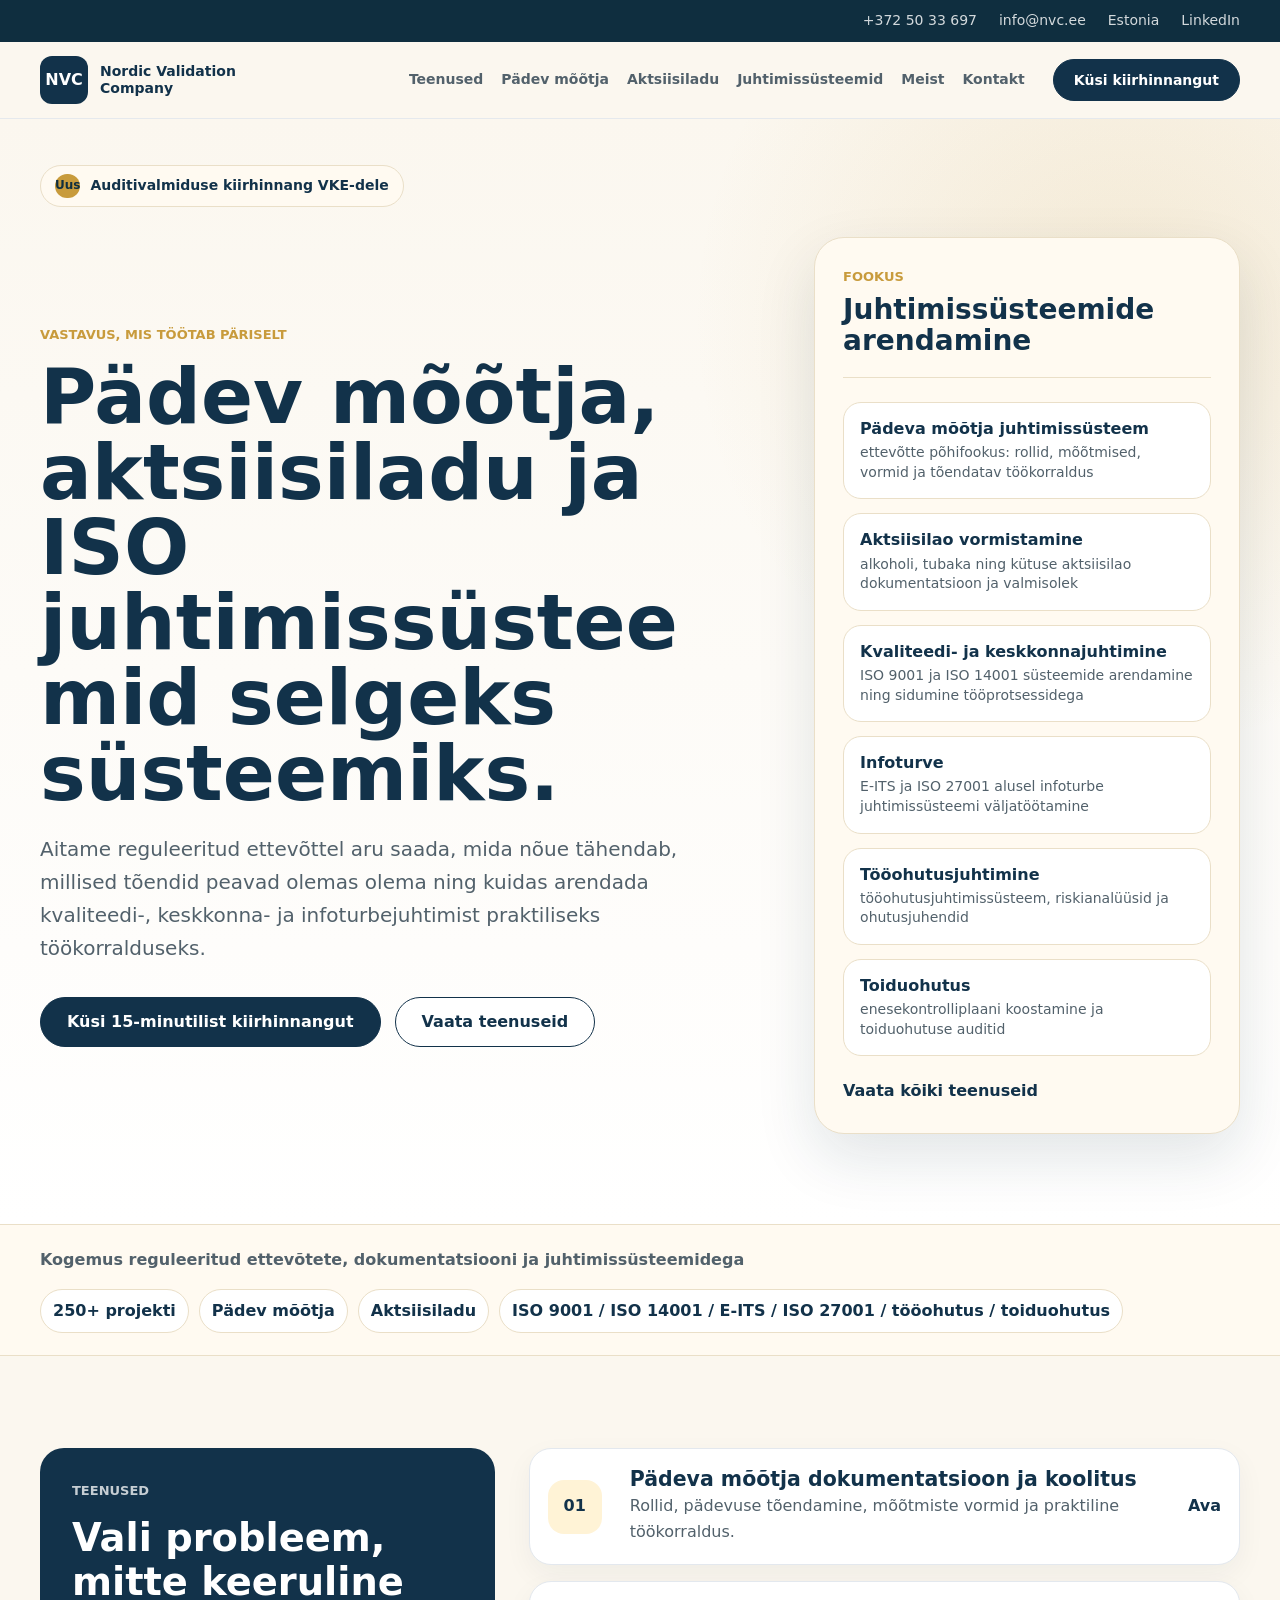
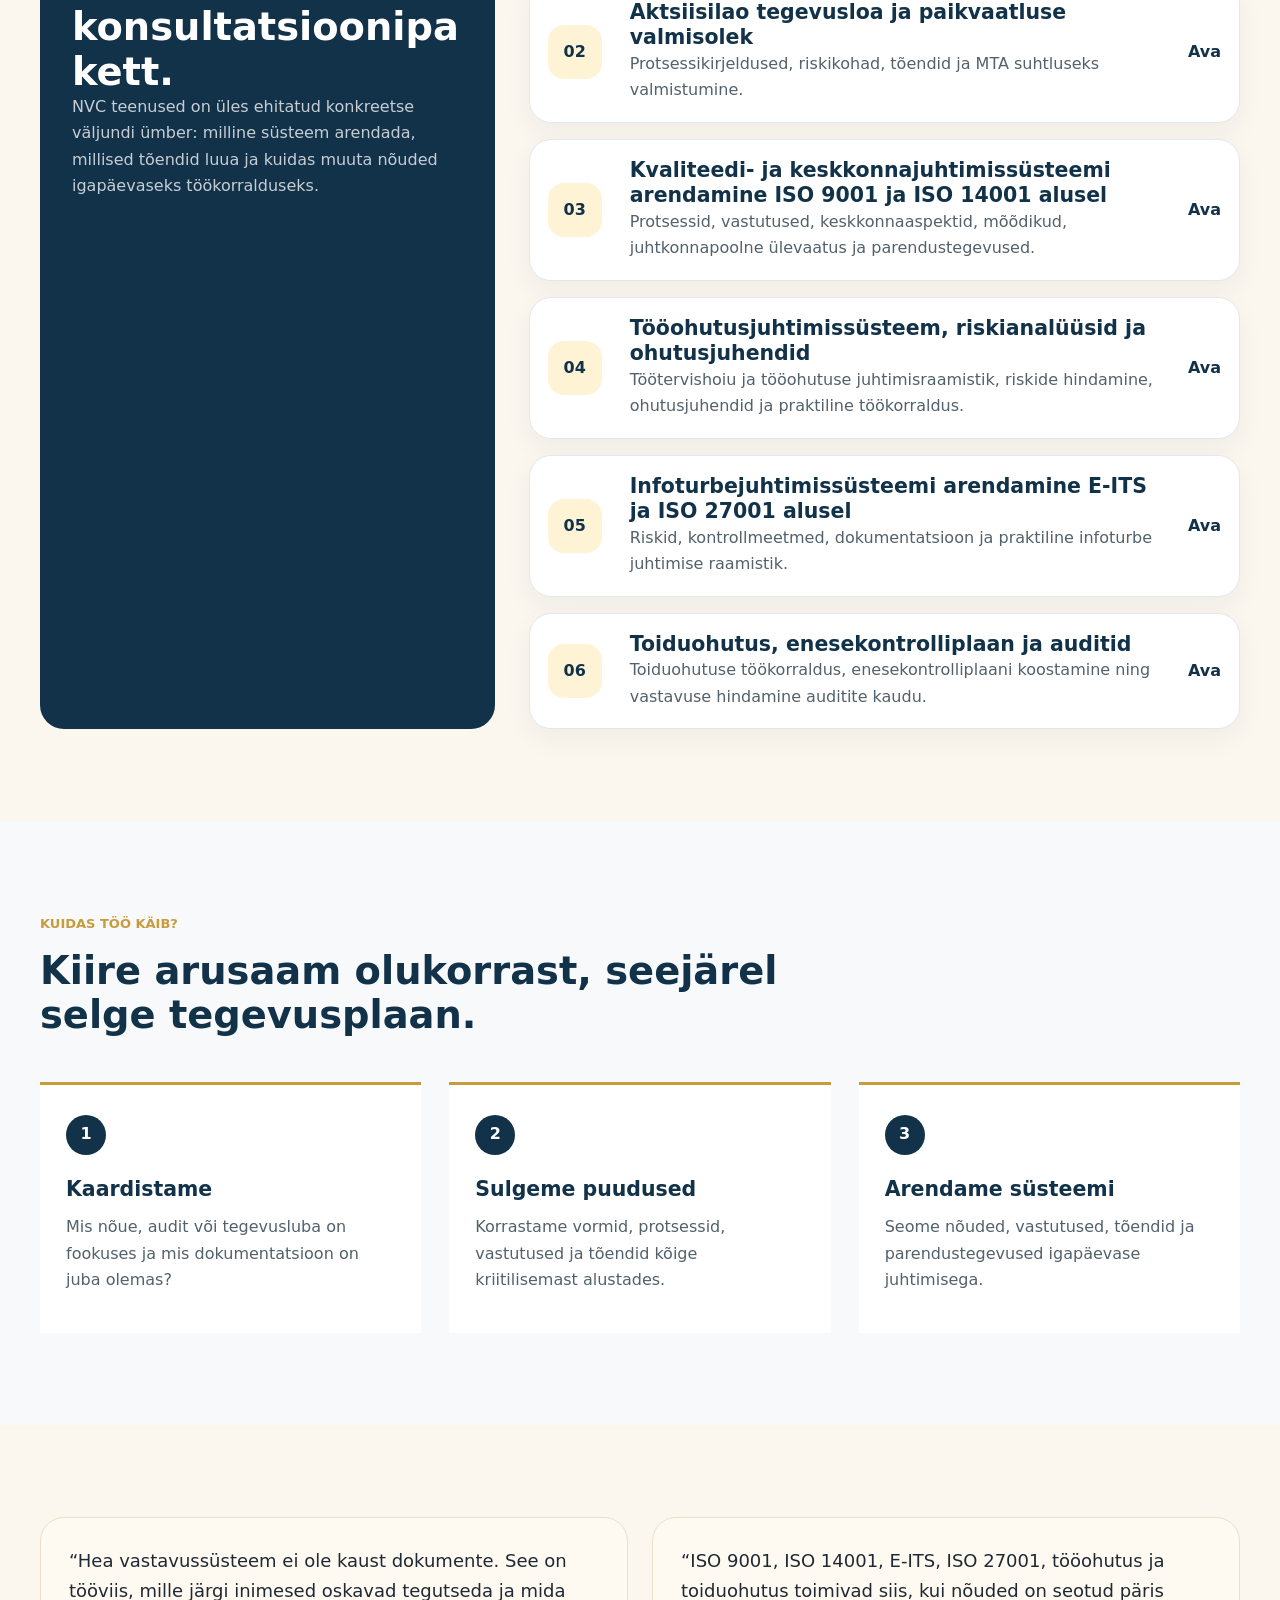
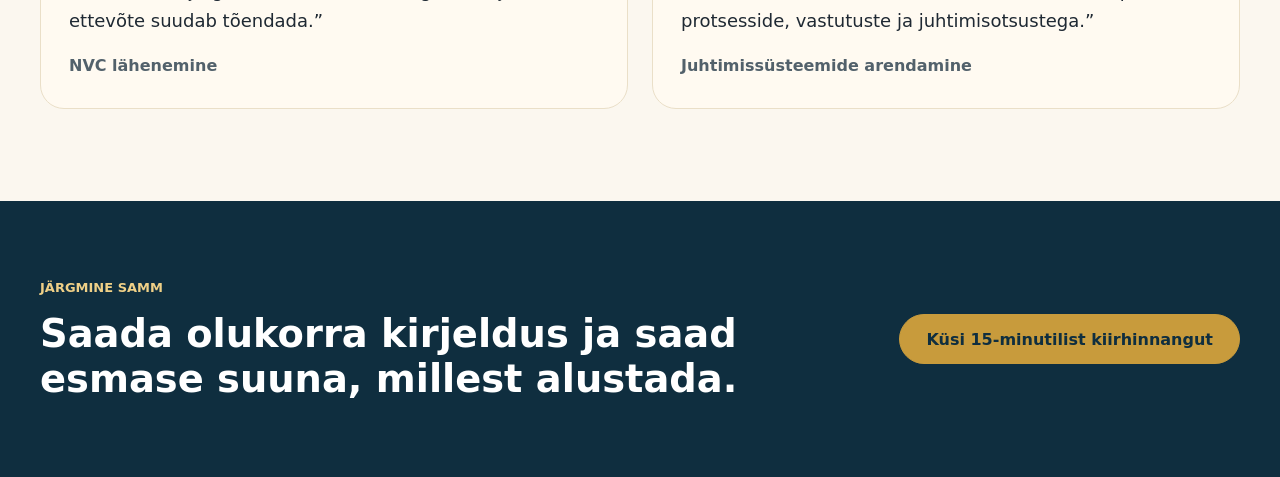
<file: index.html>
<!doctype html>
<html lang="et">
  <head>
    <meta charset="utf-8">
    <meta name="viewport" content="width=device-width, initial-scale=1">
    <title>NVC – Auditivalmiduse partner</title>
    <meta name="description" content="NVC aitab VKE-del arendada pädeva mõõtja, aktsiisilao, ISO 9001, ISO 14001, E-ITS, ISO 27001, tööohutuse ja toiduohutuse süsteeme.">
    <link rel="stylesheet" href="nvc-homepage.css">
  </head>
  <body class="ts-page">
<a class="skip-link" href="#main">Liigu sisuni</a>
    <div class="topbar">
      <div class="container topbar__inner">
        <a href="tel:+3725033697">+372 50 33 697</a>
        <a href="mailto:info@nvc.ee">info@nvc.ee</a>
        <span>Estonia</span>
        <a href="https://ee.linkedin.com/company/nordicvalidationcompany">LinkedIn</a>
      </div>
    </div>

    <header class="site-header ts-header">
      <div class="container header__inner">
        <a class="brand" href="index.html" aria-label="NVC avaleht">
          <span class="brand__mark">NVC</span>
          <span class="brand__text">Nordic Validation Company</span>
        </a>
        <button class="nav-button" type="button" aria-expanded="false" aria-controls="main-nav" aria-label="Ava menüü" hidden><span aria-hidden="true"></span><span aria-hidden="true"></span><span aria-hidden="true"></span></button>
        <nav id="main-nav" class="main-nav" aria-label="Põhimenüü">
          <a href="teenused.html">Teenused</a>
          <a href="padev-mootja.html">Pädev mõõtja</a>
          <a href="aktsiisiladu.html">Aktsiisiladu</a>
          <a href="iso-juhtimissusteemid.html">Juhtimissüsteemid</a>
          <a href="meist.html">Meist</a>
          <a href="kontakt.html">Kontakt</a>
        <a class="button nav-cta" href="kontakt.html#contact-form">Küsi kiirhinnangut</a></nav>
        <a class="button button--small" href="kontakt.html">Küsi kiirhinnangut</a>
      </div>
    </header>

    <main id="main">
      <section class="ts-hero">
        <div class="container">
          <div class="announcement-pill"><span>Uus</span> Auditivalmiduse kiirhinnang VKE-dele</div>
          <div class="ts-hero__grid">
            <div>
              <p class="eyebrow">Vastavus, mis töötab päriselt</p>
              <h1>Pädev mõõtja, aktsiisiladu ja ISO juhtimissüsteemid selgeks süsteemiks.</h1>
              <p class="ts-hero__lead">
                Aitame reguleeritud ettevõttel aru saada, mida nõue tähendab, millised tõendid peavad olemas olema
                ning kuidas arendada kvaliteedi-, keskkonna- ja infoturbejuhtimist praktiliseks töökorralduseks.
              </p>
              <div class="hero__actions">
                <a class="button" href="kontakt.html">Küsi 15-minutilist kiirhinnangut</a>
                <a class="button button--secondary" href="teenused.html">Vaata teenuseid</a>
              </div>
            </div>

            <aside class="hero-summary" aria-label="NVC teenuste kokkuvõte">
              <div class="hero-summary__top">
                <span>Fookus</span>
                <strong>Juhtimissüsteemide arendamine</strong>
              </div>
              <div class="hero-summary__list">
                <div>
                  <b>Pädeva mõõtja juhtimissüsteem</b>
                  <span>ettevõtte põhifookus: rollid, mõõtmised, vormid ja tõendatav töökorraldus</span>
                </div>
                <div>
                  <b>Aktsiisilao vormistamine</b>
                  <span>alkoholi, tubaka ning kütuse aktsiisilao dokumentatsioon ja valmisolek</span>
                </div>
                <div>
                  <b>Kvaliteedi- ja keskkonnajuhtimine</b>
                  <span>ISO 9001 ja ISO 14001 süsteemide arendamine ning sidumine tööprotsessidega</span>
                </div>
                <div>
                  <b>Infoturve</b>
                  <span>E-ITS ja ISO 27001 alusel infoturbe juhtimissüsteemi väljatöötamine</span>
                </div>
                <div>
                  <b>Tööohutusjuhtimine</b>
                  <span>tööohutusjuhtimissüsteem, riskianalüüsid ja ohutusjuhendid</span>
                </div>
                <div>
                  <b>Toiduohutus</b>
                  <span>enesekontrolliplaani koostamine ja toiduohutuse auditid</span>
                </div>
              </div>
              <a href="teenused.html">Vaata kõiki teenuseid</a>
            </aside>
          </div>
        </div>
      </section>

      <section class="ts-band">
        <div class="container ts-band__inner">
          <span>Kogemus reguleeritud ettevõtete, dokumentatsiooni ja juhtimissüsteemidega</span>
          <div class="ts-band__chips">
            <span>250+ projekti</span>
            <span>Pädev mõõtja</span>
            <span>Aktsiisiladu</span>
            <span>ISO 9001 / ISO 14001 / E-ITS / ISO 27001 / tööohutus / toiduohutus</span>
          </div>
        </div>
      </section>

      <section class="section">
        <div class="container ts-product">
          <div class="ts-product__intro">
            <p class="eyebrow eyebrow--light">Teenused</p>
            <h2>Vali probleem, mitte keeruline konsultatsioonipakett.</h2>
            <p>NVC teenused on üles ehitatud konkreetse väljundi ümber: milline süsteem arendada, millised tõendid luua ja kuidas muuta nõuded igapäevaseks töökorralduseks.</p>
          </div>

          <div class="ts-stack">
            <article class="ts-stack-card">
              <strong>01</strong>
              <div>
                <h3>Pädeva mõõtja dokumentatsioon ja koolitus</h3>
                <p>Rollid, pädevuse tõendamine, mõõtmiste vormid ja praktiline töökorraldus.</p>
              </div>
              <a href="padev-mootja.html">Ava</a>
            </article>
            <article class="ts-stack-card">
              <strong>02</strong>
              <div>
                <h3>Aktsiisilao tegevusloa ja paikvaatluse valmisolek</h3>
                <p>Protsessikirjeldused, riskikohad, tõendid ja MTA suhtluseks valmistumine.</p>
              </div>
              <a href="aktsiisiladu.html">Ava</a>
            </article>
            <article class="ts-stack-card">
              <strong>03</strong>
              <div>
                <h3>Kvaliteedi- ja keskkonnajuhtimissüsteemi arendamine ISO 9001 ja ISO 14001 alusel</h3>
                <p>Protsessid, vastutused, keskkonnaaspektid, mõõdikud, juhtkonnapoolne ülevaatus ja parendustegevused.</p>
              </div>
              <a href="iso-juhtimissusteemid.html">Ava</a>
            </article>
            <article class="ts-stack-card">
              <strong>04</strong>
              <div>
                <h3>Tööohutusjuhtimissüsteem, riskianalüüsid ja ohutusjuhendid</h3>
                <p>Töötervishoiu ja tööohutuse juhtimisraamistik, riskide hindamine, ohutusjuhendid ja praktiline töökorraldus.</p>
              </div>
              <a href="iso-juhtimissusteemid.html">Ava</a>
            </article>
            <article class="ts-stack-card">
              <strong>05</strong>
              <div>
                <h3>Infoturbejuhtimissüsteemi arendamine E-ITS ja ISO 27001 alusel</h3>
                <p>Riskid, kontrollmeetmed, dokumentatsioon ja praktiline infoturbe juhtimise raamistik.</p>
              </div>
              <a href="iso-juhtimissusteemid.html">Ava</a>
            </article>
            <article class="ts-stack-card">
              <strong>06</strong>
              <div>
                <h3>Toiduohutus, enesekontrolliplaan ja auditid</h3>
                <p>Toiduohutuse töökorraldus, enesekontrolliplaani koostamine ning vastavuse hindamine auditite kaudu.</p>
              </div>
              <a href="iso-juhtimissusteemid.html">Ava</a>
            </article>
          </div>
        </div>
      </section>

      <section class="section section--soft">
        <div class="container">
          <div class="section-heading">
            <p class="eyebrow">Kuidas töö käib?</p>
            <h2>Kiire arusaam olukorrast, seejärel selge tegevusplaan.</h2>
          </div>
          <div class="process-grid">
            <article class="process-step"><span>1</span><h3>Kaardistame</h3><p>Mis nõue, audit või tegevusluba on fookuses ja mis dokumentatsioon on juba olemas?</p></article>
            <article class="process-step"><span>2</span><h3>Sulgeme puudused</h3><p>Korrastame vormid, protsessid, vastutused ja tõendid kõige kriitilisemast alustades.</p></article>
            <article class="process-step"><span>3</span><h3>Arendame süsteemi</h3><p>Seome nõuded, vastutused, tõendid ja parendustegevused igapäevase juhtimisega.</p></article>
          </div>
        </div>
      </section>

      <section class="section">
        <div class="container ts-quote-grid">
          <article class="ts-quote">
            <p>“Hea vastavussüsteem ei ole kaust dokumente. See on tööviis, mille järgi inimesed oskavad tegutseda ja mida ettevõte suudab tõendada.”</p>
            <span>NVC lähenemine</span>
          </article>
          <article class="ts-quote">
            <p>“ISO 9001, ISO 14001, E-ITS, ISO 27001, tööohutus ja toiduohutus toimivad siis, kui nõuded on seotud päris protsesside, vastutuste ja juhtimisotsustega.”</p>
            <span>Juhtimissüsteemide arendamine</span>
          </article>
        </div>
      </section>

      <section class="cta">
        <div class="container cta__inner">
          <div>
            <p class="eyebrow eyebrow--light">Järgmine samm</p>
            <h2>Saada olukorra kirjeldus ja saad esmase suuna, millest alustada.</h2>
          </div>
          <a class="button button--accent" href="kontakt.html">Küsi 15-minutilist kiirhinnangut</a>
        </div>
      </section>
    </main>
  <script src="navigation.js" defer></script>
</body>
</html>
</file>
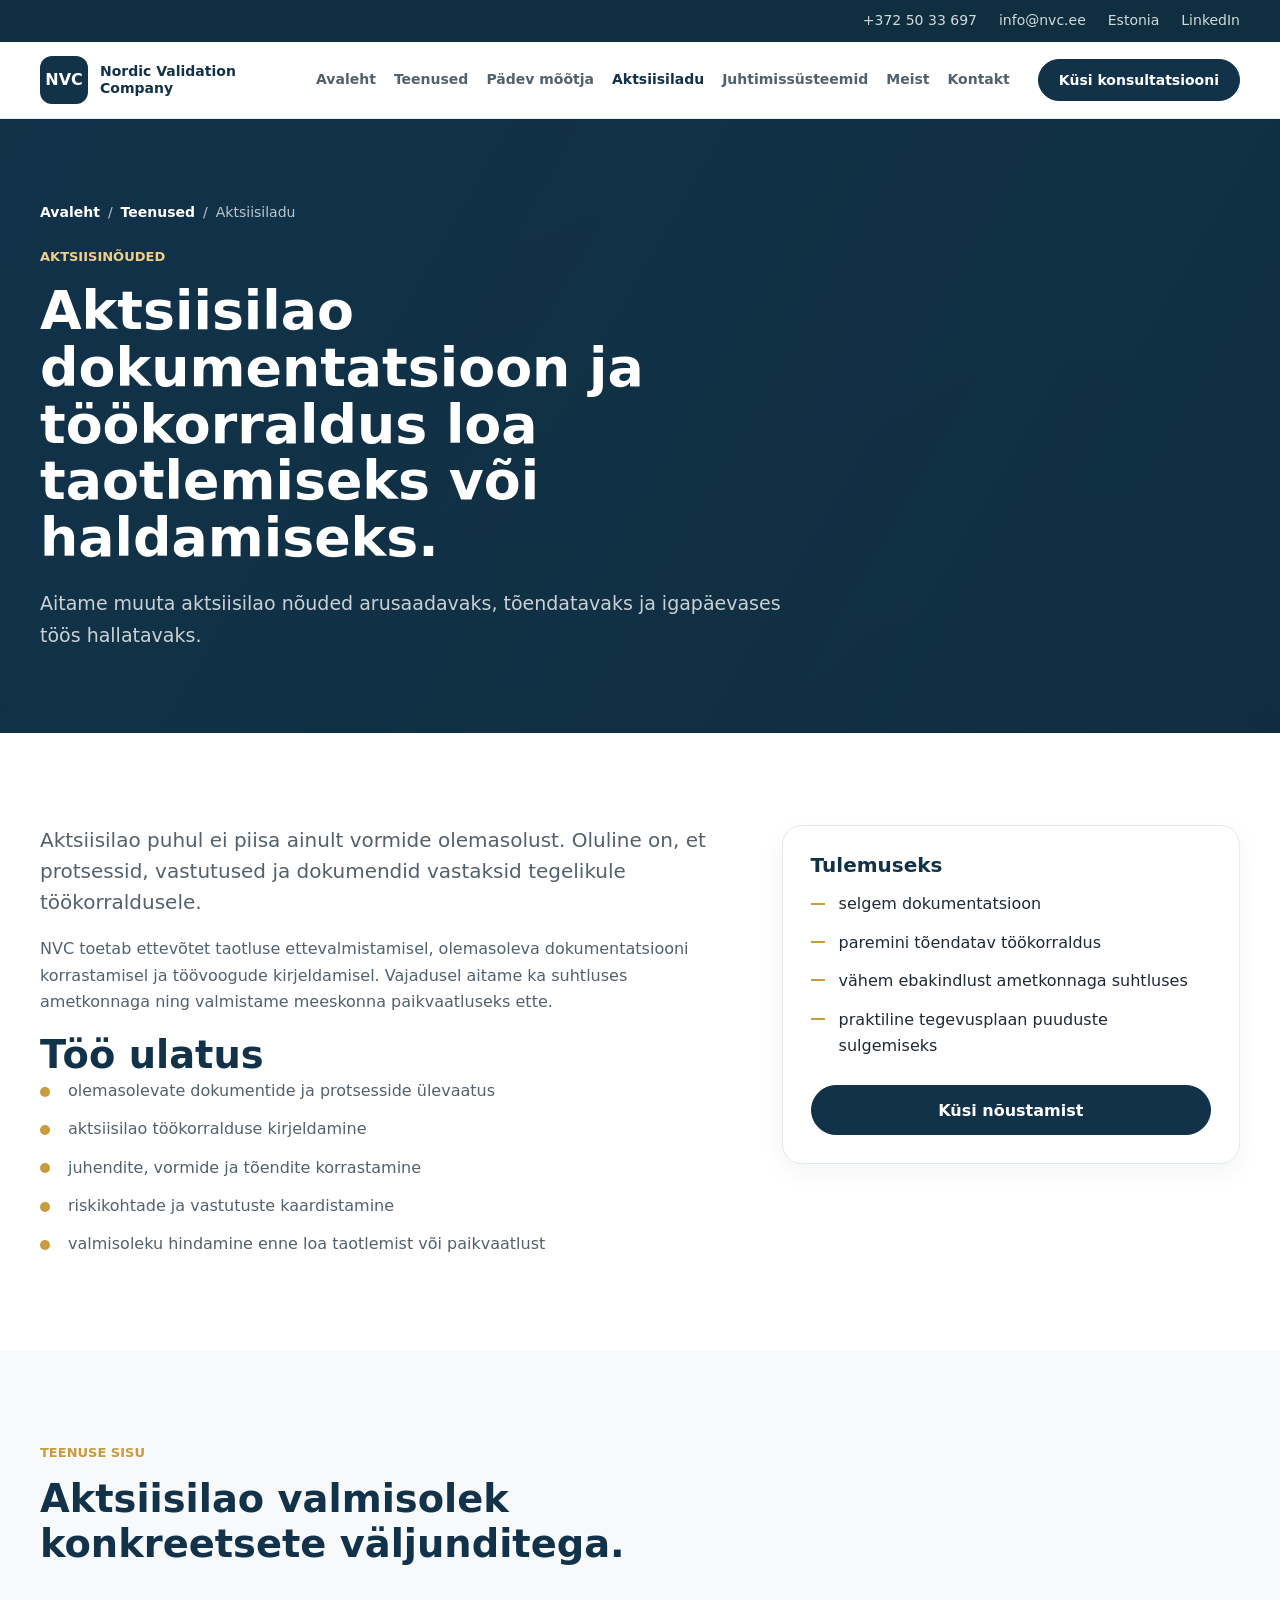
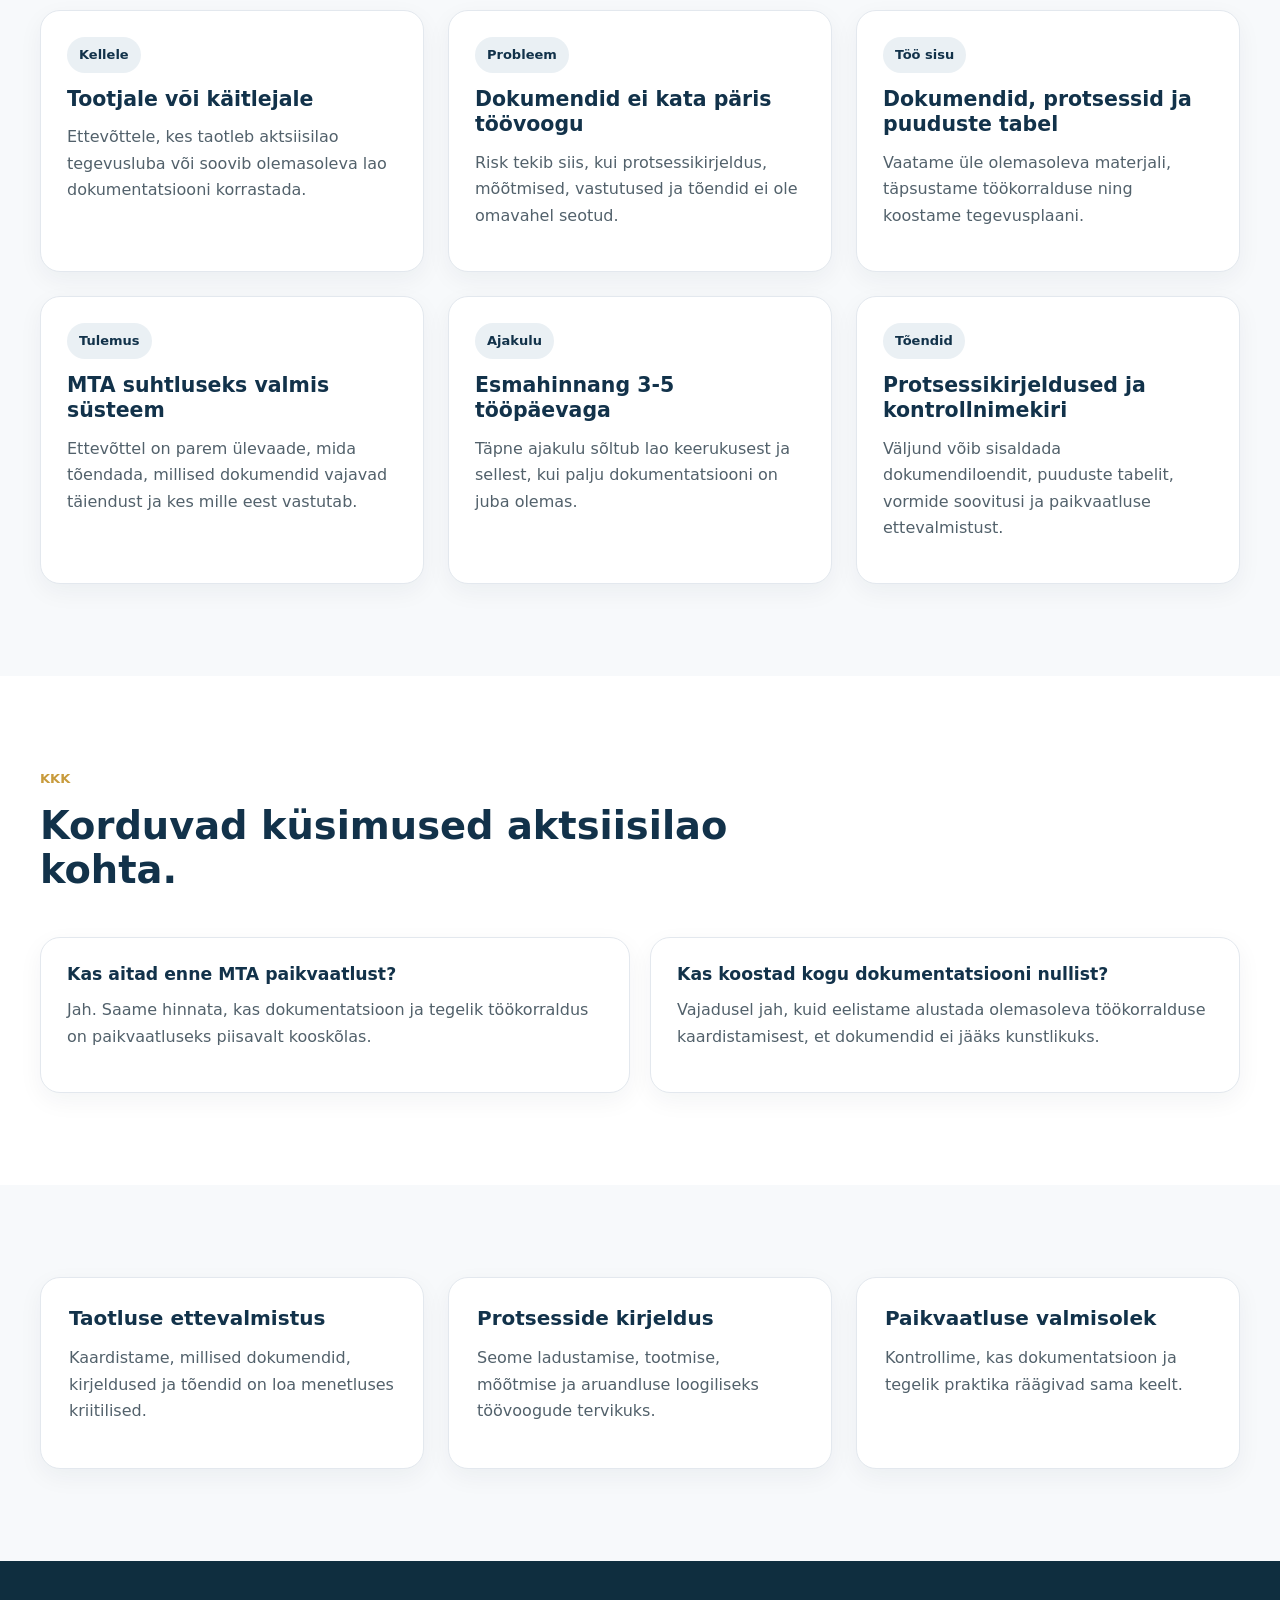
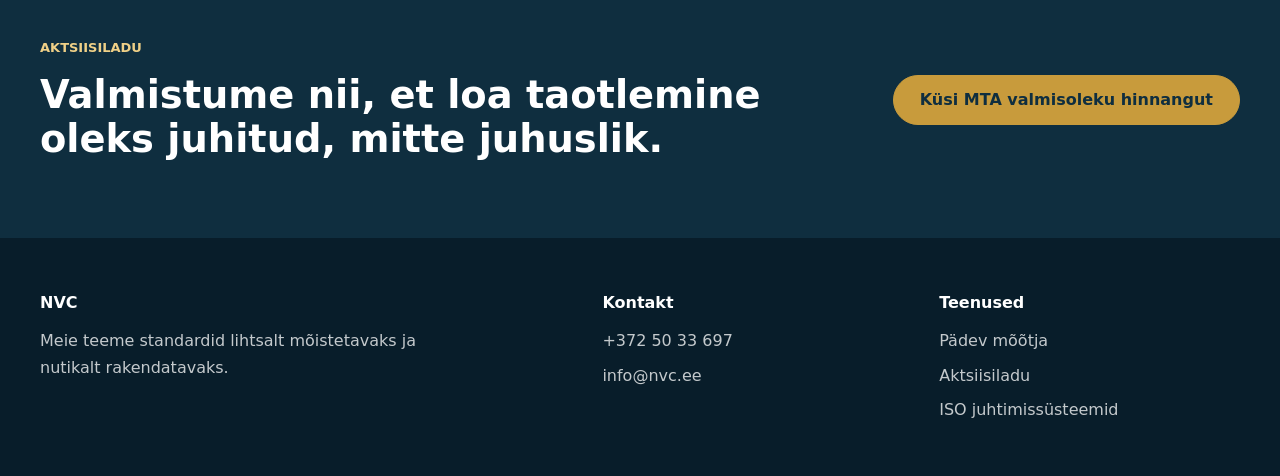
<file: aktsiisiladu.html>
<!doctype html>
<html lang="et">
  <head><meta charset="utf-8"><meta name="viewport" content="width=device-width, initial-scale=1"><title>Aktsiisiladu - NVC</title><meta name="description" content="Aktsiisilao loa ja dokumentatsiooni nõustamine reguleeritud ettevõtetele."><link rel="stylesheet" href="nvc-homepage.css"></head>
  <body>
    <a class="skip-link" href="#main">Liigu sisuni</a>
    <div class="topbar"><div class="container topbar__inner"><a href="tel:+3725033697">+372 50 33 697</a><a href="mailto:info@nvc.ee">info@nvc.ee</a><span>Estonia</span><a href="https://ee.linkedin.com/company/nordicvalidationcompany">LinkedIn</a></div></div>
    <header class="site-header"><div class="container header__inner"><a class="brand" href="index.html" aria-label="NVC avaleht"><span class="brand__mark">NVC</span><span class="brand__text">Nordic Validation Company</span></a><button class="nav-button" type="button" aria-expanded="false" aria-controls="main-nav" aria-label="Ava menüü" hidden><span aria-hidden="true"></span><span aria-hidden="true"></span><span aria-hidden="true"></span></button><nav id="main-nav" class="main-nav" aria-label="Põhimenüü"><a href="index.html">Avaleht</a><a href="teenused.html">Teenused</a><a href="padev-mootja.html">Pädev mõõtja</a><a class="active-nav" href="aktsiisiladu.html">Aktsiisiladu</a><a href="iso-juhtimissusteemid.html">Juhtimissüsteemid</a><a href="meist.html">Meist</a><a href="kontakt.html">Kontakt</a><a class="button nav-cta" href="kontakt.html#contact-form">Küsi kiirhinnangut</a></nav><a class="button button--small" href="kontakt.html">Küsi konsultatsiooni</a></div></header>
    <main id="main">
      <section class="page-hero"><div class="container"><div class="breadcrumb"><a href="index.html">Avaleht</a><span>/</span><a href="teenused.html">Teenused</a><span>/</span><span>Aktsiisiladu</span></div><p class="eyebrow eyebrow--light">Aktsiisinõuded</p><h1>Aktsiisilao dokumentatsioon ja töökorraldus loa taotlemiseks või haldamiseks.</h1><p class="page-hero__lead">Aitame muuta aktsiisilao nõuded arusaadavaks, tõendatavaks ja igapäevases töös hallatavaks.</p></div></section>
      <section class="section"><div class="container content-grid"><div class="rich-text"><p class="lead-text">Aktsiisilao puhul ei piisa ainult vormide olemasolust. Oluline on, et protsessid, vastutused ja dokumendid vastaksid tegelikule töökorraldusele.</p><p>NVC toetab ettevõtet taotluse ettevalmistamisel, olemasoleva dokumentatsiooni korrastamisel ja töövoogude kirjeldamisel. Vajadusel aitame ka suhtluses ametkonnaga ning valmistame meeskonna paikvaatluseks ette.</p><h2>Töö ulatus</h2><ul class="check-list"><li>olemasolevate dokumentide ja protsesside ülevaatus</li><li>aktsiisilao töökorralduse kirjeldamine</li><li>juhendite, vormide ja tõendite korrastamine</li><li>riskikohtade ja vastutuste kaardistamine</li><li>valmisoleku hindamine enne loa taotlemist või paikvaatlust</li></ul></div><aside class="side-panel"><h2>Tulemuseks</h2><ul class="plain-list"><li>selgem dokumentatsioon</li><li>paremini tõendatav töökorraldus</li><li>vähem ebakindlust ametkonnaga suhtluses</li><li>praktiline tegevusplaan puuduste sulgemiseks</li></ul><a class="button" href="kontakt.html">Küsi nõustamist</a></aside></div></section>
      <section class="section section--soft"><div class="container"><div class="section-heading"><p class="eyebrow">Teenuse sisu</p><h2>Aktsiisilao valmisolek konkreetsete väljunditega.</h2></div><div class="service-detail-grid"><article class="service-detail"><span>Kellele</span><h3>Tootjale või käitlejale</h3><p>Ettevõttele, kes taotleb aktsiisilao tegevusluba või soovib olemasoleva lao dokumentatsiooni korrastada.</p></article><article class="service-detail"><span>Probleem</span><h3>Dokumendid ei kata päris töövoogu</h3><p>Risk tekib siis, kui protsessikirjeldus, mõõtmised, vastutused ja tõendid ei ole omavahel seotud.</p></article><article class="service-detail"><span>Töö sisu</span><h3>Dokumendid, protsessid ja puuduste tabel</h3><p>Vaatame üle olemasoleva materjali, täpsustame töökorralduse ning koostame tegevusplaani.</p></article><article class="service-detail"><span>Tulemus</span><h3>MTA suhtluseks valmis süsteem</h3><p>Ettevõttel on parem ülevaade, mida tõendada, millised dokumendid vajavad täiendust ja kes mille eest vastutab.</p></article><article class="service-detail"><span>Ajakulu</span><h3>Esmahinnang 3-5 tööpäevaga</h3><p>Täpne ajakulu sõltub lao keerukusest ja sellest, kui palju dokumentatsiooni on juba olemas.</p></article><article class="service-detail"><span>Tõendid</span><h3>Protsessikirjeldused ja kontrollnimekiri</h3><p>Väljund võib sisaldada dokumendiloendit, puuduste tabelit, vormide soovitusi ja paikvaatluse ettevalmistust.</p></article></div></div></section>
      <section class="section"><div class="container"><div class="section-heading"><p class="eyebrow">KKK</p><h2>Korduvad küsimused aktsiisilao kohta.</h2></div><div class="faq-grid"><article class="faq-item"><h3>Kas aitad enne MTA paikvaatlust?</h3><p>Jah. Saame hinnata, kas dokumentatsioon ja tegelik töökorraldus on paikvaatluseks piisavalt kooskõlas.</p></article><article class="faq-item"><h3>Kas koostad kogu dokumentatsiooni nullist?</h3><p>Vajadusel jah, kuid eelistame alustada olemasoleva töökorralduse kaardistamisest, et dokumendid ei jääks kunstlikuks.</p></article></div></div></section>
      <section class="section section--soft"><div class="container detail-grid"><article class="info-card"><h3>Taotluse ettevalmistus</h3><p>Kaardistame, millised dokumendid, kirjeldused ja tõendid on loa menetluses kriitilised.</p></article><article class="info-card"><h3>Protsesside kirjeldus</h3><p>Seome ladustamise, tootmise, mõõtmise ja aruandluse loogiliseks töövoogude tervikuks.</p></article><article class="info-card"><h3>Paikvaatluse valmisolek</h3><p>Kontrollime, kas dokumentatsioon ja tegelik praktika räägivad sama keelt.</p></article></div></section>
      <section class="cta"><div class="container cta__inner"><div><p class="eyebrow eyebrow--light">Aktsiisiladu</p><h2>Valmistume nii, et loa taotlemine oleks juhitud, mitte juhuslik.</h2></div><a class="button button--accent" href="kontakt.html">Küsi MTA valmisoleku hinnangut</a></div></section>
    </main>
    <footer class="footer"><div class="container footer__grid"><div><strong>NVC</strong><p>Meie teeme standardid lihtsalt mõistetavaks ja nutikalt rakendatavaks.</p></div><div><span>Kontakt</span><a href="tel:+3725033697">+372 50 33 697</a><a href="mailto:info@nvc.ee">info@nvc.ee</a></div><div><span>Teenused</span><a href="padev-mootja.html">Pädev mõõtja</a><a href="aktsiisiladu.html">Aktsiisiladu</a><a href="iso-juhtimissusteemid.html">ISO juhtimissüsteemid</a></div></div></footer>
  <script src="navigation.js" defer></script>
</body>
</html>
</file>
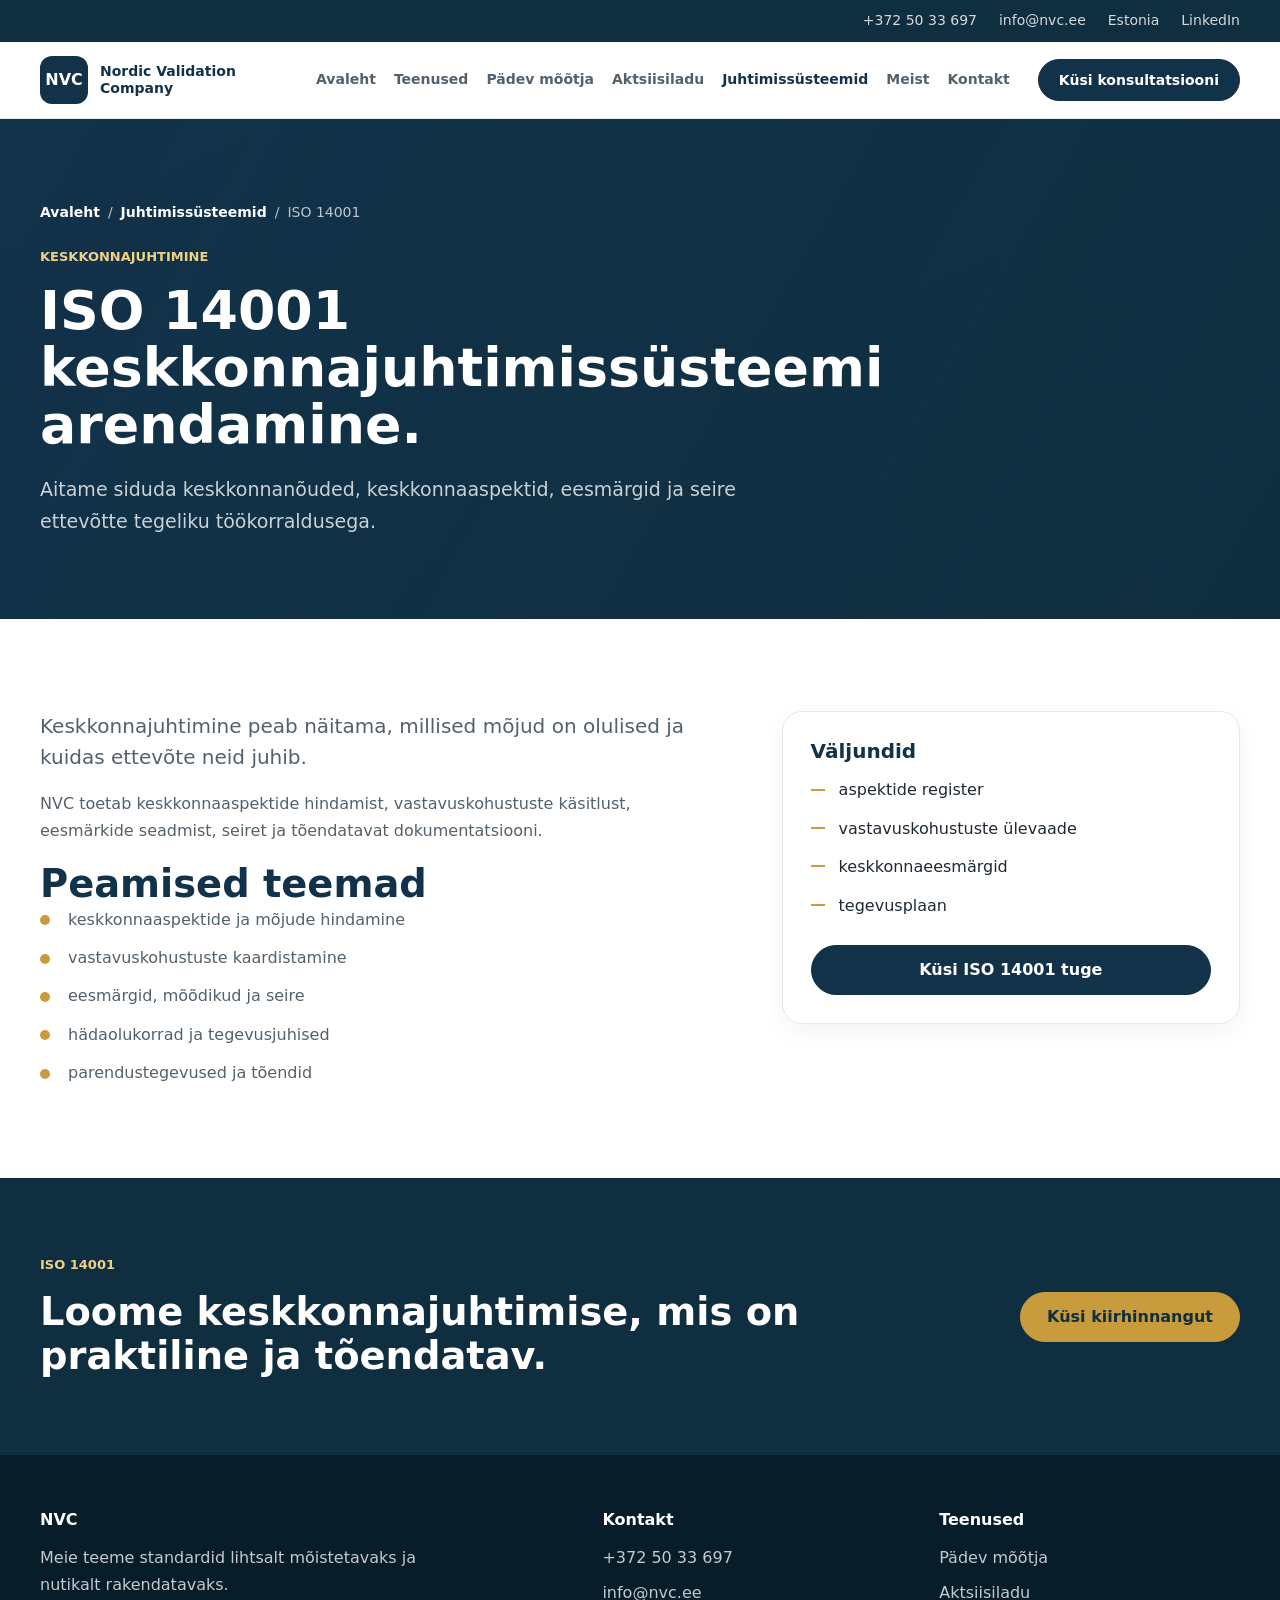
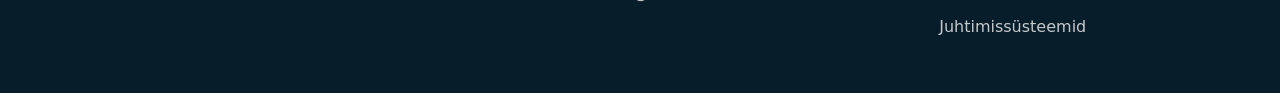
<file: iso-14001.html>
<!doctype html>
<html lang="et">
  <head><meta charset="utf-8"><meta name="viewport" content="width=device-width, initial-scale=1"><title>ISO 14001 keskkonnajuhtimine - NVC</title><meta name="description" content="ISO 14001 keskkonnajuhtimissüsteemi arendamine, keskkonnaaspektid, vastavuskohustused ja eesmärgid."><link rel="stylesheet" href="nvc-homepage.css"></head>
  <body>
    <a class="skip-link" href="#main">Liigu sisuni</a>
    <div class="topbar"><div class="container topbar__inner"><a href="tel:+3725033697">+372 50 33 697</a><a href="mailto:info@nvc.ee">info@nvc.ee</a><span>Estonia</span><a href="https://ee.linkedin.com/company/nordicvalidationcompany">LinkedIn</a></div></div>
    <header class="site-header"><div class="container header__inner"><a class="brand" href="index.html" aria-label="NVC avaleht"><span class="brand__mark">NVC</span><span class="brand__text">Nordic Validation Company</span></a><button class="nav-button" type="button" aria-expanded="false" aria-controls="main-nav" aria-label="Ava menüü" hidden><span aria-hidden="true"></span><span aria-hidden="true"></span><span aria-hidden="true"></span></button><nav id="main-nav" class="main-nav" aria-label="Põhimenüü"><a href="index.html">Avaleht</a><a href="teenused.html">Teenused</a><a href="padev-mootja.html">Pädev mõõtja</a><a href="aktsiisiladu.html">Aktsiisiladu</a><a class="active-nav" href="iso-juhtimissusteemid.html">Juhtimissüsteemid</a><a href="meist.html">Meist</a><a href="kontakt.html">Kontakt</a><a class="button nav-cta" href="kontakt.html#contact-form">Küsi kiirhinnangut</a></nav><a class="button button--small" href="kontakt.html">Küsi konsultatsiooni</a></div></header>
    <main id="main">
      <section class="page-hero"><div class="container"><div class="breadcrumb"><a href="index.html">Avaleht</a><span>/</span><a href="iso-juhtimissusteemid.html">Juhtimissüsteemid</a><span>/</span><span>ISO 14001</span></div><p class="eyebrow eyebrow--light">Keskkonnajuhtimine</p><h1>ISO 14001 keskkonnajuhtimissüsteemi arendamine.</h1><p class="page-hero__lead">Aitame siduda keskkonnanõuded, keskkonnaaspektid, eesmärgid ja seire ettevõtte tegeliku töökorraldusega.</p></div></section>
      <section class="section"><div class="container content-grid"><div class="rich-text"><p class="lead-text">Keskkonnajuhtimine peab näitama, millised mõjud on olulised ja kuidas ettevõte neid juhib.</p><p>NVC toetab keskkonnaaspektide hindamist, vastavuskohustuste käsitlust, eesmärkide seadmist, seiret ja tõendatavat dokumentatsiooni.</p><h2>Peamised teemad</h2><ul class="check-list"><li>keskkonnaaspektide ja mõjude hindamine</li><li>vastavuskohustuste kaardistamine</li><li>eesmärgid, mõõdikud ja seire</li><li>hädaolukorrad ja tegevusjuhised</li><li>parendustegevused ja tõendid</li></ul></div><aside class="side-panel"><h2>Väljundid</h2><ul class="plain-list"><li>aspektide register</li><li>vastavuskohustuste ülevaade</li><li>keskkonnaeesmärgid</li><li>tegevusplaan</li></ul><a class="button" href="kontakt.html">Küsi ISO 14001 tuge</a></aside></div></section>
      <section class="cta"><div class="container cta__inner"><div><p class="eyebrow eyebrow--light">ISO 14001</p><h2>Loome keskkonnajuhtimise, mis on praktiline ja tõendatav.</h2></div><a class="button button--accent" href="kontakt.html">Küsi kiirhinnangut</a></div></section>
    </main>
    <footer class="footer"><div class="container footer__grid"><div><strong>NVC</strong><p>Meie teeme standardid lihtsalt mõistetavaks ja nutikalt rakendatavaks.</p></div><div><span>Kontakt</span><a href="tel:+3725033697">+372 50 33 697</a><a href="mailto:info@nvc.ee">info@nvc.ee</a></div><div><span>Teenused</span><a href="padev-mootja.html">Pädev mõõtja</a><a href="aktsiisiladu.html">Aktsiisiladu</a><a href="iso-juhtimissusteemid.html">Juhtimissüsteemid</a></div></div></footer>
  <script src="navigation.js" defer></script>
</body>
</html>
</file>
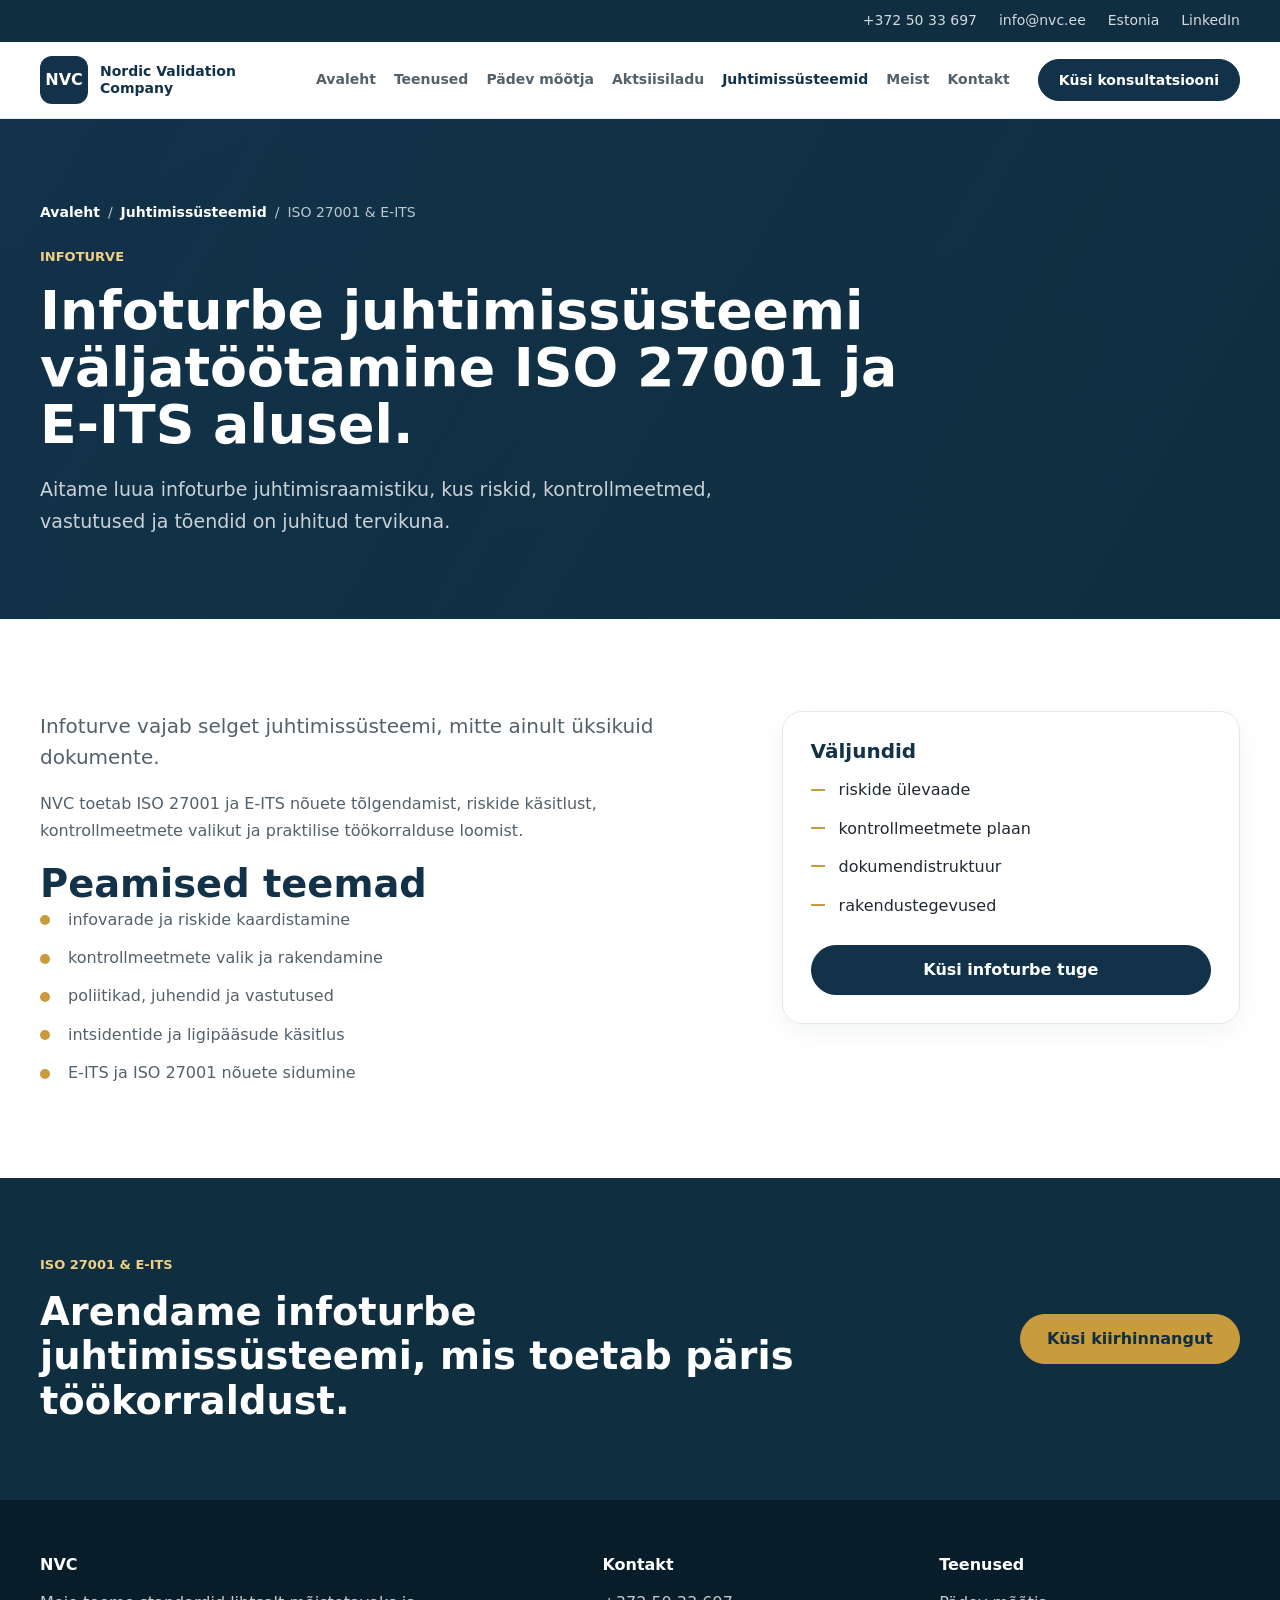
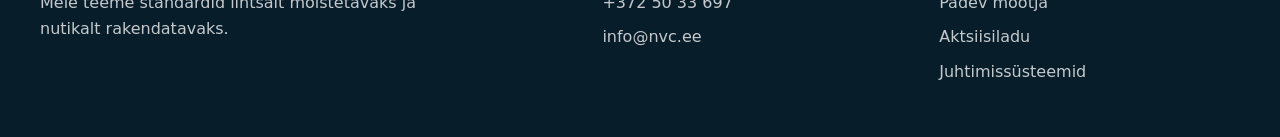
<file: iso-27001-e-its.html>
<!doctype html>
<html lang="et">
  <head><meta charset="utf-8"><meta name="viewport" content="width=device-width, initial-scale=1"><title>ISO 27001 ja E-ITS infoturve - NVC</title><meta name="description" content="Infoturbe juhtimissüsteemi väljatöötamine ISO 27001 ja E-ITS alusel."><link rel="stylesheet" href="nvc-homepage.css"></head>
  <body>
    <a class="skip-link" href="#main">Liigu sisuni</a>
    <div class="topbar"><div class="container topbar__inner"><a href="tel:+3725033697">+372 50 33 697</a><a href="mailto:info@nvc.ee">info@nvc.ee</a><span>Estonia</span><a href="https://ee.linkedin.com/company/nordicvalidationcompany">LinkedIn</a></div></div>
    <header class="site-header"><div class="container header__inner"><a class="brand" href="index.html" aria-label="NVC avaleht"><span class="brand__mark">NVC</span><span class="brand__text">Nordic Validation Company</span></a><button class="nav-button" type="button" aria-expanded="false" aria-controls="main-nav" aria-label="Ava menüü" hidden><span aria-hidden="true"></span><span aria-hidden="true"></span><span aria-hidden="true"></span></button><nav id="main-nav" class="main-nav" aria-label="Põhimenüü"><a href="index.html">Avaleht</a><a href="teenused.html">Teenused</a><a href="padev-mootja.html">Pädev mõõtja</a><a href="aktsiisiladu.html">Aktsiisiladu</a><a class="active-nav" href="iso-juhtimissusteemid.html">Juhtimissüsteemid</a><a href="meist.html">Meist</a><a href="kontakt.html">Kontakt</a><a class="button nav-cta" href="kontakt.html#contact-form">Küsi kiirhinnangut</a></nav><a class="button button--small" href="kontakt.html">Küsi konsultatsiooni</a></div></header>
    <main id="main">
      <section class="page-hero"><div class="container"><div class="breadcrumb"><a href="index.html">Avaleht</a><span>/</span><a href="iso-juhtimissusteemid.html">Juhtimissüsteemid</a><span>/</span><span>ISO 27001 & E-ITS</span></div><p class="eyebrow eyebrow--light">Infoturve</p><h1>Infoturbe juhtimissüsteemi väljatöötamine ISO 27001 ja E-ITS alusel.</h1><p class="page-hero__lead">Aitame luua infoturbe juhtimisraamistiku, kus riskid, kontrollmeetmed, vastutused ja tõendid on juhitud tervikuna.</p></div></section>
      <section class="section"><div class="container content-grid"><div class="rich-text"><p class="lead-text">Infoturve vajab selget juhtimissüsteemi, mitte ainult üksikuid dokumente.</p><p>NVC toetab ISO 27001 ja E-ITS nõuete tõlgendamist, riskide käsitlust, kontrollmeetmete valikut ja praktilise töökorralduse loomist.</p><h2>Peamised teemad</h2><ul class="check-list"><li>infovarade ja riskide kaardistamine</li><li>kontrollmeetmete valik ja rakendamine</li><li>poliitikad, juhendid ja vastutused</li><li>intsidentide ja ligipääsude käsitlus</li><li>E-ITS ja ISO 27001 nõuete sidumine</li></ul></div><aside class="side-panel"><h2>Väljundid</h2><ul class="plain-list"><li>riskide ülevaade</li><li>kontrollmeetmete plaan</li><li>dokumendistruktuur</li><li>rakendustegevused</li></ul><a class="button" href="kontakt.html">Küsi infoturbe tuge</a></aside></div></section>
      <section class="cta"><div class="container cta__inner"><div><p class="eyebrow eyebrow--light">ISO 27001 & E-ITS</p><h2>Arendame infoturbe juhtimissüsteemi, mis toetab päris töökorraldust.</h2></div><a class="button button--accent" href="kontakt.html">Küsi kiirhinnangut</a></div></section>
    </main>
    <footer class="footer"><div class="container footer__grid"><div><strong>NVC</strong><p>Meie teeme standardid lihtsalt mõistetavaks ja nutikalt rakendatavaks.</p></div><div><span>Kontakt</span><a href="tel:+3725033697">+372 50 33 697</a><a href="mailto:info@nvc.ee">info@nvc.ee</a></div><div><span>Teenused</span><a href="padev-mootja.html">Pädev mõõtja</a><a href="aktsiisiladu.html">Aktsiisiladu</a><a href="iso-juhtimissusteemid.html">Juhtimissüsteemid</a></div></div></footer>
  <script src="navigation.js" defer></script>
</body>
</html>
</file>
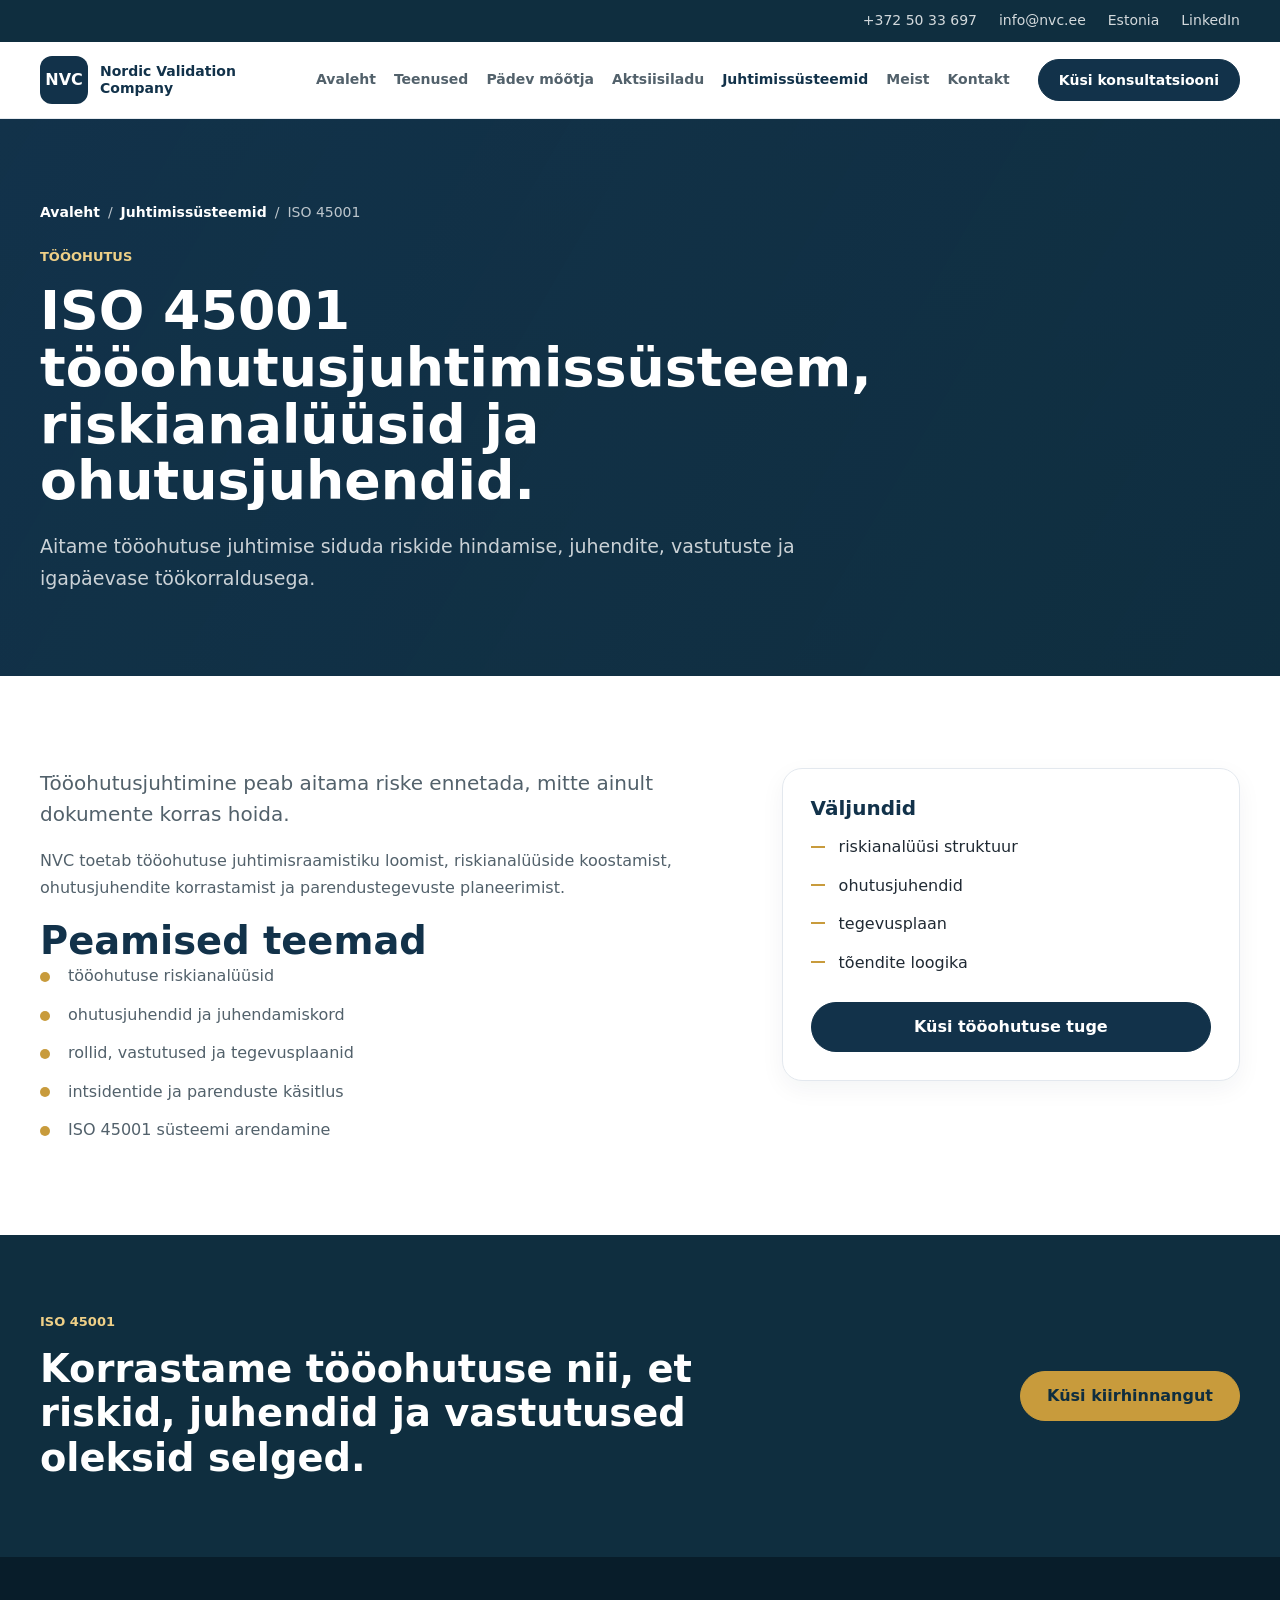
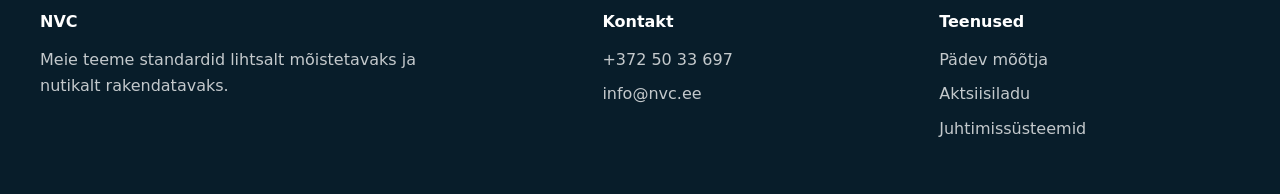
<file: iso-45001.html>
<!doctype html>
<html lang="et">
  <head><meta charset="utf-8"><meta name="viewport" content="width=device-width, initial-scale=1"><title>ISO 45001 tööohutusjuhtimine - NVC</title><meta name="description" content="ISO 45001 tööohutusjuhtimissüsteem, riskianalüüsid ja ohutusjuhendid."><link rel="stylesheet" href="nvc-homepage.css"></head>
  <body>
    <a class="skip-link" href="#main">Liigu sisuni</a>
    <div class="topbar"><div class="container topbar__inner"><a href="tel:+3725033697">+372 50 33 697</a><a href="mailto:info@nvc.ee">info@nvc.ee</a><span>Estonia</span><a href="https://ee.linkedin.com/company/nordicvalidationcompany">LinkedIn</a></div></div>
    <header class="site-header"><div class="container header__inner"><a class="brand" href="index.html" aria-label="NVC avaleht"><span class="brand__mark">NVC</span><span class="brand__text">Nordic Validation Company</span></a><button class="nav-button" type="button" aria-expanded="false" aria-controls="main-nav" aria-label="Ava menüü" hidden><span aria-hidden="true"></span><span aria-hidden="true"></span><span aria-hidden="true"></span></button><nav id="main-nav" class="main-nav" aria-label="Põhimenüü"><a href="index.html">Avaleht</a><a href="teenused.html">Teenused</a><a href="padev-mootja.html">Pädev mõõtja</a><a href="aktsiisiladu.html">Aktsiisiladu</a><a class="active-nav" href="iso-juhtimissusteemid.html">Juhtimissüsteemid</a><a href="meist.html">Meist</a><a href="kontakt.html">Kontakt</a><a class="button nav-cta" href="kontakt.html#contact-form">Küsi kiirhinnangut</a></nav><a class="button button--small" href="kontakt.html">Küsi konsultatsiooni</a></div></header>
    <main id="main">
      <section class="page-hero"><div class="container"><div class="breadcrumb"><a href="index.html">Avaleht</a><span>/</span><a href="iso-juhtimissusteemid.html">Juhtimissüsteemid</a><span>/</span><span>ISO 45001</span></div><p class="eyebrow eyebrow--light">Tööohutus</p><h1>ISO 45001 tööohutusjuhtimissüsteem, riskianalüüsid ja ohutusjuhendid.</h1><p class="page-hero__lead">Aitame tööohutuse juhtimise siduda riskide hindamise, juhendite, vastutuste ja igapäevase töökorraldusega.</p></div></section>
      <section class="section"><div class="container content-grid"><div class="rich-text"><p class="lead-text">Tööohutusjuhtimine peab aitama riske ennetada, mitte ainult dokumente korras hoida.</p><p>NVC toetab tööohutuse juhtimisraamistiku loomist, riskianalüüside koostamist, ohutusjuhendite korrastamist ja parendustegevuste planeerimist.</p><h2>Peamised teemad</h2><ul class="check-list"><li>tööohutuse riskianalüüsid</li><li>ohutusjuhendid ja juhendamiskord</li><li>rollid, vastutused ja tegevusplaanid</li><li>intsidentide ja parenduste käsitlus</li><li>ISO 45001 süsteemi arendamine</li></ul></div><aside class="side-panel"><h2>Väljundid</h2><ul class="plain-list"><li>riskianalüüsi struktuur</li><li>ohutusjuhendid</li><li>tegevusplaan</li><li>tõendite loogika</li></ul><a class="button" href="kontakt.html">Küsi tööohutuse tuge</a></aside></div></section>
      <section class="cta"><div class="container cta__inner"><div><p class="eyebrow eyebrow--light">ISO 45001</p><h2>Korrastame tööohutuse nii, et riskid, juhendid ja vastutused oleksid selged.</h2></div><a class="button button--accent" href="kontakt.html">Küsi kiirhinnangut</a></div></section>
    </main>
    <footer class="footer"><div class="container footer__grid"><div><strong>NVC</strong><p>Meie teeme standardid lihtsalt mõistetavaks ja nutikalt rakendatavaks.</p></div><div><span>Kontakt</span><a href="tel:+3725033697">+372 50 33 697</a><a href="mailto:info@nvc.ee">info@nvc.ee</a></div><div><span>Teenused</span><a href="padev-mootja.html">Pädev mõõtja</a><a href="aktsiisiladu.html">Aktsiisiladu</a><a href="iso-juhtimissusteemid.html">Juhtimissüsteemid</a></div></div></footer>
  <script src="navigation.js" defer></script>
</body>
</html>
</file>
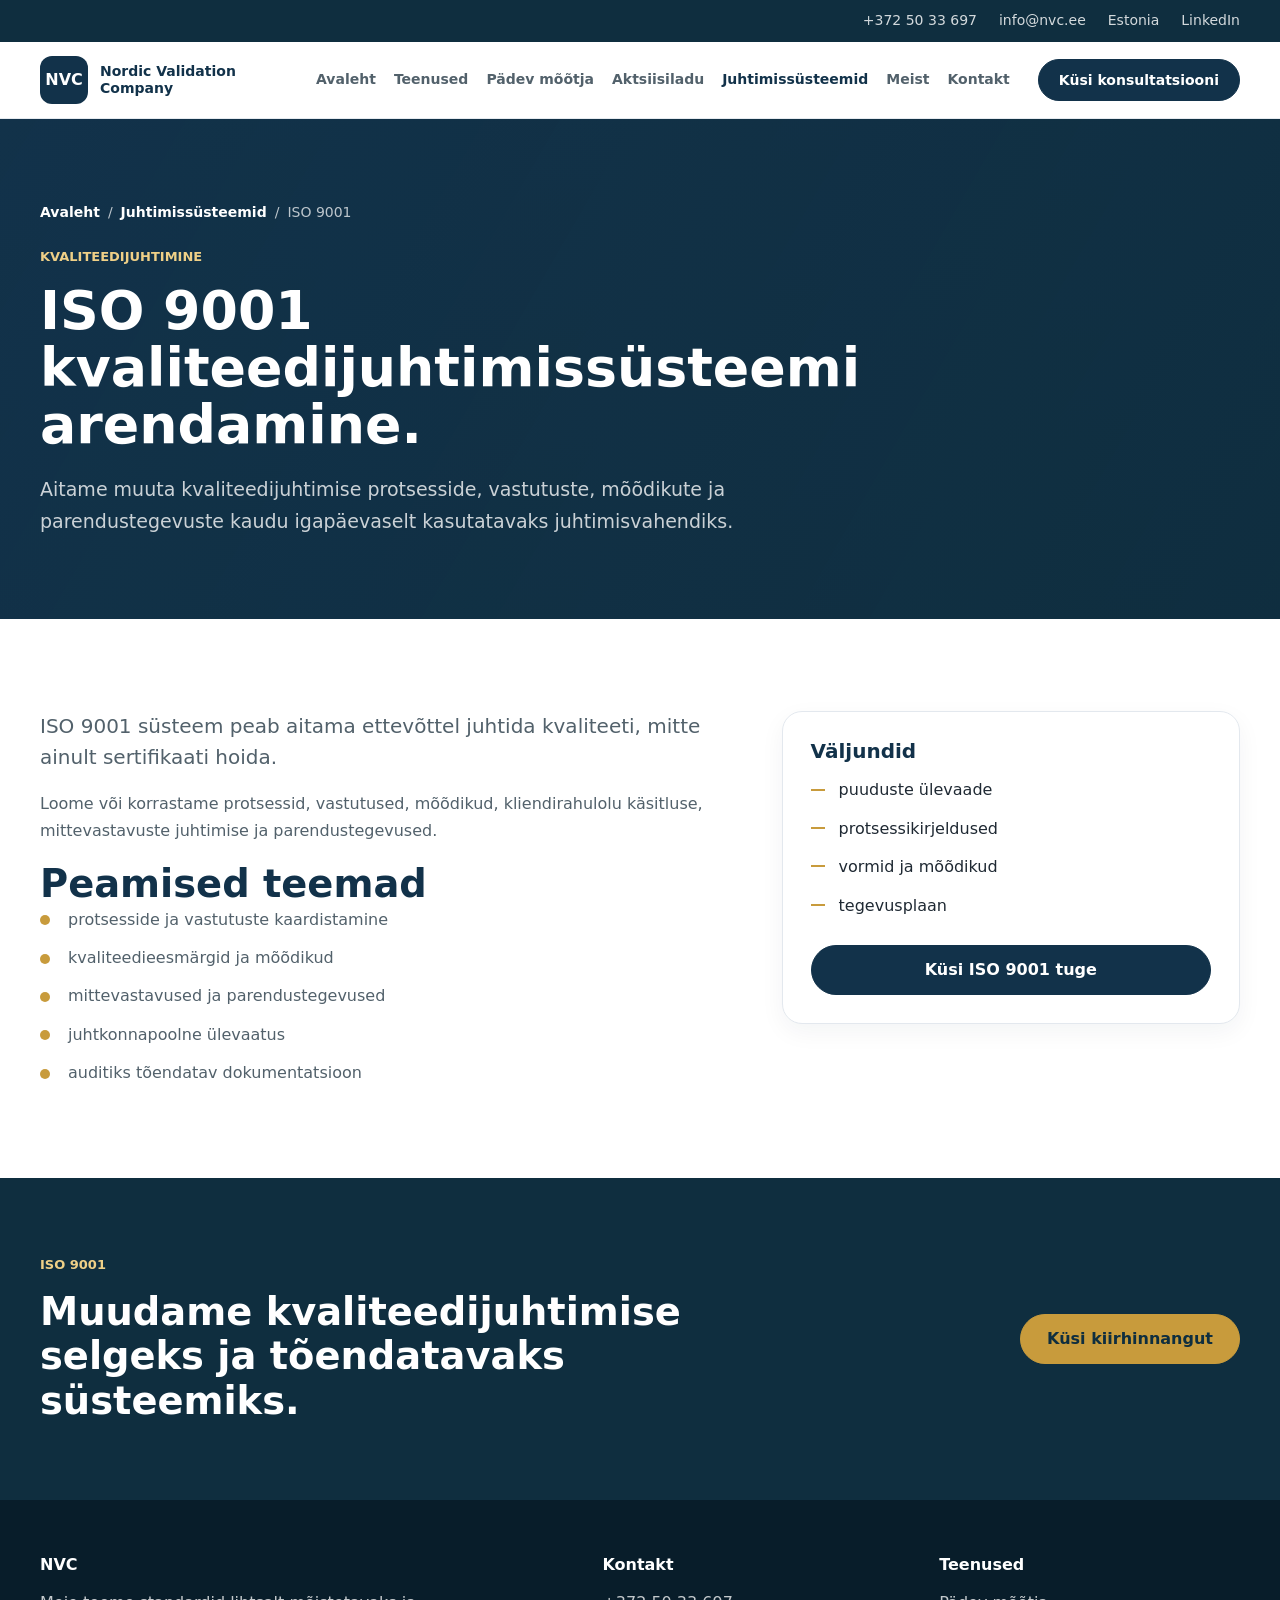
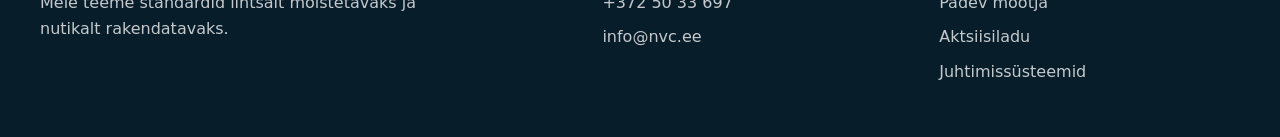
<file: iso-9001.html>
<!doctype html>
<html lang="et">
  <head><meta charset="utf-8"><meta name="viewport" content="width=device-width, initial-scale=1"><title>ISO 9001 kvaliteedijuhtimine - NVC</title><meta name="description" content="ISO 9001 kvaliteedijuhtimissüsteemi arendamine, protsessid, mõõdikud ja parendustegevused."><link rel="stylesheet" href="nvc-homepage.css"></head>
  <body>
    <a class="skip-link" href="#main">Liigu sisuni</a>
    <div class="topbar"><div class="container topbar__inner"><a href="tel:+3725033697">+372 50 33 697</a><a href="mailto:info@nvc.ee">info@nvc.ee</a><span>Estonia</span><a href="https://ee.linkedin.com/company/nordicvalidationcompany">LinkedIn</a></div></div>
    <header class="site-header"><div class="container header__inner"><a class="brand" href="index.html" aria-label="NVC avaleht"><span class="brand__mark">NVC</span><span class="brand__text">Nordic Validation Company</span></a><button class="nav-button" type="button" aria-expanded="false" aria-controls="main-nav" aria-label="Ava menüü" hidden><span aria-hidden="true"></span><span aria-hidden="true"></span><span aria-hidden="true"></span></button><nav id="main-nav" class="main-nav" aria-label="Põhimenüü"><a href="index.html">Avaleht</a><a href="teenused.html">Teenused</a><a href="padev-mootja.html">Pädev mõõtja</a><a href="aktsiisiladu.html">Aktsiisiladu</a><a class="active-nav" href="iso-juhtimissusteemid.html">Juhtimissüsteemid</a><a href="meist.html">Meist</a><a href="kontakt.html">Kontakt</a><a class="button nav-cta" href="kontakt.html#contact-form">Küsi kiirhinnangut</a></nav><a class="button button--small" href="kontakt.html">Küsi konsultatsiooni</a></div></header>
    <main id="main">
      <section class="page-hero"><div class="container"><div class="breadcrumb"><a href="index.html">Avaleht</a><span>/</span><a href="iso-juhtimissusteemid.html">Juhtimissüsteemid</a><span>/</span><span>ISO 9001</span></div><p class="eyebrow eyebrow--light">Kvaliteedijuhtimine</p><h1>ISO 9001 kvaliteedijuhtimissüsteemi arendamine.</h1><p class="page-hero__lead">Aitame muuta kvaliteedijuhtimise protsesside, vastutuste, mõõdikute ja parendustegevuste kaudu igapäevaselt kasutatavaks juhtimisvahendiks.</p></div></section>
      <section class="section"><div class="container content-grid"><div class="rich-text"><p class="lead-text">ISO 9001 süsteem peab aitama ettevõttel juhtida kvaliteeti, mitte ainult sertifikaati hoida.</p><p>Loome või korrastame protsessid, vastutused, mõõdikud, kliendirahulolu käsitluse, mittevastavuste juhtimise ja parendustegevused.</p><h2>Peamised teemad</h2><ul class="check-list"><li>protsesside ja vastutuste kaardistamine</li><li>kvaliteedieesmärgid ja mõõdikud</li><li>mittevastavused ja parendustegevused</li><li>juhtkonnapoolne ülevaatus</li><li>auditiks tõendatav dokumentatsioon</li></ul></div><aside class="side-panel"><h2>Väljundid</h2><ul class="plain-list"><li>puuduste ülevaade</li><li>protsessikirjeldused</li><li>vormid ja mõõdikud</li><li>tegevusplaan</li></ul><a class="button" href="kontakt.html">Küsi ISO 9001 tuge</a></aside></div></section>
      <section class="cta"><div class="container cta__inner"><div><p class="eyebrow eyebrow--light">ISO 9001</p><h2>Muudame kvaliteedijuhtimise selgeks ja tõendatavaks süsteemiks.</h2></div><a class="button button--accent" href="kontakt.html">Küsi kiirhinnangut</a></div></section>
    </main>
    <footer class="footer"><div class="container footer__grid"><div><strong>NVC</strong><p>Meie teeme standardid lihtsalt mõistetavaks ja nutikalt rakendatavaks.</p></div><div><span>Kontakt</span><a href="tel:+3725033697">+372 50 33 697</a><a href="mailto:info@nvc.ee">info@nvc.ee</a></div><div><span>Teenused</span><a href="padev-mootja.html">Pädev mõõtja</a><a href="aktsiisiladu.html">Aktsiisiladu</a><a href="iso-juhtimissusteemid.html">Juhtimissüsteemid</a></div></div></footer>
  <script src="navigation.js" defer></script>
</body>
</html>
</file>
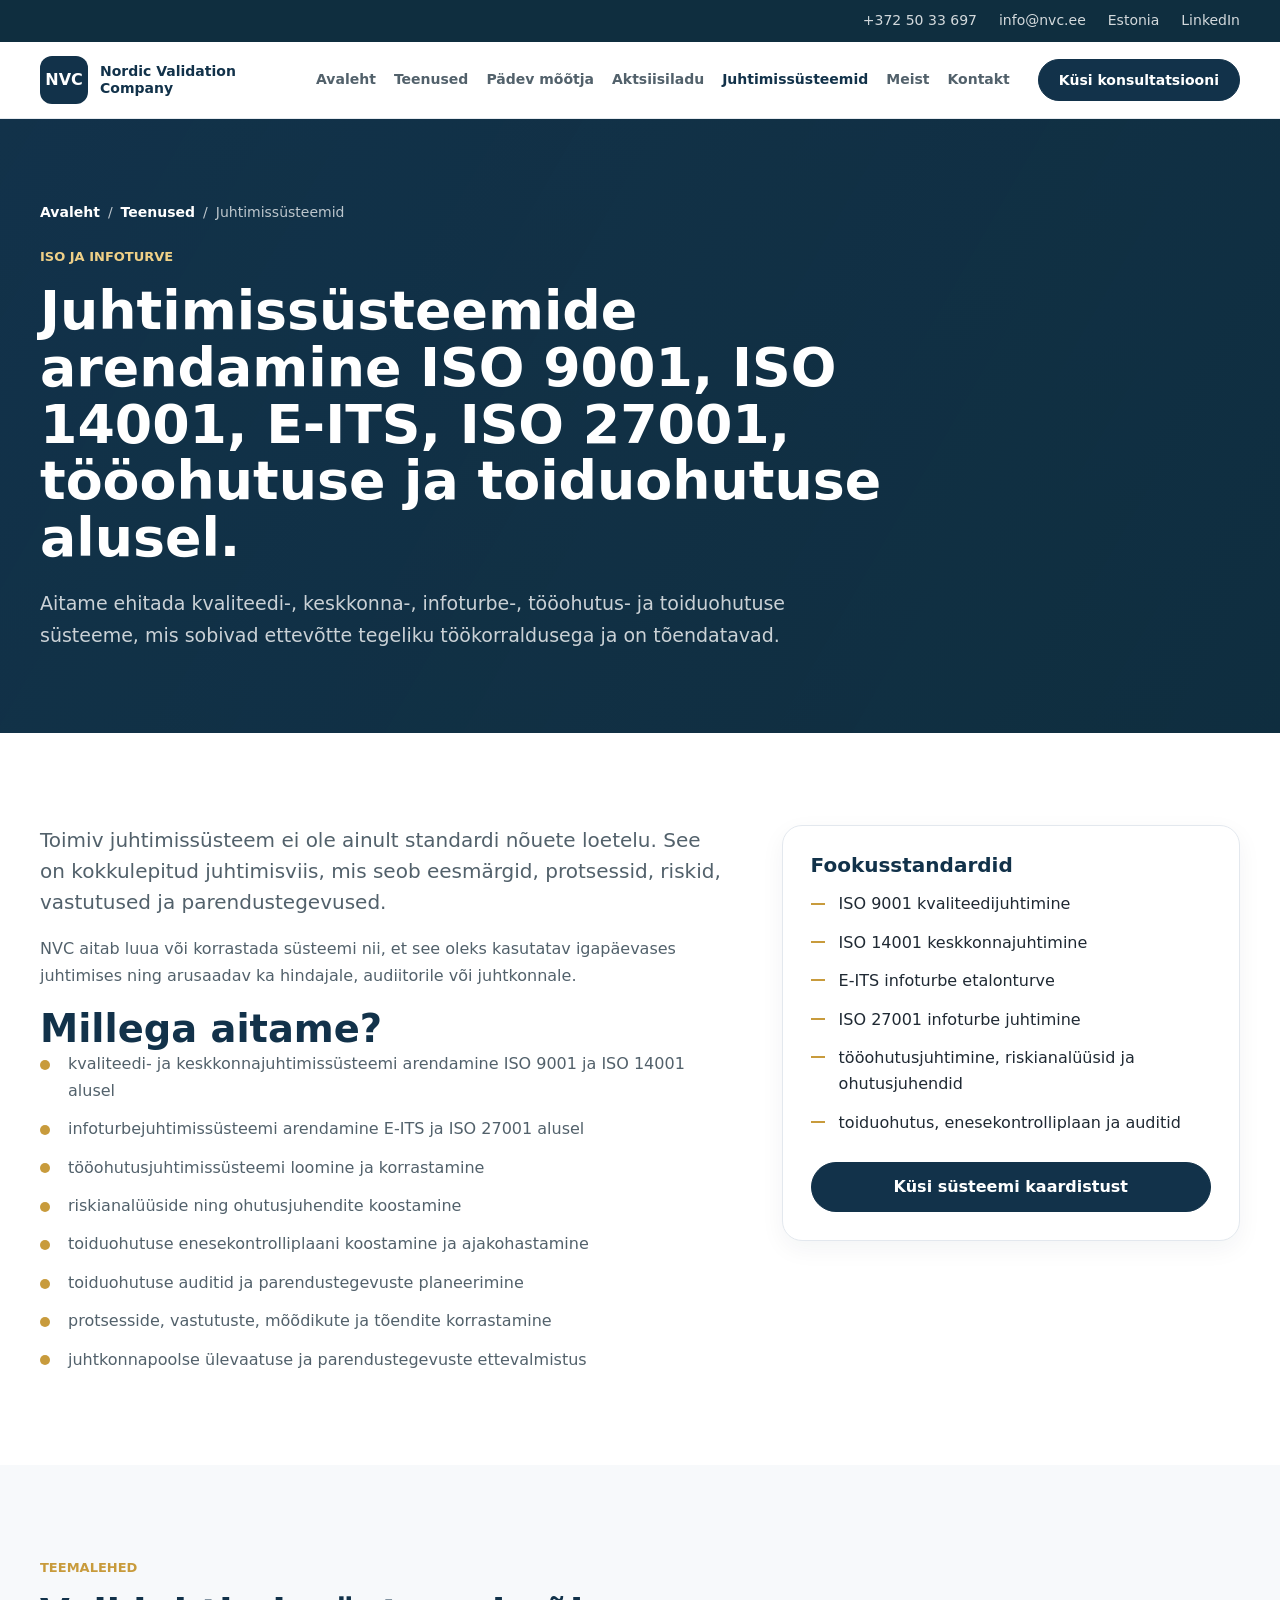
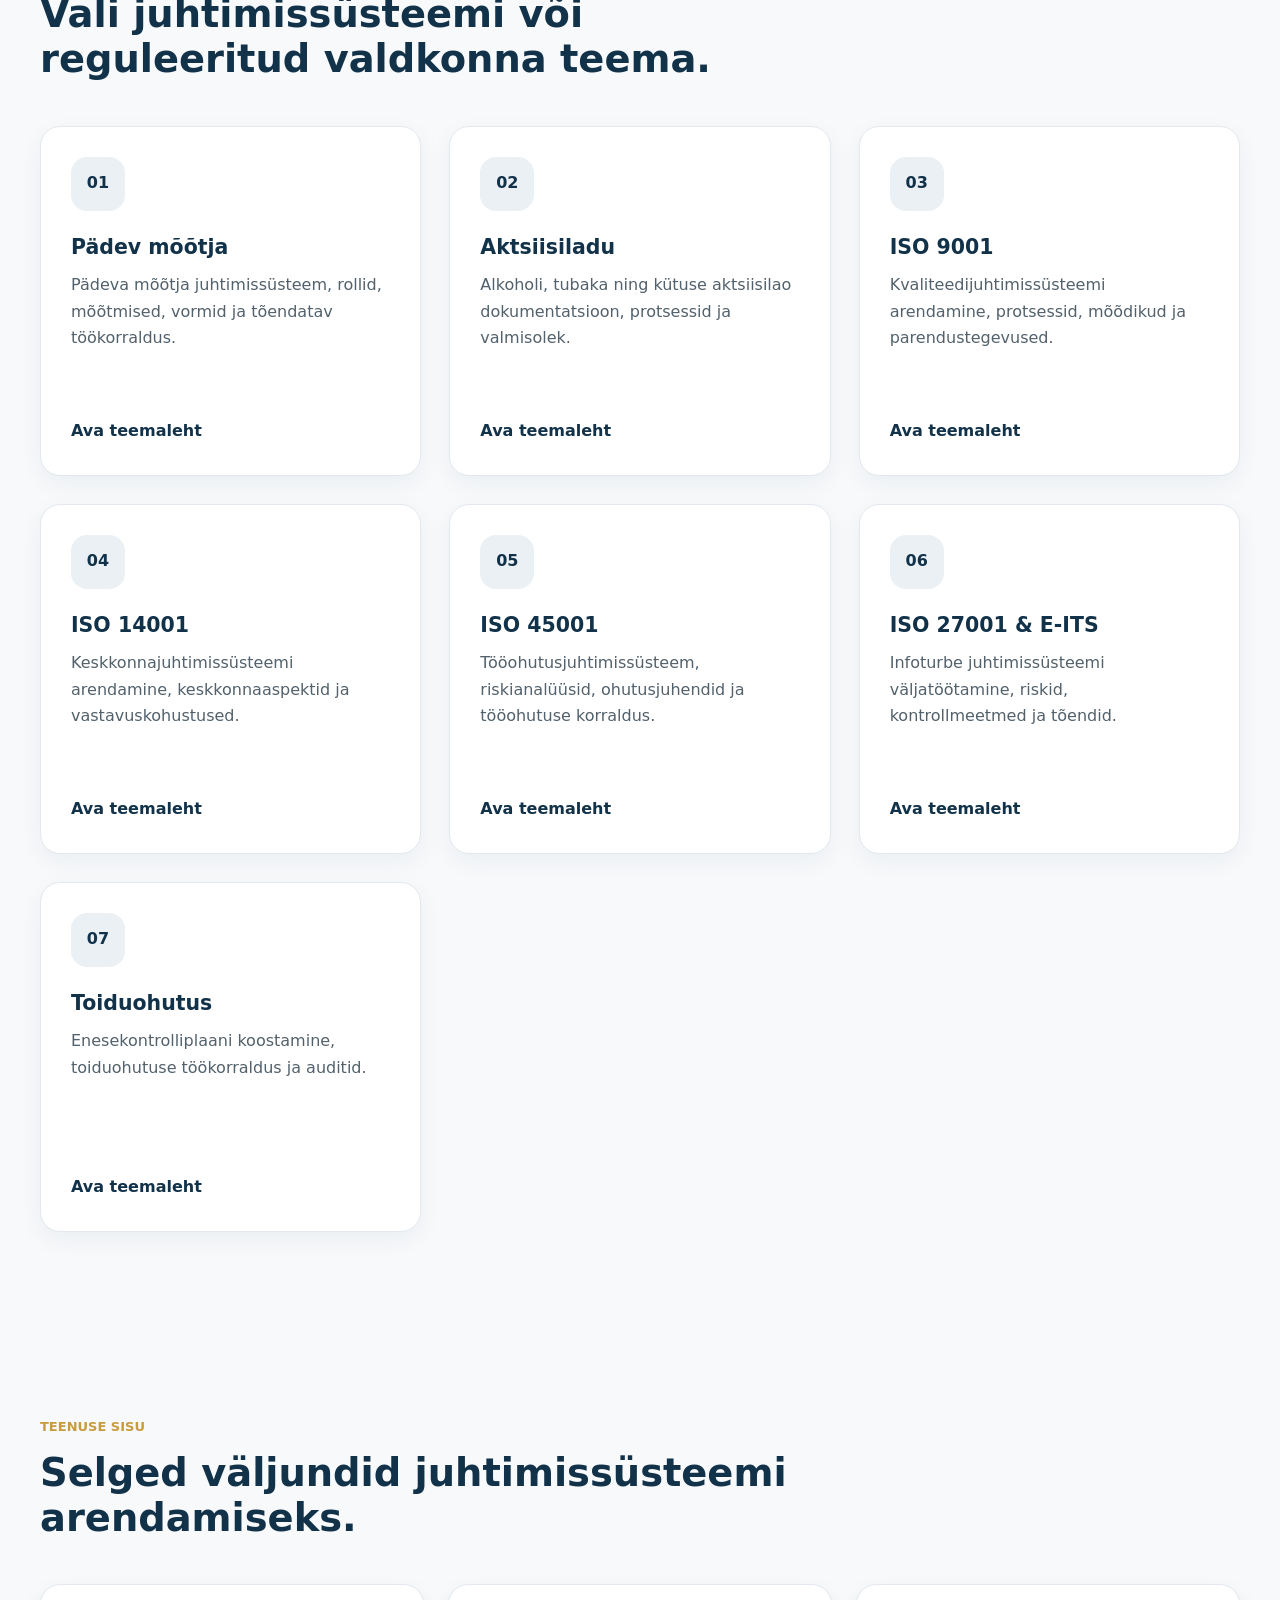
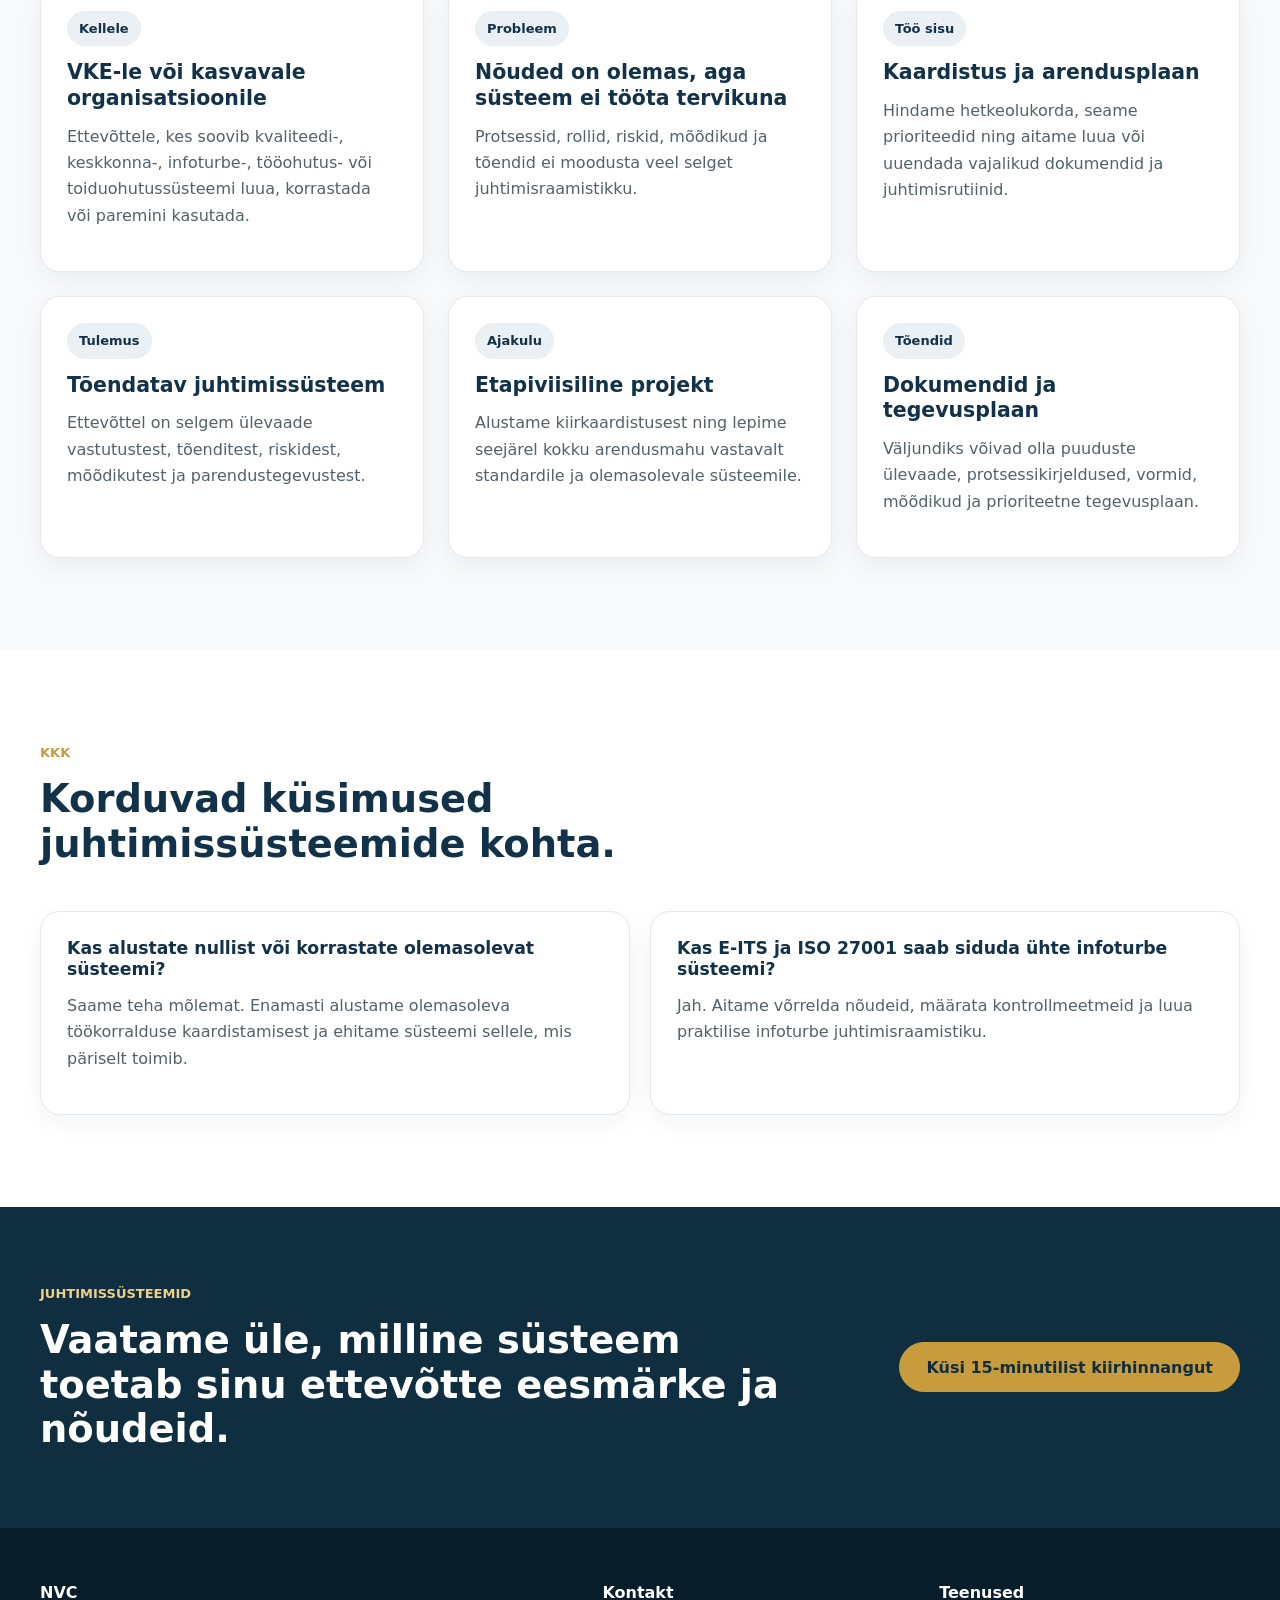
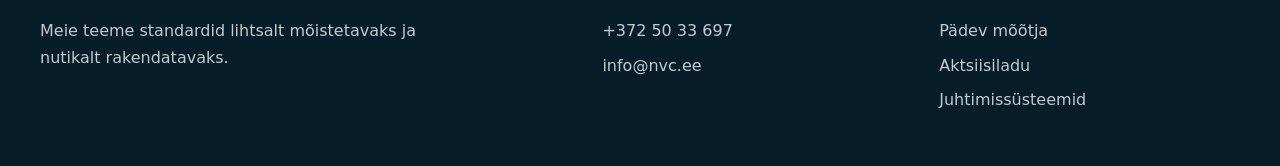
<file: iso-juhtimissusteemid.html>
<!doctype html>
<html lang="et">
  <head>
    <meta charset="utf-8">
    <meta name="viewport" content="width=device-width, initial-scale=1">
    <title>Juhtimissüsteemid - NVC</title>
    <meta name="description" content="ISO 9001, ISO 14001, E-ITS, ISO 27001, tööohutuse ja toiduohutuse süsteemide arendamine, riskianalüüsid, ohutusjuhendid, enesekontrolliplaanid ning auditid.">
    <link rel="stylesheet" href="nvc-homepage.css">
  </head>
  <body>
    <a class="skip-link" href="#main">Liigu sisuni</a>
    <div class="topbar">
      <div class="container topbar__inner">
        <a href="tel:+3725033697">+372 50 33 697</a>
        <a href="mailto:info@nvc.ee">info@nvc.ee</a>
        <span>Estonia</span>
        <a href="https://ee.linkedin.com/company/nordicvalidationcompany">LinkedIn</a>
      </div>
    </div>
    <header class="site-header">
      <div class="container header__inner">
        <a class="brand" href="index.html" aria-label="NVC avaleht"><span class="brand__mark">NVC</span><span class="brand__text">Nordic Validation Company</span></a>
        <button class="nav-button" type="button" aria-expanded="false" aria-controls="main-nav" aria-label="Ava menüü" hidden><span aria-hidden="true"></span><span aria-hidden="true"></span><span aria-hidden="true"></span></button>
        <nav id="main-nav" class="main-nav" aria-label="Põhimenüü">
          <a href="index.html">Avaleht</a>
          <a href="teenused.html">Teenused</a>
          <a href="padev-mootja.html">Pädev mõõtja</a>
          <a href="aktsiisiladu.html">Aktsiisiladu</a>
          <a class="active-nav" href="iso-juhtimissusteemid.html">Juhtimissüsteemid</a>
          <a href="meist.html">Meist</a>
          <a href="kontakt.html">Kontakt</a>
        <a class="button nav-cta" href="kontakt.html#contact-form">Küsi kiirhinnangut</a></nav>
        <a class="button button--small" href="kontakt.html">Küsi konsultatsiooni</a>
      </div>
    </header>

    <main id="main">
      <section class="page-hero">
        <div class="container">
          <div class="breadcrumb"><a href="index.html">Avaleht</a><span>/</span><a href="teenused.html">Teenused</a><span>/</span><span>Juhtimissüsteemid</span></div>
          <p class="eyebrow eyebrow--light">ISO ja infoturve</p>
          <h1>Juhtimissüsteemide arendamine ISO 9001, ISO 14001, E-ITS, ISO 27001, tööohutuse ja toiduohutuse alusel.</h1>
          <p class="page-hero__lead">Aitame ehitada kvaliteedi-, keskkonna-, infoturbe-, tööohutus- ja toiduohutuse süsteeme, mis sobivad ettevõtte tegeliku töökorraldusega ja on tõendatavad.</p>
        </div>
      </section>

      <section class="section">
        <div class="container content-grid">
          <div class="rich-text">
            <p class="lead-text">Toimiv juhtimissüsteem ei ole ainult standardi nõuete loetelu. See on kokkulepitud juhtimisviis, mis seob eesmärgid, protsessid, riskid, vastutused ja parendustegevused.</p>
            <p>NVC aitab luua või korrastada süsteemi nii, et see oleks kasutatav igapäevases juhtimises ning arusaadav ka hindajale, audiitorile või juhtkonnale.</p>
            <h2>Millega aitame?</h2>
            <ul class="check-list">
              <li>kvaliteedi- ja keskkonnajuhtimissüsteemi arendamine ISO 9001 ja ISO 14001 alusel</li>
              <li>infoturbejuhtimissüsteemi arendamine E-ITS ja ISO 27001 alusel</li>
              <li>tööohutusjuhtimissüsteemi loomine ja korrastamine</li>
              <li>riskianalüüside ning ohutusjuhendite koostamine</li>
              <li>toiduohutuse enesekontrolliplaani koostamine ja ajakohastamine</li>
              <li>toiduohutuse auditid ja parendustegevuste planeerimine</li>
              <li>protsesside, vastutuste, mõõdikute ja tõendite korrastamine</li>
              <li>juhtkonnapoolse ülevaatuse ja parendustegevuste ettevalmistus</li>
            </ul>
          </div>
          <aside class="side-panel">
            <h2>Fookusstandardid</h2>
            <ul class="plain-list">
              <li>ISO 9001 kvaliteedijuhtimine</li>
              <li>ISO 14001 keskkonnajuhtimine</li>
              <li>E-ITS infoturbe etalonturve</li>
              <li>ISO 27001 infoturbe juhtimine</li>
              <li>tööohutusjuhtimine, riskianalüüsid ja ohutusjuhendid</li>
              <li>toiduohutus, enesekontrolliplaan ja auditid</li>
            </ul>
            <a class="button" href="kontakt.html">Küsi süsteemi kaardistust</a>
          </aside>
        </div>
      </section>

      <section class="section section--soft">
        <div class="container">
          <div class="section-heading">
            <p class="eyebrow">Teemalehed</p>
            <h2>Vali juhtimissüsteemi või reguleeritud valdkonna teema.</h2>
          </div>
          <div class="service-grid">
            <article class="service-card"><div class="icon-box">01</div><h3>Pädev mõõtja</h3><p>Pädeva mõõtja juhtimissüsteem, rollid, mõõtmised, vormid ja tõendatav töökorraldus.</p><a href="padev-mootja.html">Ava teemaleht</a></article>
            <article class="service-card"><div class="icon-box">02</div><h3>Aktsiisiladu</h3><p>Alkoholi, tubaka ning kütuse aktsiisilao dokumentatsioon, protsessid ja valmisolek.</p><a href="aktsiisiladu.html">Ava teemaleht</a></article>
            <article class="service-card"><div class="icon-box">03</div><h3>ISO 9001</h3><p>Kvaliteedijuhtimissüsteemi arendamine, protsessid, mõõdikud ja parendustegevused.</p><a href="iso-9001.html">Ava teemaleht</a></article>
            <article class="service-card"><div class="icon-box">04</div><h3>ISO 14001</h3><p>Keskkonnajuhtimissüsteemi arendamine, keskkonnaaspektid ja vastavuskohustused.</p><a href="iso-14001.html">Ava teemaleht</a></article>
            <article class="service-card"><div class="icon-box">05</div><h3>ISO 45001</h3><p>Tööohutusjuhtimissüsteem, riskianalüüsid, ohutusjuhendid ja tööohutuse korraldus.</p><a href="iso-45001.html">Ava teemaleht</a></article>
            <article class="service-card"><div class="icon-box">06</div><h3>ISO 27001 & E-ITS</h3><p>Infoturbe juhtimissüsteemi väljatöötamine, riskid, kontrollmeetmed ja tõendid.</p><a href="iso-27001-e-its.html">Ava teemaleht</a></article>
            <article class="service-card"><div class="icon-box">07</div><h3>Toiduohutus</h3><p>Enesekontrolliplaani koostamine, toiduohutuse töökorraldus ja auditid.</p><a href="toiduohutus.html">Ava teemaleht</a></article>
          </div>
        </div>
      </section>

      <section class="section section--soft">
        <div class="container">
          <div class="section-heading">
            <p class="eyebrow">Teenuse sisu</p>
            <h2>Selged väljundid juhtimissüsteemi arendamiseks.</h2>
          </div>
          <div class="service-detail-grid">
            <article class="service-detail"><span>Kellele</span><h3>VKE-le või kasvavale organisatsioonile</h3><p>Ettevõttele, kes soovib kvaliteedi-, keskkonna-, infoturbe-, tööohutus- või toiduohutussüsteemi luua, korrastada või paremini kasutada.</p></article>
            <article class="service-detail"><span>Probleem</span><h3>Nõuded on olemas, aga süsteem ei tööta tervikuna</h3><p>Protsessid, rollid, riskid, mõõdikud ja tõendid ei moodusta veel selget juhtimisraamistikku.</p></article>
            <article class="service-detail"><span>Töö sisu</span><h3>Kaardistus ja arendusplaan</h3><p>Hindame hetkeolukorda, seame prioriteedid ning aitame luua või uuendada vajalikud dokumendid ja juhtimisrutiinid.</p></article>
            <article class="service-detail"><span>Tulemus</span><h3>Tõendatav juhtimissüsteem</h3><p>Ettevõttel on selgem ülevaade vastutustest, tõenditest, riskidest, mõõdikutest ja parendustegevustest.</p></article>
            <article class="service-detail"><span>Ajakulu</span><h3>Etapiviisiline projekt</h3><p>Alustame kiirkaardistusest ning lepime seejärel kokku arendusmahu vastavalt standardile ja olemasolevale süsteemile.</p></article>
            <article class="service-detail"><span>Tõendid</span><h3>Dokumendid ja tegevusplaan</h3><p>Väljundiks võivad olla puuduste ülevaade, protsessikirjeldused, vormid, mõõdikud ja prioriteetne tegevusplaan.</p></article>
          </div>
        </div>
      </section>

      <section class="section">
        <div class="container">
          <div class="section-heading">
            <p class="eyebrow">KKK</p>
            <h2>Korduvad küsimused juhtimissüsteemide kohta.</h2>
          </div>
          <div class="faq-grid">
            <article class="faq-item"><h3>Kas alustate nullist või korrastate olemasolevat süsteemi?</h3><p>Saame teha mõlemat. Enamasti alustame olemasoleva töökorralduse kaardistamisest ja ehitame süsteemi sellele, mis päriselt toimib.</p></article>
            <article class="faq-item"><h3>Kas E-ITS ja ISO 27001 saab siduda ühte infoturbe süsteemi?</h3><p>Jah. Aitame võrrelda nõudeid, määrata kontrollmeetmeid ja luua praktilise infoturbe juhtimisraamistiku.</p></article>
          </div>
        </div>
      </section>

      <section class="cta">
        <div class="container cta__inner">
          <div>
            <p class="eyebrow eyebrow--light">Juhtimissüsteemid</p>
            <h2>Vaatame üle, milline süsteem toetab sinu ettevõtte eesmärke ja nõudeid.</h2>
          </div>
          <a class="button button--accent" href="kontakt.html">Küsi 15-minutilist kiirhinnangut</a>
        </div>
      </section>
    </main>

    <footer class="footer">
      <div class="container footer__grid">
        <div><strong>NVC</strong><p>Meie teeme standardid lihtsalt mõistetavaks ja nutikalt rakendatavaks.</p></div>
        <div><span>Kontakt</span><a href="tel:+3725033697">+372 50 33 697</a><a href="mailto:info@nvc.ee">info@nvc.ee</a></div>
        <div><span>Teenused</span><a href="padev-mootja.html">Pädev mõõtja</a><a href="aktsiisiladu.html">Aktsiisiladu</a><a href="iso-juhtimissusteemid.html">Juhtimissüsteemid</a></div>
      </div>
    </footer>
  <script src="navigation.js" defer></script>
</body>
</html>
</file>
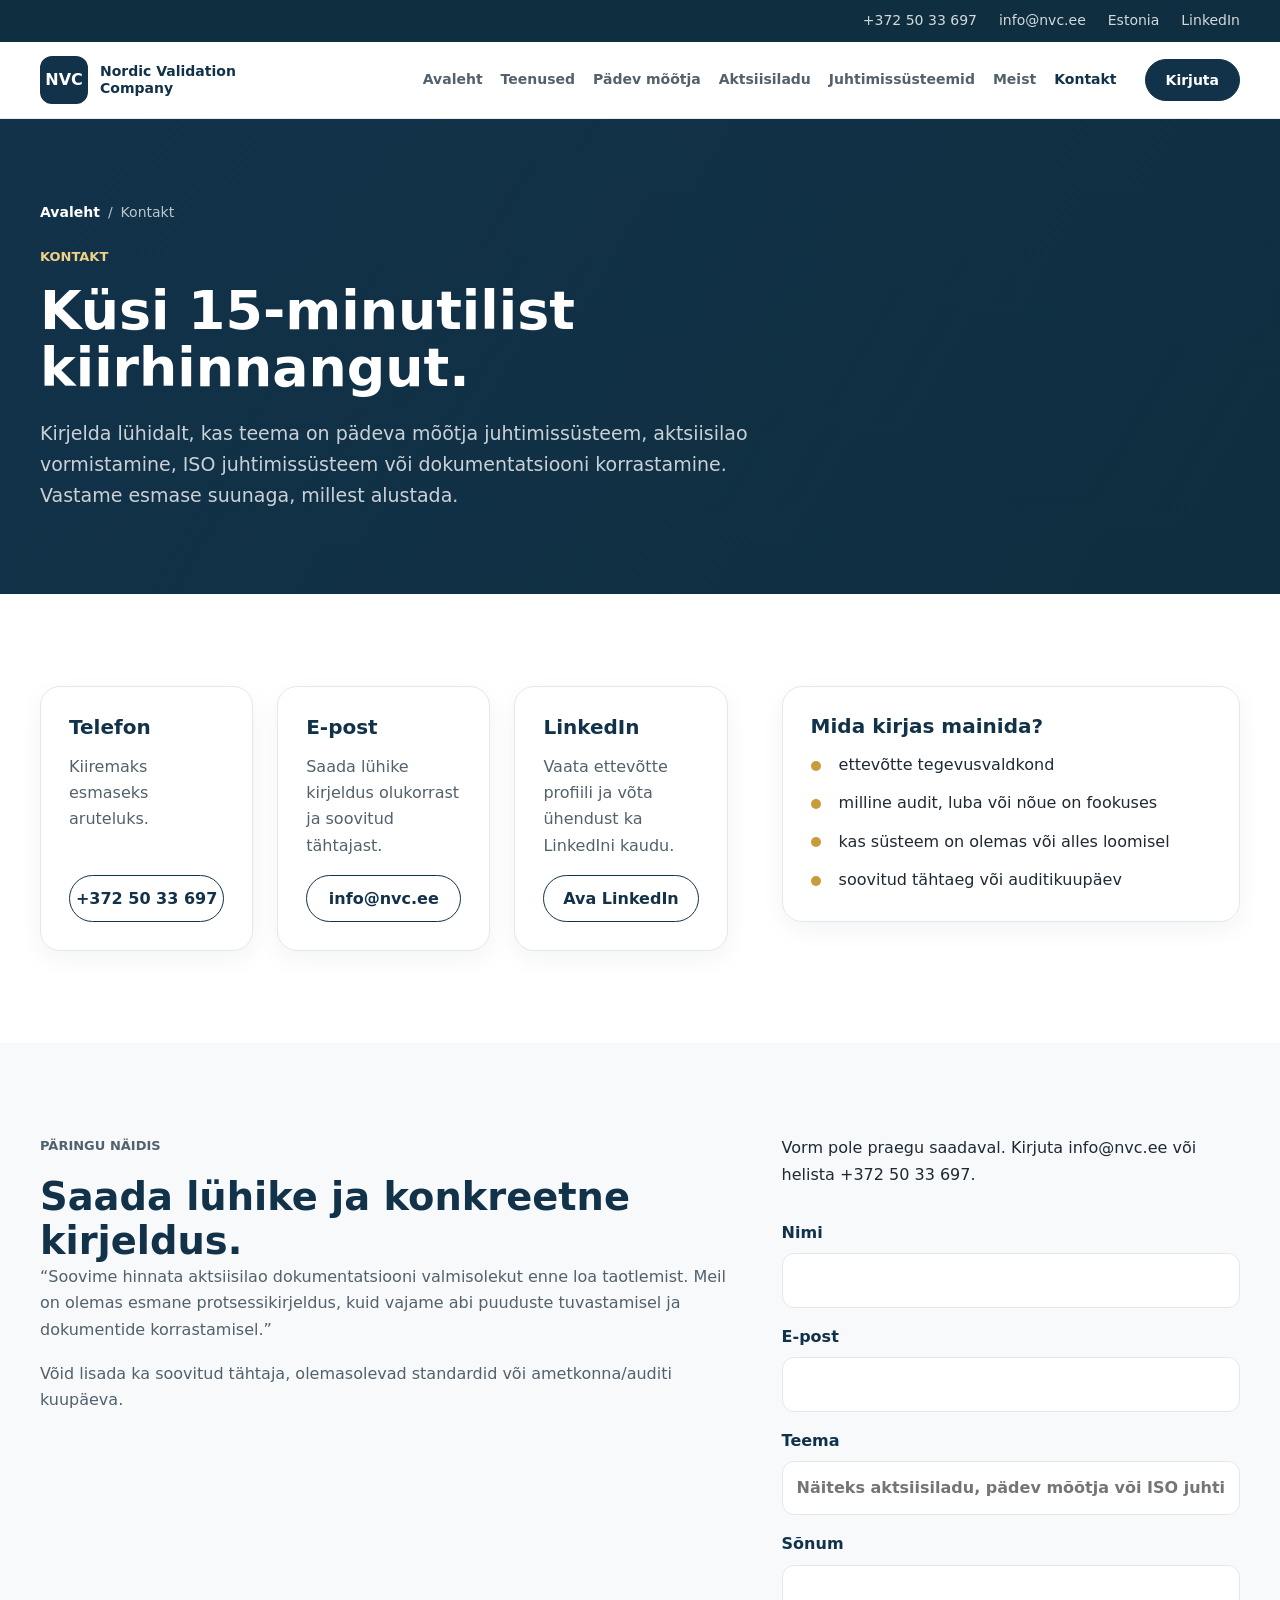
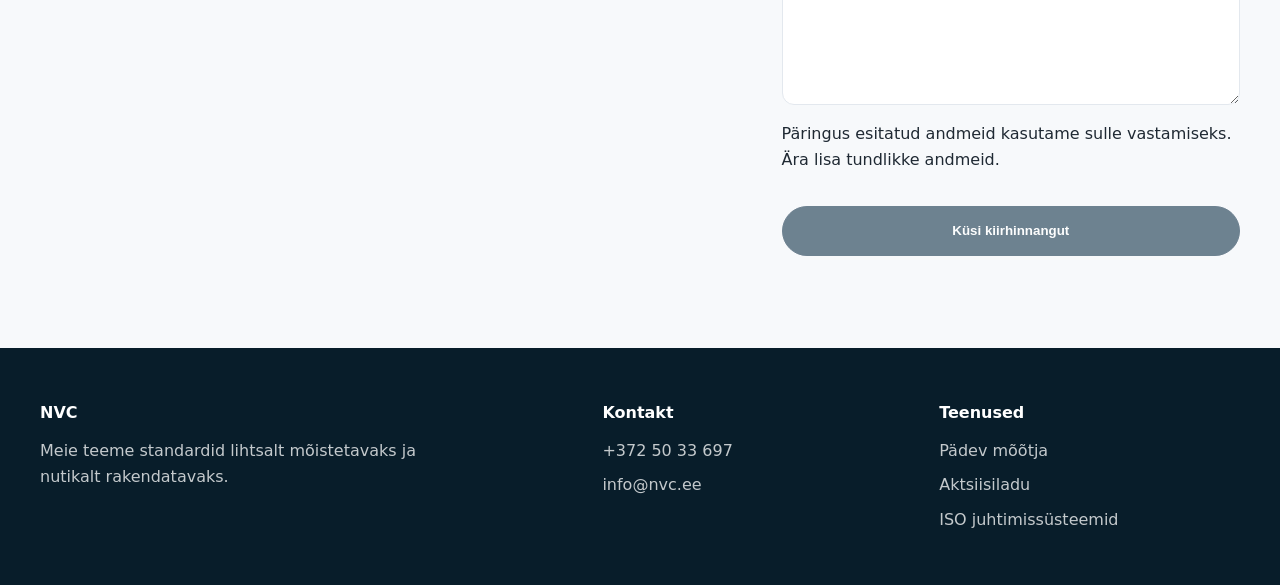
<file: kontakt.html>
<!doctype html>
<html lang="et">
  <head><meta charset="utf-8"><meta name="viewport" content="width=device-width, initial-scale=1"><title>Kontakt - NVC</title><meta name="description" content="Võta ühendust NVC-ga juhtimissüsteemide, aktsiisilao, pädeva mõõtja või ISO nõustamise teemal."><link rel="stylesheet" href="nvc-homepage.css"></head>
  <body>
    <a class="skip-link" href="#main">Liigu sisuni</a>
    <div class="topbar"><div class="container topbar__inner"><a href="tel:+3725033697">+372 50 33 697</a><a href="mailto:info@nvc.ee">info@nvc.ee</a><span>Estonia</span><a href="https://ee.linkedin.com/company/nordicvalidationcompany">LinkedIn</a></div></div>
    <header class="site-header"><div class="container header__inner"><a class="brand" href="index.html" aria-label="NVC avaleht"><span class="brand__mark">NVC</span><span class="brand__text">Nordic Validation Company</span></a><button class="nav-button" type="button" aria-expanded="false" aria-controls="main-nav" aria-label="Ava menüü" hidden><span aria-hidden="true"></span><span aria-hidden="true"></span><span aria-hidden="true"></span></button><nav id="main-nav" class="main-nav" aria-label="Põhimenüü"><a href="index.html">Avaleht</a><a href="teenused.html">Teenused</a><a href="padev-mootja.html">Pädev mõõtja</a><a href="aktsiisiladu.html">Aktsiisiladu</a><a href="iso-juhtimissusteemid.html">Juhtimissüsteemid</a><a href="meist.html">Meist</a><a class="active-nav" href="kontakt.html">Kontakt</a><a class="button nav-cta" href="kontakt.html#contact-form">Küsi kiirhinnangut</a></nav><a class="button button--small" href="mailto:info@nvc.ee">Kirjuta</a></div></header>
    <main id="main">
      <section class="page-hero"><div class="container"><div class="breadcrumb"><a href="index.html">Avaleht</a><span>/</span><span>Kontakt</span></div><p class="eyebrow eyebrow--light">Kontakt</p><h1>Küsi 15-minutilist kiirhinnangut.</h1><p class="page-hero__lead">Kirjelda lühidalt, kas teema on pädeva mõõtja juhtimissüsteem, aktsiisilao vormistamine, ISO juhtimissüsteem või dokumentatsiooni korrastamine. Vastame esmase suunaga, millest alustada.</p></div></section>
      <section class="section"><div class="container content-grid"><div><div class="contact-grid"><article class="contact-card"><h3>Telefon</h3><p>Kiiremaks esmaseks aruteluks.</p><a class="button button--secondary" href="tel:+3725033697">+372 50 33 697</a></article><article class="contact-card"><h3>E-post</h3><p>Saada lühike kirjeldus olukorrast ja soovitud tähtajast.</p><a class="button button--secondary" href="mailto:info@nvc.ee">info@nvc.ee</a></article><article class="contact-card"><h3>LinkedIn</h3><p>Vaata ettevõtte profiili ja võta ühendust ka LinkedIni kaudu.</p><a class="button button--secondary" href="https://ee.linkedin.com/company/nordicvalidationcompany">Ava LinkedIn</a></article></div></div><aside class="side-panel"><h2>Mida kirjas mainida?</h2><ul class="check-list"><li>ettevõtte tegevusvaldkond</li><li>milline audit, luba või nõue on fookuses</li><li>kas süsteem on olemas või alles loomisel</li><li>soovitud tähtaeg või auditikuupäev</li></ul></aside></div></section>
      <section class="section section--soft"><div class="container content-grid"><div class="rich-text"><p class="eyebrow">Päringu näidis</p><h2>Saada lühike ja konkreetne kirjeldus.</h2><p>“Soovime hinnata aktsiisilao dokumentatsiooni valmisolekut enne loa taotlemist. Meil on olemas esmane protsessikirjeldus, kuid vajame abi puuduste tuvastamisel ja dokumentide korrastamisel.”</p><p>Võid lisada ka soovitud tähtaja, olemasolevad standardid või ametkonna/auditi kuupäeva.</p></div><form id="contact-form" class="form-shell" action="https://test.nvc.ee/send.php" method="post" accept-charset="UTF-8">
<p id="form-status" role="status" aria-live="polite">Vormi ettevalmistamine…</p>
<noscript><p>Vormi saatmiseks luba JavaScript või kirjuta info@nvc.ee.</p></noscript>
<input type="hidden" name="token" id="contact-token">
<div class="contact-trap" aria-hidden="true"><label>Veebileht<input name="website" type="text" tabindex="-1" autocomplete="off"></label></div><label>Nimi<input name="nimi" required maxlength="100" type="text" autocomplete="name"></label><label>E-post<input name="email" required maxlength="254" type="email" autocomplete="email"></label><label>Teema<input name="teema" required maxlength="150" type="text" placeholder="Näiteks aktsiisiladu, pädev mõõtja või ISO juhtimissüsteem"></label><label>Sõnum<textarea name="sonum" required minlength="10" maxlength="5000"></textarea></label><p>Päringus esitatud andmeid kasutame sulle vastamiseks. Ära lisa tundlikke andmeid.</p><button class="button" type="submit" disabled>Küsi kiirhinnangut</button></form></div></section>
    </main>
    <footer class="footer"><div class="container footer__grid"><div><strong>NVC</strong><p>Meie teeme standardid lihtsalt mõistetavaks ja nutikalt rakendatavaks.</p></div><div><span>Kontakt</span><a href="tel:+3725033697">+372 50 33 697</a><a href="mailto:info@nvc.ee">info@nvc.ee</a></div><div><span>Teenused</span><a href="padev-mootja.html">Pädev mõõtja</a><a href="aktsiisiladu.html">Aktsiisiladu</a><a href="iso-juhtimissusteemid.html">ISO juhtimissüsteemid</a></div></div></footer>
  <script src="contact.js" defer></script>
  <script src="navigation.js" defer></script>
</body>
</html>
</file>
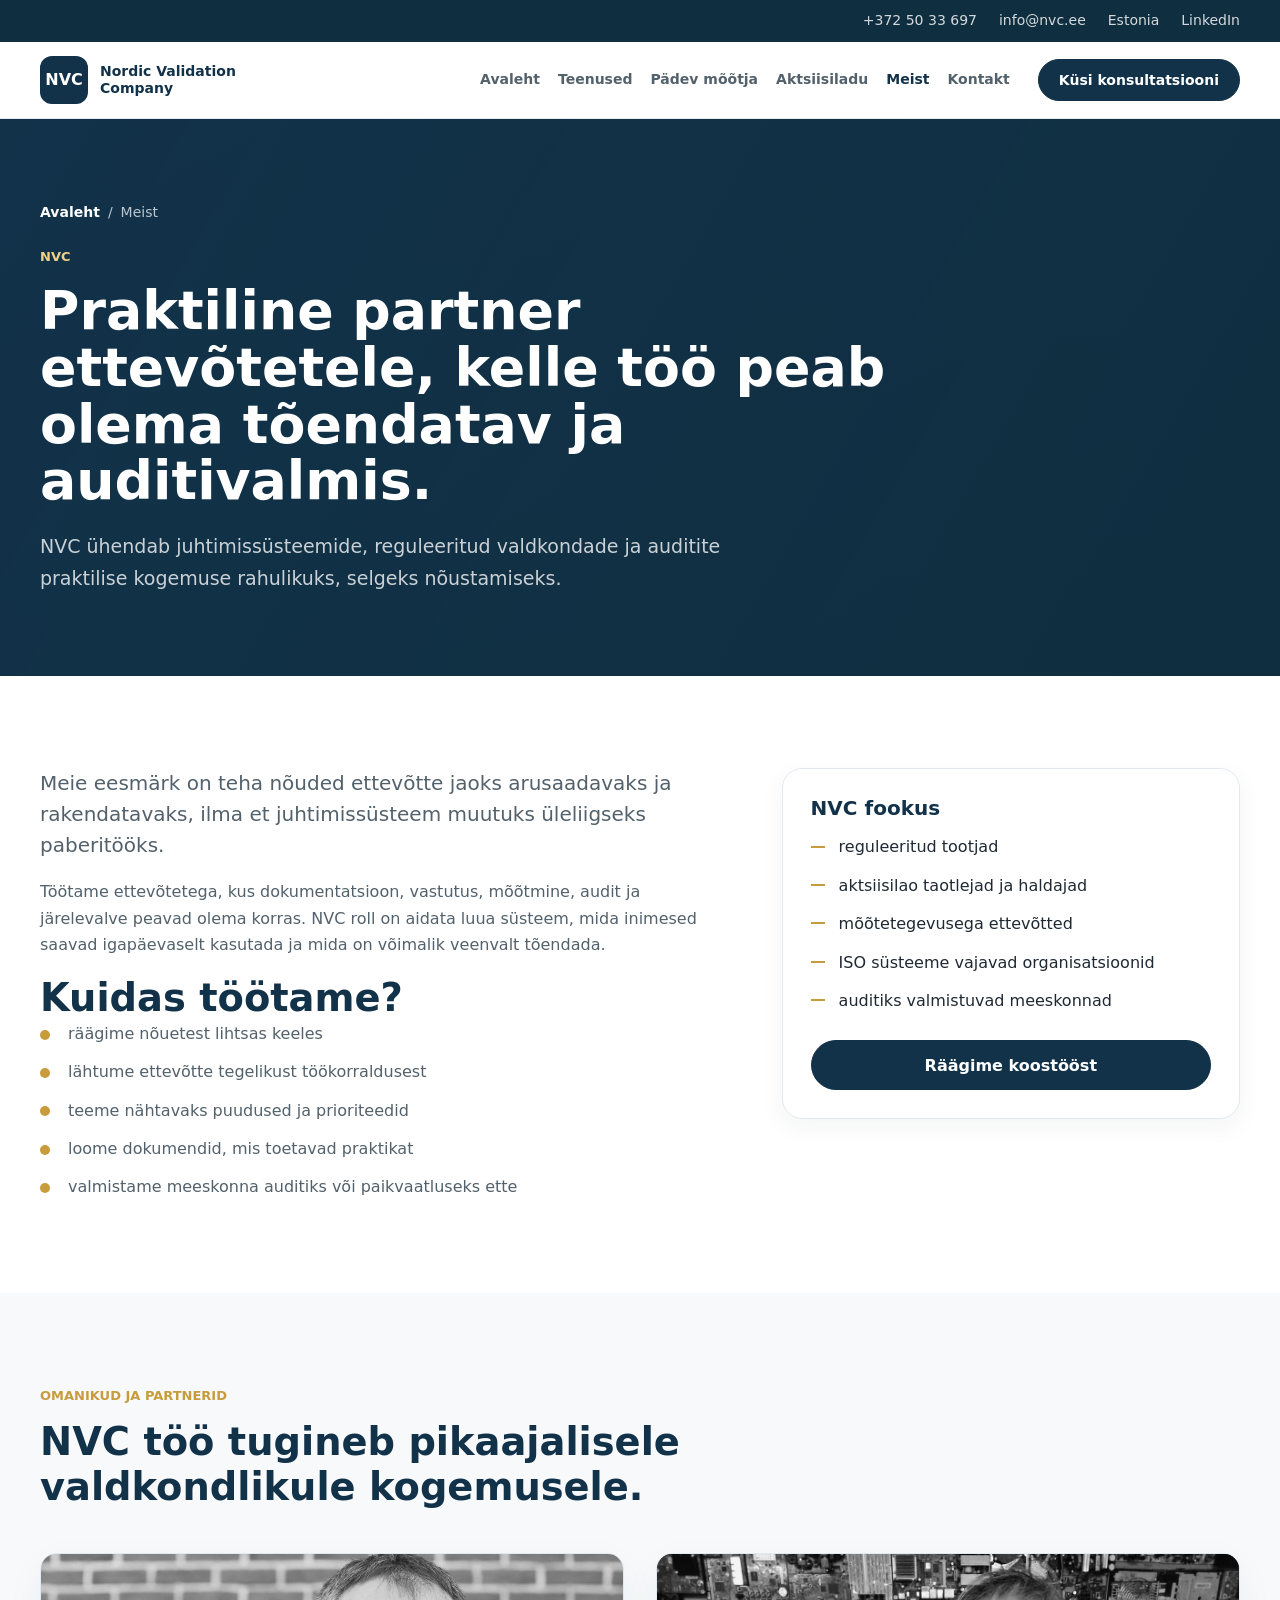
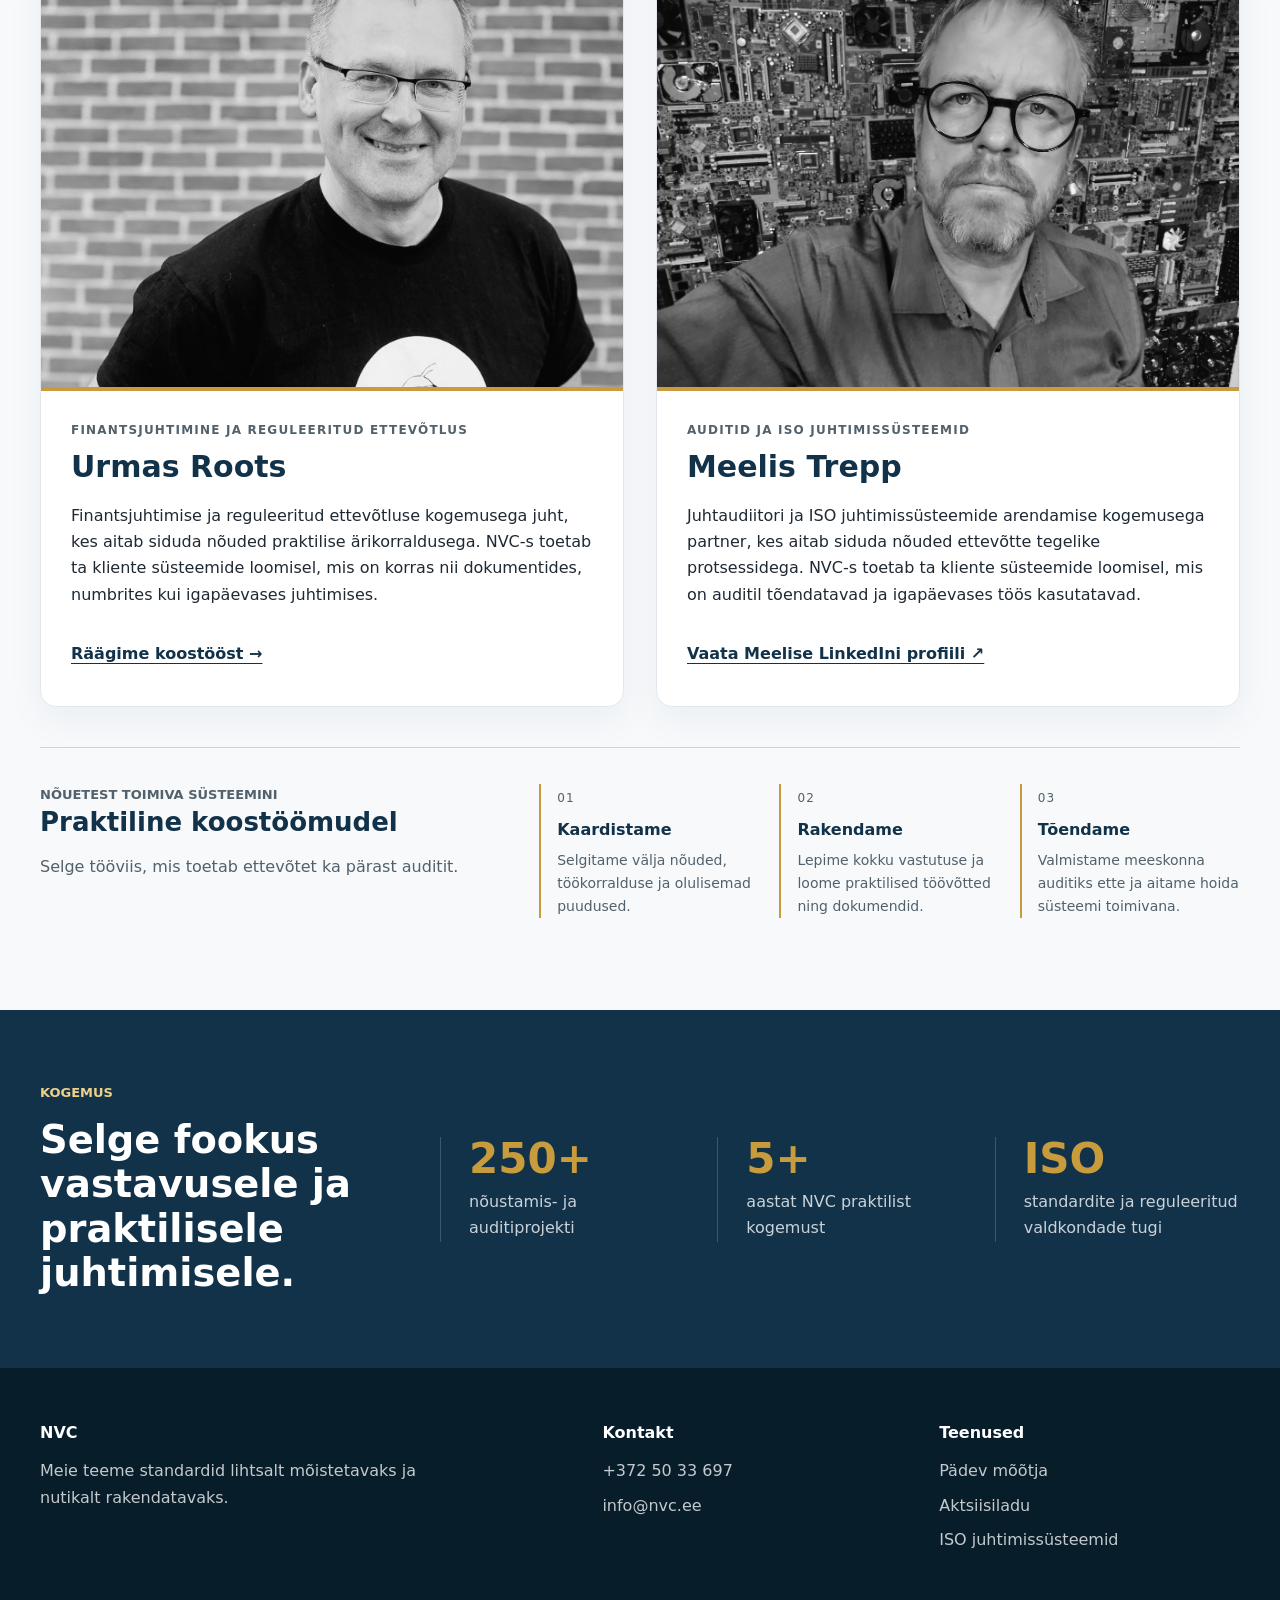
<file: meist.html>
<!doctype html>
<html lang="et">
  <head><meta charset="utf-8"><meta name="viewport" content="width=device-width, initial-scale=1"><title>Meist - NVC</title><meta name="robots" content="noindex, nofollow"><meta name="description" content="NVC aitab reguleeritud ettevõtetel juhtimissüsteeme, dokumentatsiooni ja auditivalmidust praktiliselt arendada."><link rel="stylesheet" href="nvc-homepage.css"><style>
.nvc-team{display:grid;grid-template-columns:repeat(2,minmax(0,1fr));gap:32px}.nvc-profile{min-width:0;background:#fff;border:1px solid #e3e8ee;border-radius:16px;overflow:hidden;box-shadow:0 14px 38px #12324a0d;display:flex;flex-direction:column}.nvc-portrait{position:relative;flex:none;aspect-ratio:4/3;background:radial-gradient(ellipse at 75% 20%,#33566a,transparent 65%),#12324a;display:grid;place-items:center;border-bottom:4px solid #c89b3c}.nvc-initials{font-size:clamp(48px,7vw,76px);font-weight:500;letter-spacing:.08em;color:#fff;border:1px solid #ffffff45;border-radius:50%;width:1.9em;height:1.9em;display:grid;place-items:center}.nvc-profile-body{padding:30px;display:flex;flex-direction:column;flex:1}.nvc-role{font-size:12px;letter-spacing:.1em;text-transform:uppercase;color:#52616b;margin:0 0 8px;font-weight:700}.nvc-profile h3{font-size:30px;line-height:1.2;color:#12324a;margin:0 0 18px}.nvc-profile-body>p:not(.nvc-role){margin:0 0 24px}.nvc-profile-link{margin-top:auto;color:#12324a;text-decoration:underline;text-underline-offset:4px;min-height:44px;display:flex;align-items:center;font-weight:600}.nvc-profile-link:focus-visible{outline:3px solid #c89b3c;outline-offset:4px}.nvc-collaboration{margin-top:40px;border-top:1px solid #c8d3dd;padding-top:36px;display:grid;grid-template-columns:1fr 1.5fr;gap:32px}.nvc-collaboration h3{font-size:26px;line-height:1.25;color:#12324a;margin:0 0 16px}.nvc-collaboration p{margin:0;color:#52616b}.nvc-steps{list-style:none;display:grid;grid-template-columns:repeat(3,minmax(0,1fr));gap:20px;margin:0;padding:0}.nvc-steps li{border-left:2px solid #c89b3c;padding-left:16px;min-width:0}.nvc-steps span{font-size:12px;color:#52616b;letter-spacing:.1em}.nvc-steps strong{display:block;color:#12324a;margin:6px 0}.nvc-steps p{font-size:14px}@media(max-width:900px){.nvc-collaboration{grid-template-columns:1fr}}@media(max-width:640px){.nvc-team{grid-template-columns:1fr;gap:24px}.nvc-profile-body{padding:24px}.nvc-steps{grid-template-columns:1fr;gap:24px}.nvc-profile h3{font-size:28px}}
.nvc-portrait img{position:absolute;inset:0;display:block;width:100%;height:100%;min-height:0;object-fit:cover;object-position:50% 18%;filter:grayscale(1) contrast(.96)}</style></head>
  <body>
    <a class="skip-link" href="#main">Liigu sisuni</a>
    <div class="topbar"><div class="container topbar__inner"><a href="tel:+3725033697">+372 50 33 697</a><a href="mailto:info@nvc.ee">info@nvc.ee</a><span>Estonia</span><a href="https://ee.linkedin.com/company/nordicvalidationcompany">LinkedIn</a></div></div>
    <header class="site-header"><div class="container header__inner"><a class="brand" href="index.html" aria-label="NVC avaleht"><span class="brand__mark">NVC</span><span class="brand__text">Nordic Validation Company</span></a><button class="nav-button" type="button" aria-expanded="false" aria-controls="main-nav" aria-label="Ava menüü" hidden><span aria-hidden="true"></span><span aria-hidden="true"></span><span aria-hidden="true"></span></button><nav id="main-nav" class="main-nav" aria-label="Põhimenüü"><a href="index.html">Avaleht</a><a href="teenused.html">Teenused</a><a href="padev-mootja.html">Pädev mõõtja</a><a href="aktsiisiladu.html">Aktsiisiladu</a><a class="active-nav" href="meist.html">Meist</a><a href="kontakt.html">Kontakt</a><a class="button nav-cta" href="kontakt.html#contact-form">Küsi kiirhinnangut</a></nav><a class="button button--small" href="kontakt.html">Küsi konsultatsiooni</a></div></header>
    <main id="main">
      <section class="page-hero"><div class="container"><div class="breadcrumb"><a href="index.html">Avaleht</a><span>/</span><span>Meist</span></div><p class="eyebrow eyebrow--light">NVC</p><h1>Praktiline partner ettevõtetele, kelle töö peab olema tõendatav ja auditivalmis.</h1><p class="page-hero__lead">NVC ühendab juhtimissüsteemide, reguleeritud valdkondade ja auditite praktilise kogemuse rahulikuks, selgeks nõustamiseks.</p></div></section>
      <section class="section"><div class="container content-grid"><div class="rich-text"><p class="lead-text">Meie eesmärk on teha nõuded ettevõtte jaoks arusaadavaks ja rakendatavaks, ilma et juhtimissüsteem muutuks üleliigseks paberitööks.</p><p>Töötame ettevõtetega, kus dokumentatsioon, vastutus, mõõtmine, audit ja järelevalve peavad olema korras. NVC roll on aidata luua süsteem, mida inimesed saavad igapäevaselt kasutada ja mida on võimalik veenvalt tõendada.</p><h2>Kuidas töötame?</h2><ul class="check-list"><li>räägime nõuetest lihtsas keeles</li><li>lähtume ettevõtte tegelikust töökorraldusest</li><li>teeme nähtavaks puudused ja prioriteedid</li><li>loome dokumendid, mis toetavad praktikat</li><li>valmistame meeskonna auditiks või paikvaatluseks ette</li></ul></div><aside class="side-panel"><h2>NVC fookus</h2><ul class="plain-list"><li>reguleeritud tootjad</li><li>aktsiisilao taotlejad ja haldajad</li><li>mõõtetegevusega ettevõtted</li><li>ISO süsteeme vajavad organisatsioonid</li><li>auditiks valmistuvad meeskonnad</li></ul><a class="button" href="kontakt.html">Räägime koostööst</a></aside></div></section>
      <section class="section section--soft">
        <div class="container">
          <div class="section-heading">
            <p class="eyebrow">Omanikud ja partnerid</p>
            <h2>NVC töö tugineb pikaajalisele valdkondlikule kogemusele.</h2>
          </div>
<div class="nvc-team"><article class="nvc-profile" aria-labelledby="person-0"><div class="nvc-portrait"><img src="images/urmas-roots.jpg" alt="Urmas Roots" width="739" height="741" loading="lazy" decoding="async"></div><div class="nvc-profile-body"><p class="nvc-role">Finantsjuhtimine ja reguleeritud ettevõtlus</p><h3 id="person-0">Urmas Roots</h3><p>Finantsjuhtimise ja reguleeritud ettevõtluse kogemusega juht, kes aitab siduda nõuded praktilise ärikorraldusega. NVC-s toetab ta kliente süsteemide loomisel, mis on korras nii dokumentides, numbrites kui igapäevases juhtimises.</p><a class="nvc-profile-link" href="kontakt.html">Räägime koostööst →</a></div></article><article class="nvc-profile" aria-labelledby="person-1"><div class="nvc-portrait"><img src="images/meelis-trepp.png" alt="Meelis Trepp" width="1278" height="959" loading="lazy" decoding="async"></div><div class="nvc-profile-body"><p class="nvc-role">Auditid ja ISO juhtimissüsteemid</p><h3 id="person-1">Meelis Trepp</h3><p>Juhtaudiitori ja ISO juhtimissüsteemide arendamise kogemusega partner, kes aitab siduda nõuded ettevõtte tegelike protsessidega. NVC-s toetab ta kliente süsteemide loomisel, mis on auditil tõendatavad ja igapäevases töös kasutatavad.</p><a class="nvc-profile-link" href="https://ee.linkedin.com/in/meelistrepp">Vaata Meelise LinkedIni profiili ↗</a></div></article></div><div class="nvc-collaboration" role="region" aria-labelledby="collaboration-title"><div><p class="eyebrow">Nõuetest toimiva süsteemini</p><h3 id="collaboration-title">Praktiline koostöömudel</h3><p>Selge tööviis, mis toetab ettevõtet ka pärast auditit.</p></div><ol class="nvc-steps"><li><span>01</span><strong>Kaardistame</strong><p>Selgitame välja nõuded, töökorralduse ja olulisemad puudused.</p></li><li><span>02</span><strong>Rakendame</strong><p>Lepime kokku vastutuse ja loome praktilised töövõtted ning dokumendid.</p></li><li><span>03</span><strong>Tõendame</strong><p>Valmistame meeskonna auditiks ette ja aitame hoida süsteemi toimivana.</p></li></ol></div>
        </div>
      </section>
      <section class="metrics"><div class="container metrics__grid"><div><p class="eyebrow eyebrow--light">Kogemus</p><h2>Selge fookus vastavusele ja praktilisele juhtimisele.</h2></div><div class="metric"><strong>250+</strong><span>nõustamis- ja auditiprojekti</span></div><div class="metric"><strong>5+</strong><span>aastat NVC praktilist kogemust</span></div><div class="metric"><strong>ISO</strong><span>standardite ja reguleeritud valdkondade tugi</span></div></div></section>
    </main>
    <footer class="footer"><div class="container footer__grid"><div><strong>NVC</strong><p>Meie teeme standardid lihtsalt mõistetavaks ja nutikalt rakendatavaks.</p></div><div><span>Kontakt</span><a href="tel:+3725033697">+372 50 33 697</a><a href="mailto:info@nvc.ee">info@nvc.ee</a></div><div><span>Teenused</span><a href="padev-mootja.html">Pädev mõõtja</a><a href="aktsiisiladu.html">Aktsiisiladu</a><a href="iso-juhtimissusteemid.html">ISO juhtimissüsteemid</a></div></div></footer>
  <script src="navigation.js" defer></script>
</body>
</html>
</file>
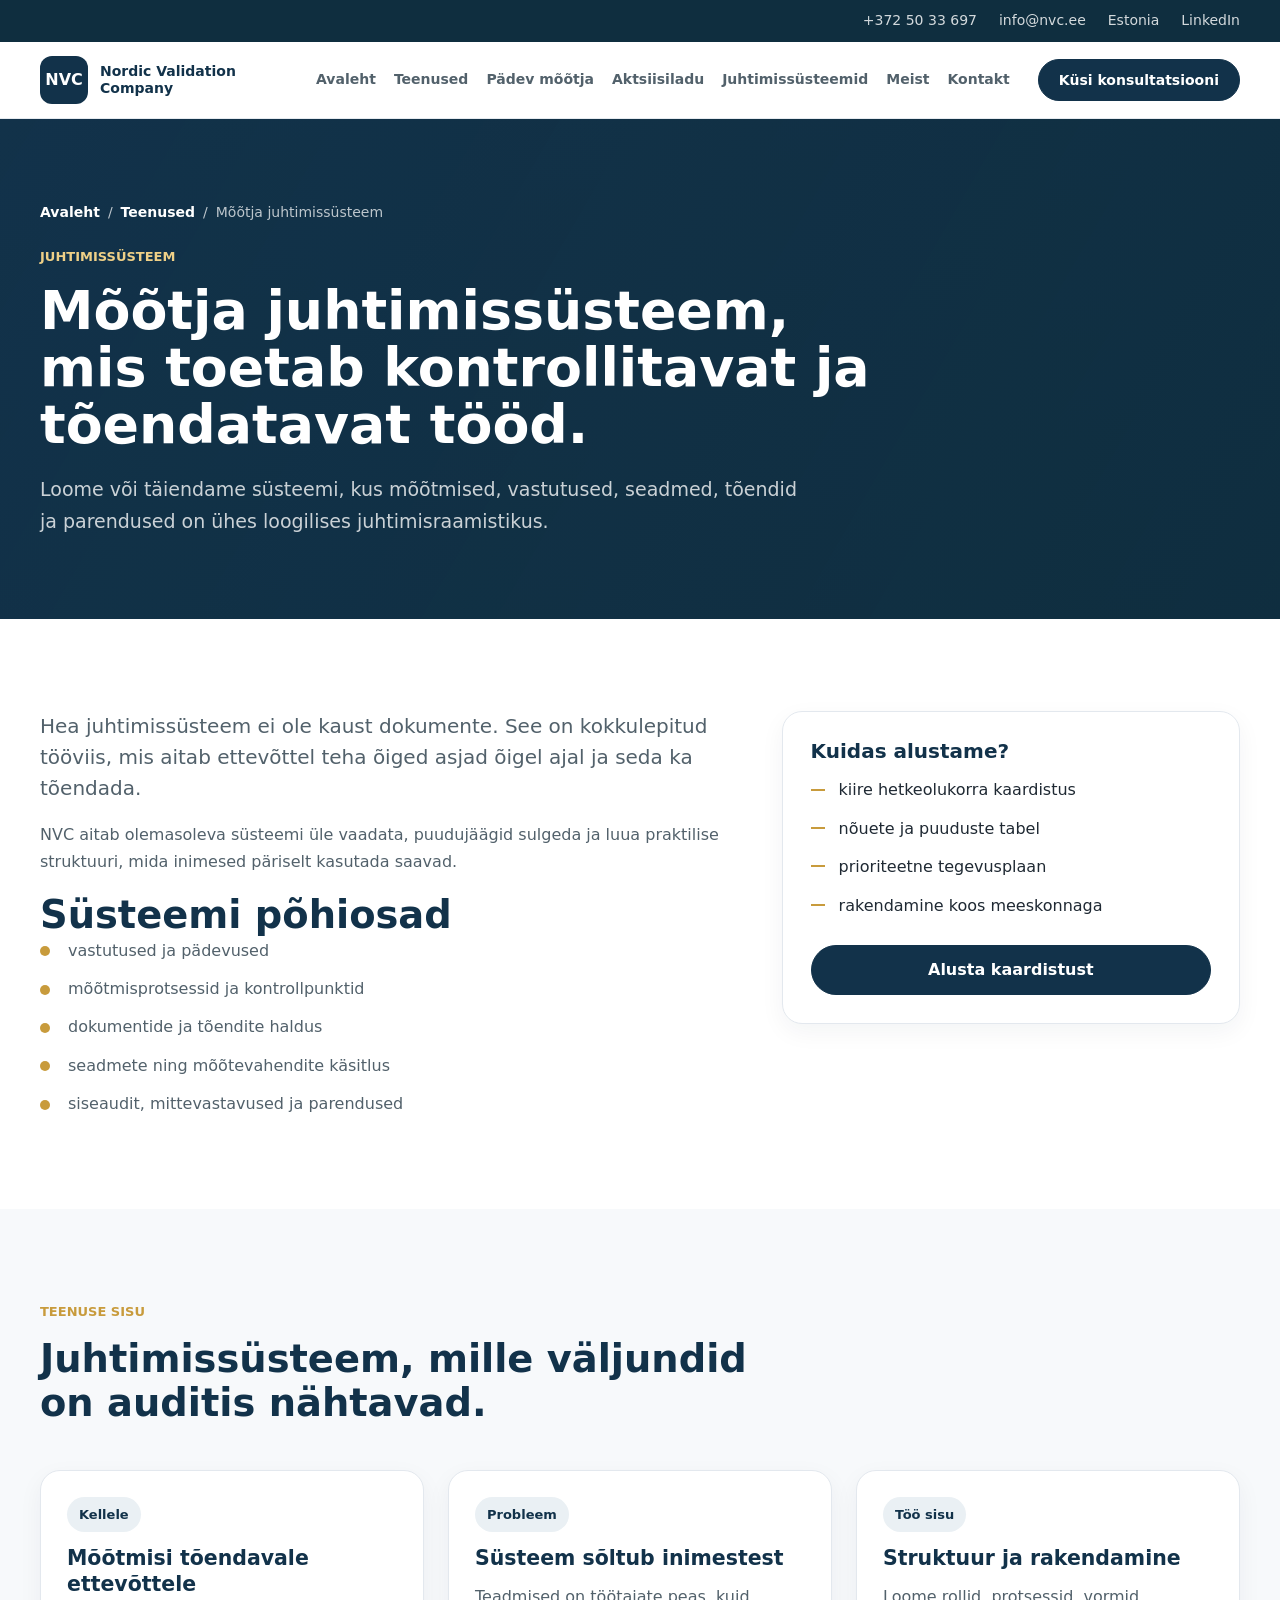
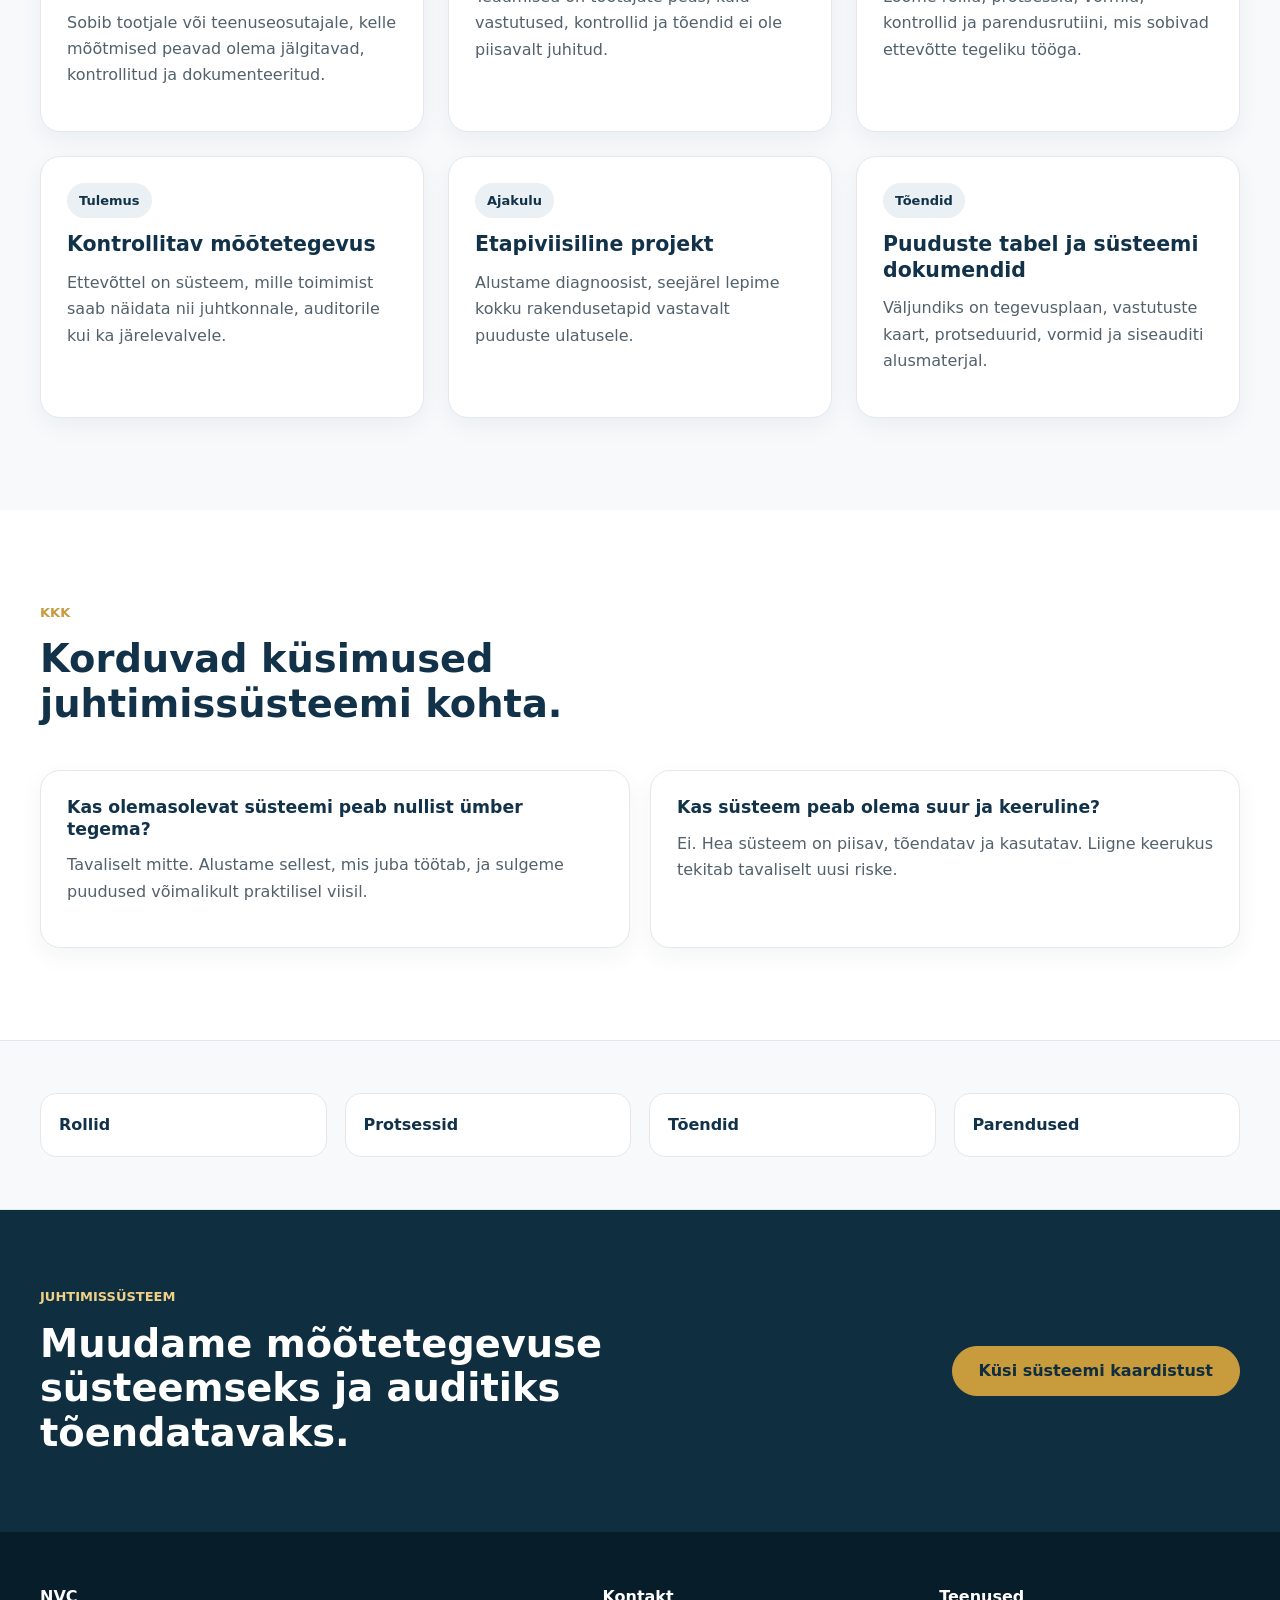
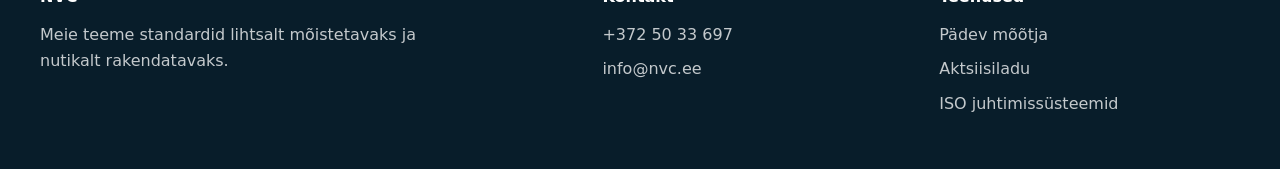
<file: mootja-juhtimissusteem.html>
<!doctype html>
<html lang="et">
  <head><meta charset="utf-8"><meta name="viewport" content="width=device-width, initial-scale=1"><title>Mõõtja juhtimissüsteem - NVC</title><meta name="description" content="Mõõtja juhtimissüsteemi loomine, korrastamine ja auditiks ettevalmistus."><link rel="stylesheet" href="nvc-homepage.css"></head>
  <body>
    <a class="skip-link" href="#main">Liigu sisuni</a>
    <div class="topbar"><div class="container topbar__inner"><a href="tel:+3725033697">+372 50 33 697</a><a href="mailto:info@nvc.ee">info@nvc.ee</a><span>Estonia</span><a href="https://ee.linkedin.com/company/nordicvalidationcompany">LinkedIn</a></div></div>
    <header class="site-header"><div class="container header__inner"><a class="brand" href="index.html" aria-label="NVC avaleht"><span class="brand__mark">NVC</span><span class="brand__text">Nordic Validation Company</span></a><button class="nav-button" type="button" aria-expanded="false" aria-controls="main-nav" aria-label="Ava menüü" hidden><span aria-hidden="true"></span><span aria-hidden="true"></span><span aria-hidden="true"></span></button><nav id="main-nav" class="main-nav" aria-label="Põhimenüü"><a href="index.html">Avaleht</a><a href="teenused.html">Teenused</a><a href="padev-mootja.html">Pädev mõõtja</a><a href="aktsiisiladu.html">Aktsiisiladu</a><a href="iso-juhtimissusteemid.html">Juhtimissüsteemid</a><a href="meist.html">Meist</a><a href="kontakt.html">Kontakt</a><a class="button nav-cta" href="kontakt.html#contact-form">Küsi kiirhinnangut</a></nav><a class="button button--small" href="kontakt.html">Küsi konsultatsiooni</a></div></header>
    <main id="main">
      <section class="page-hero"><div class="container"><div class="breadcrumb"><a href="index.html">Avaleht</a><span>/</span><a href="teenused.html">Teenused</a><span>/</span><span>Mõõtja juhtimissüsteem</span></div><p class="eyebrow eyebrow--light">Juhtimissüsteem</p><h1>Mõõtja juhtimissüsteem, mis toetab kontrollitavat ja tõendatavat tööd.</h1><p class="page-hero__lead">Loome või täiendame süsteemi, kus mõõtmised, vastutused, seadmed, tõendid ja parendused on ühes loogilises juhtimisraamistikus.</p></div></section>
      <section class="section"><div class="container content-grid"><div class="rich-text"><p class="lead-text">Hea juhtimissüsteem ei ole kaust dokumente. See on kokkulepitud tööviis, mis aitab ettevõttel teha õiged asjad õigel ajal ja seda ka tõendada.</p><p>NVC aitab olemasoleva süsteemi üle vaadata, puudujäägid sulgeda ja luua praktilise struktuuri, mida inimesed päriselt kasutada saavad.</p><h2>Süsteemi põhiosad</h2><ul class="check-list"><li>vastutused ja pädevused</li><li>mõõtmisprotsessid ja kontrollpunktid</li><li>dokumentide ja tõendite haldus</li><li>seadmete ning mõõtevahendite käsitlus</li><li>siseaudit, mittevastavused ja parendused</li></ul></div><aside class="side-panel"><h2>Kuidas alustame?</h2><ul class="plain-list"><li>kiire hetkeolukorra kaardistus</li><li>nõuete ja puuduste tabel</li><li>prioriteetne tegevusplaan</li><li>rakendamine koos meeskonnaga</li></ul><a class="button" href="kontakt.html">Alusta kaardistust</a></aside></div></section>
      <section class="section section--soft"><div class="container"><div class="section-heading"><p class="eyebrow">Teenuse sisu</p><h2>Juhtimissüsteem, mille väljundid on auditis nähtavad.</h2></div><div class="service-detail-grid"><article class="service-detail"><span>Kellele</span><h3>Mõõtmisi tõendavale ettevõttele</h3><p>Sobib tootjale või teenuseosutajale, kelle mõõtmised peavad olema jälgitavad, kontrollitud ja dokumenteeritud.</p></article><article class="service-detail"><span>Probleem</span><h3>Süsteem sõltub inimestest</h3><p>Teadmised on töötajate peas, kuid vastutused, kontrollid ja tõendid ei ole piisavalt juhitud.</p></article><article class="service-detail"><span>Töö sisu</span><h3>Struktuur ja rakendamine</h3><p>Loome rollid, protsessid, vormid, kontrollid ja parendusrutiini, mis sobivad ettevõtte tegeliku tööga.</p></article><article class="service-detail"><span>Tulemus</span><h3>Kontrollitav mõõtetegevus</h3><p>Ettevõttel on süsteem, mille toimimist saab näidata nii juhtkonnale, auditorile kui ka järelevalvele.</p></article><article class="service-detail"><span>Ajakulu</span><h3>Etapiviisiline projekt</h3><p>Alustame diagnoosist, seejärel lepime kokku rakendusetapid vastavalt puuduste ulatusele.</p></article><article class="service-detail"><span>Tõendid</span><h3>Puuduste tabel ja süsteemi dokumendid</h3><p>Väljundiks on tegevusplaan, vastutuste kaart, protseduurid, vormid ja siseauditi alusmaterjal.</p></article></div></div></section>
      <section class="section"><div class="container"><div class="section-heading"><p class="eyebrow">KKK</p><h2>Korduvad küsimused juhtimissüsteemi kohta.</h2></div><div class="faq-grid"><article class="faq-item"><h3>Kas olemasolevat süsteemi peab nullist ümber tegema?</h3><p>Tavaliselt mitte. Alustame sellest, mis juba töötab, ja sulgeme puudused võimalikult praktilisel viisil.</p></article><article class="faq-item"><h3>Kas süsteem peab olema suur ja keeruline?</h3><p>Ei. Hea süsteem on piisav, tõendatav ja kasutatav. Liigne keerukus tekitab tavaliselt uusi riske.</p></article></div></div></section>
      <section class="feature-band"><div class="container feature-band__inner"><div class="feature-pill">Rollid</div><div class="feature-pill">Protsessid</div><div class="feature-pill">Tõendid</div><div class="feature-pill">Parendused</div></div></section>
      <section class="cta"><div class="container cta__inner"><div><p class="eyebrow eyebrow--light">Juhtimissüsteem</p><h2>Muudame mõõtetegevuse süsteemseks ja auditiks tõendatavaks.</h2></div><a class="button button--accent" href="kontakt.html">Küsi süsteemi kaardistust</a></div></section>
    </main>
    <footer class="footer"><div class="container footer__grid"><div><strong>NVC</strong><p>Meie teeme standardid lihtsalt mõistetavaks ja nutikalt rakendatavaks.</p></div><div><span>Kontakt</span><a href="tel:+3725033697">+372 50 33 697</a><a href="mailto:info@nvc.ee">info@nvc.ee</a></div><div><span>Teenused</span><a href="padev-mootja.html">Pädev mõõtja</a><a href="aktsiisiladu.html">Aktsiisiladu</a><a href="iso-juhtimissusteemid.html">ISO juhtimissüsteemid</a></div></div></footer>
  <script src="navigation.js" defer></script>
</body>
</html>
</file>
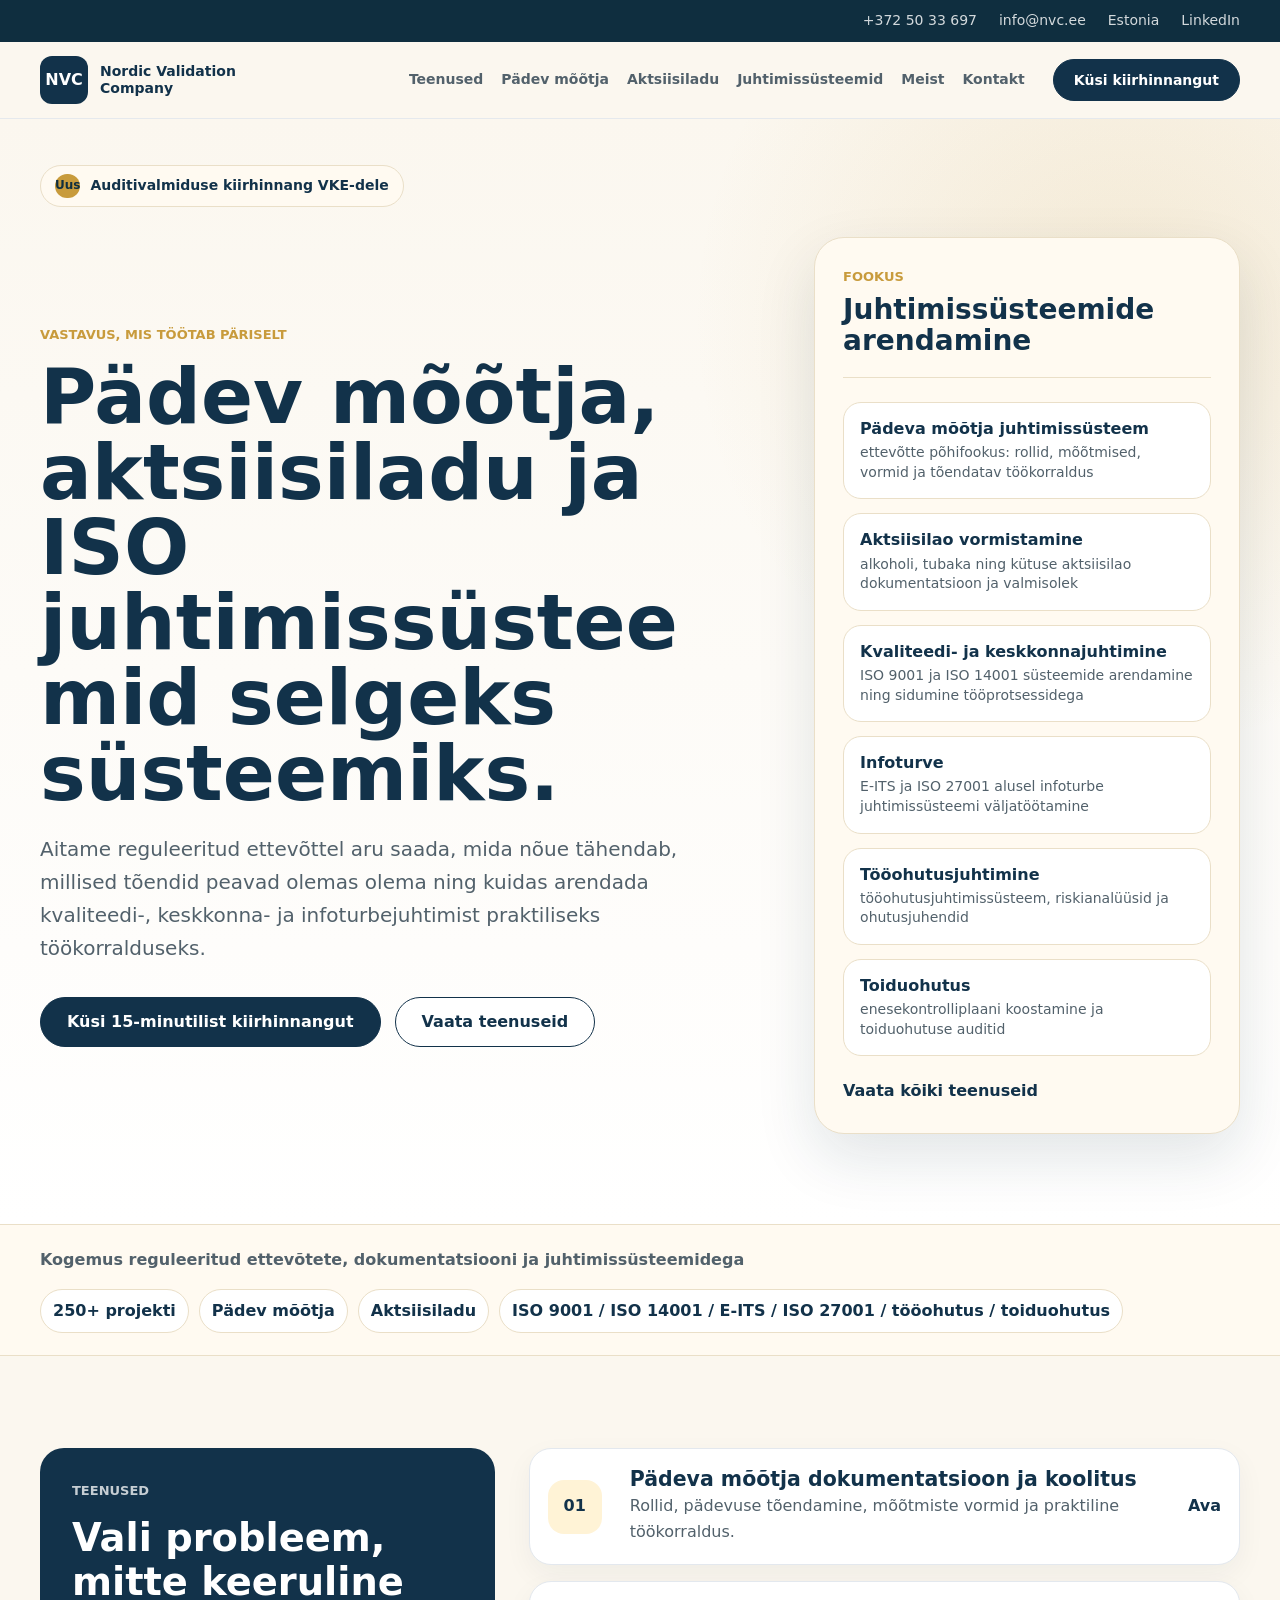
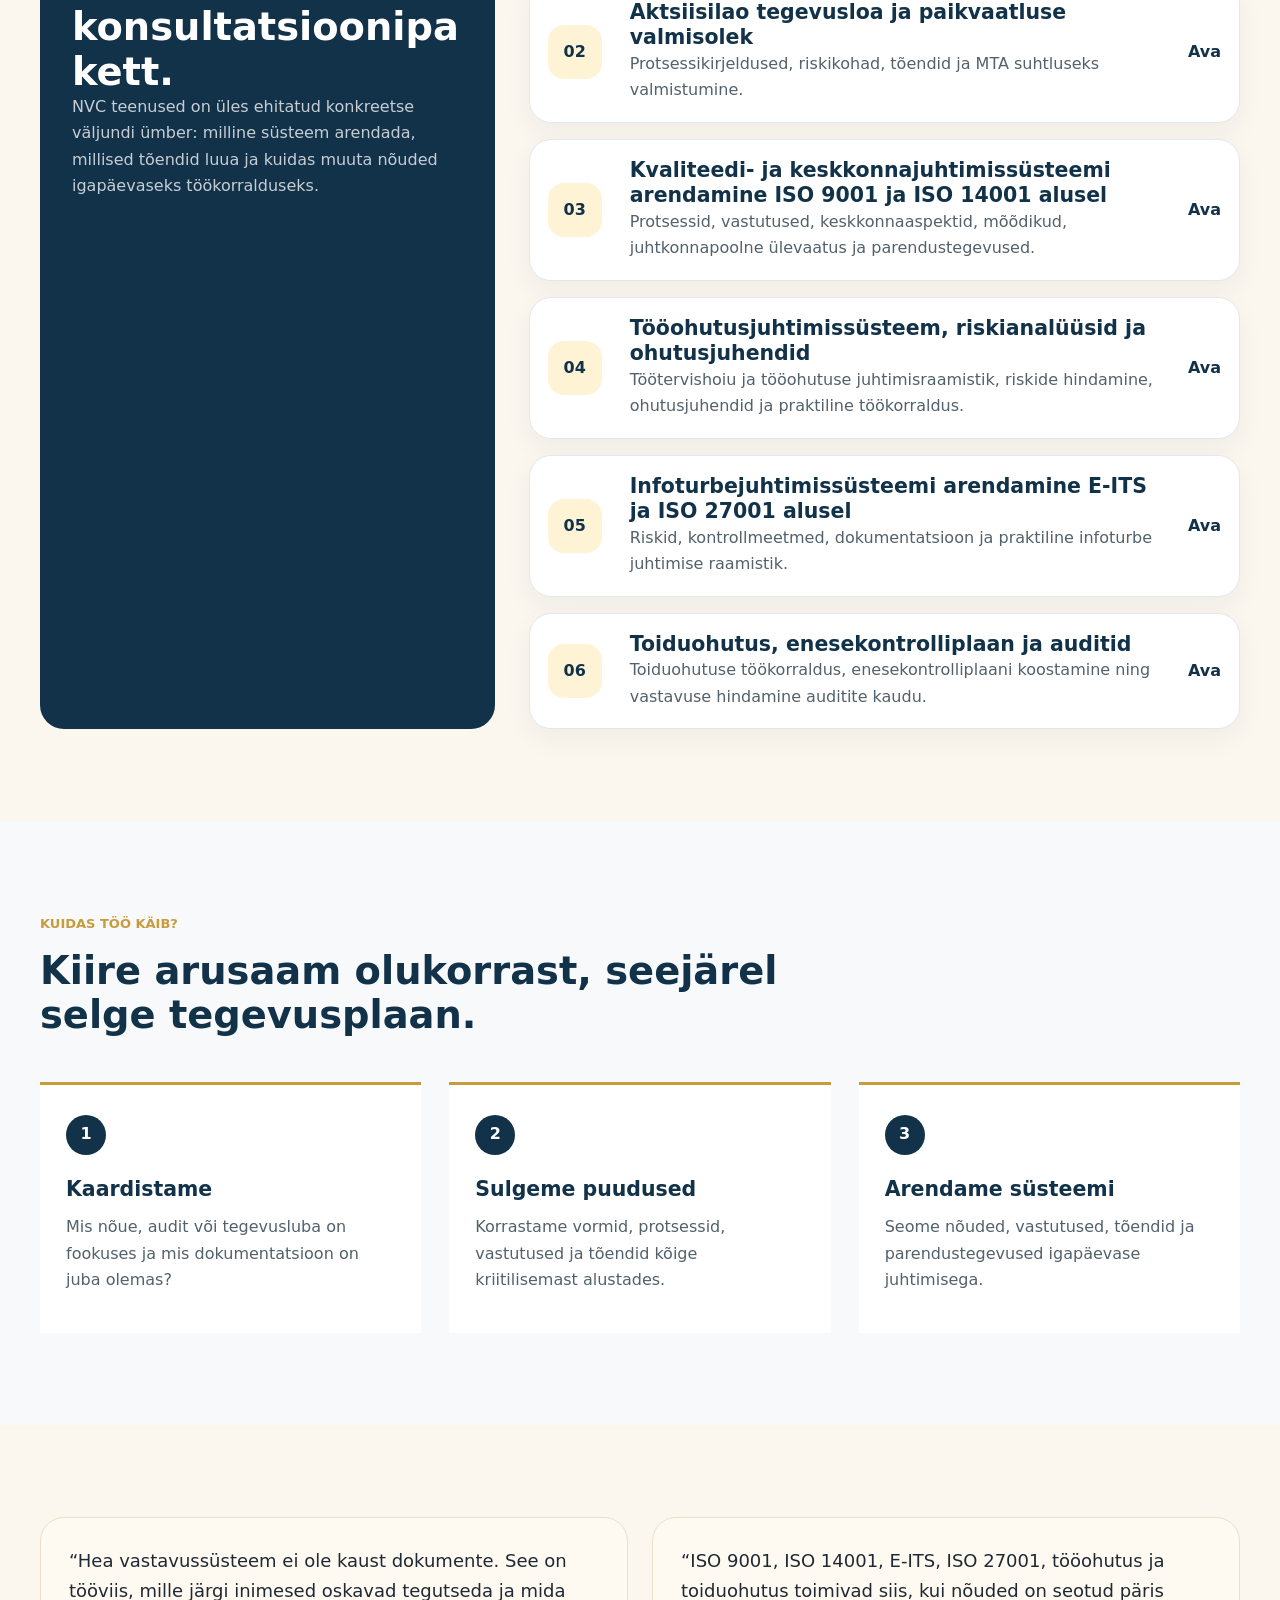
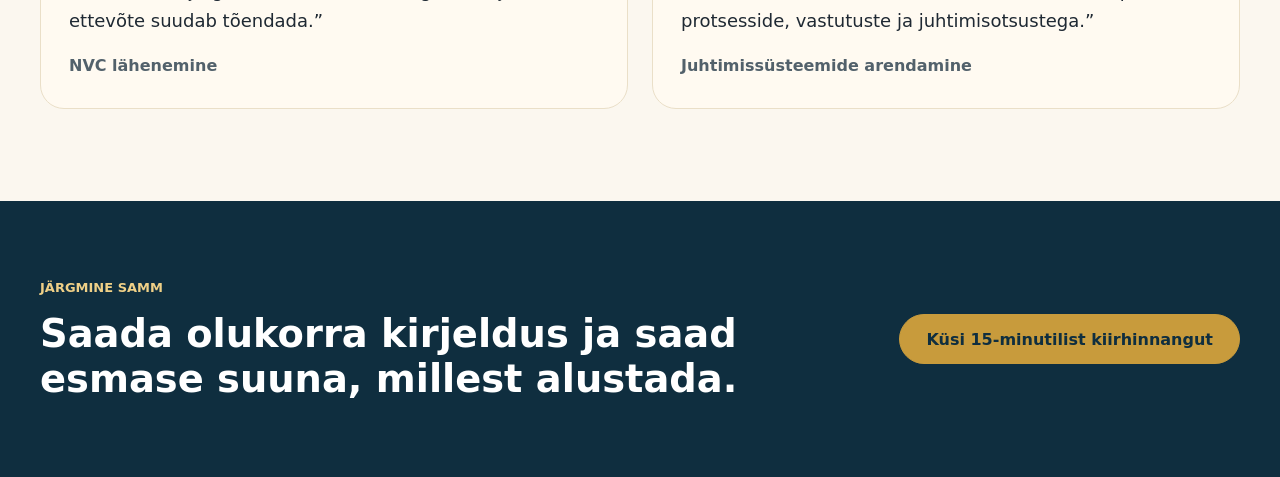
<file: nvc-homepage-redesign.html>
<!doctype html>
<html lang="et">
  <head>
    <meta charset="utf-8">
    <meta http-equiv="refresh" content="0; url=index.html">
    <meta name="viewport" content="width=device-width, initial-scale=1">
    <title>NVC avaleht</title>
    <link rel="canonical" href="index.html">
  </head>
  <body>
    <p>Uus avaleht asub siin: <a href="index.html">index.html</a></p>
  </body>
</html>
</file>
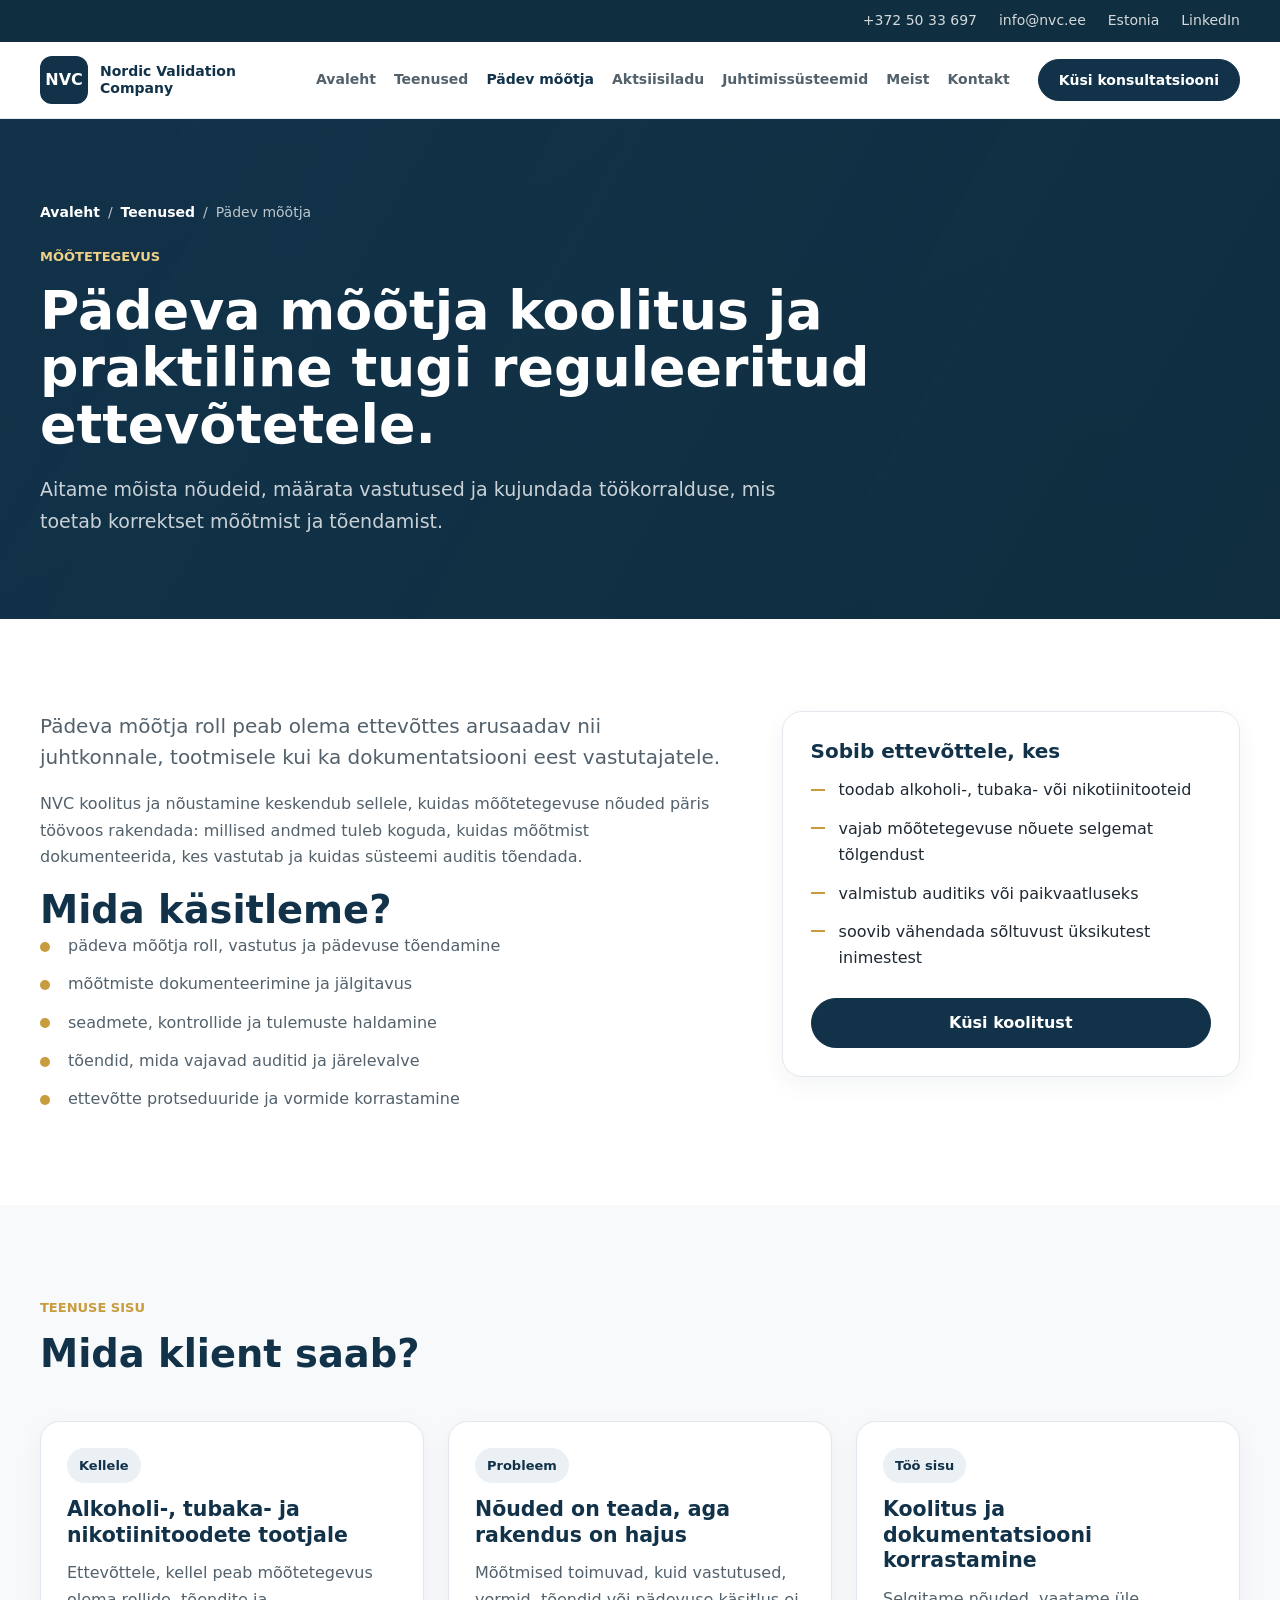
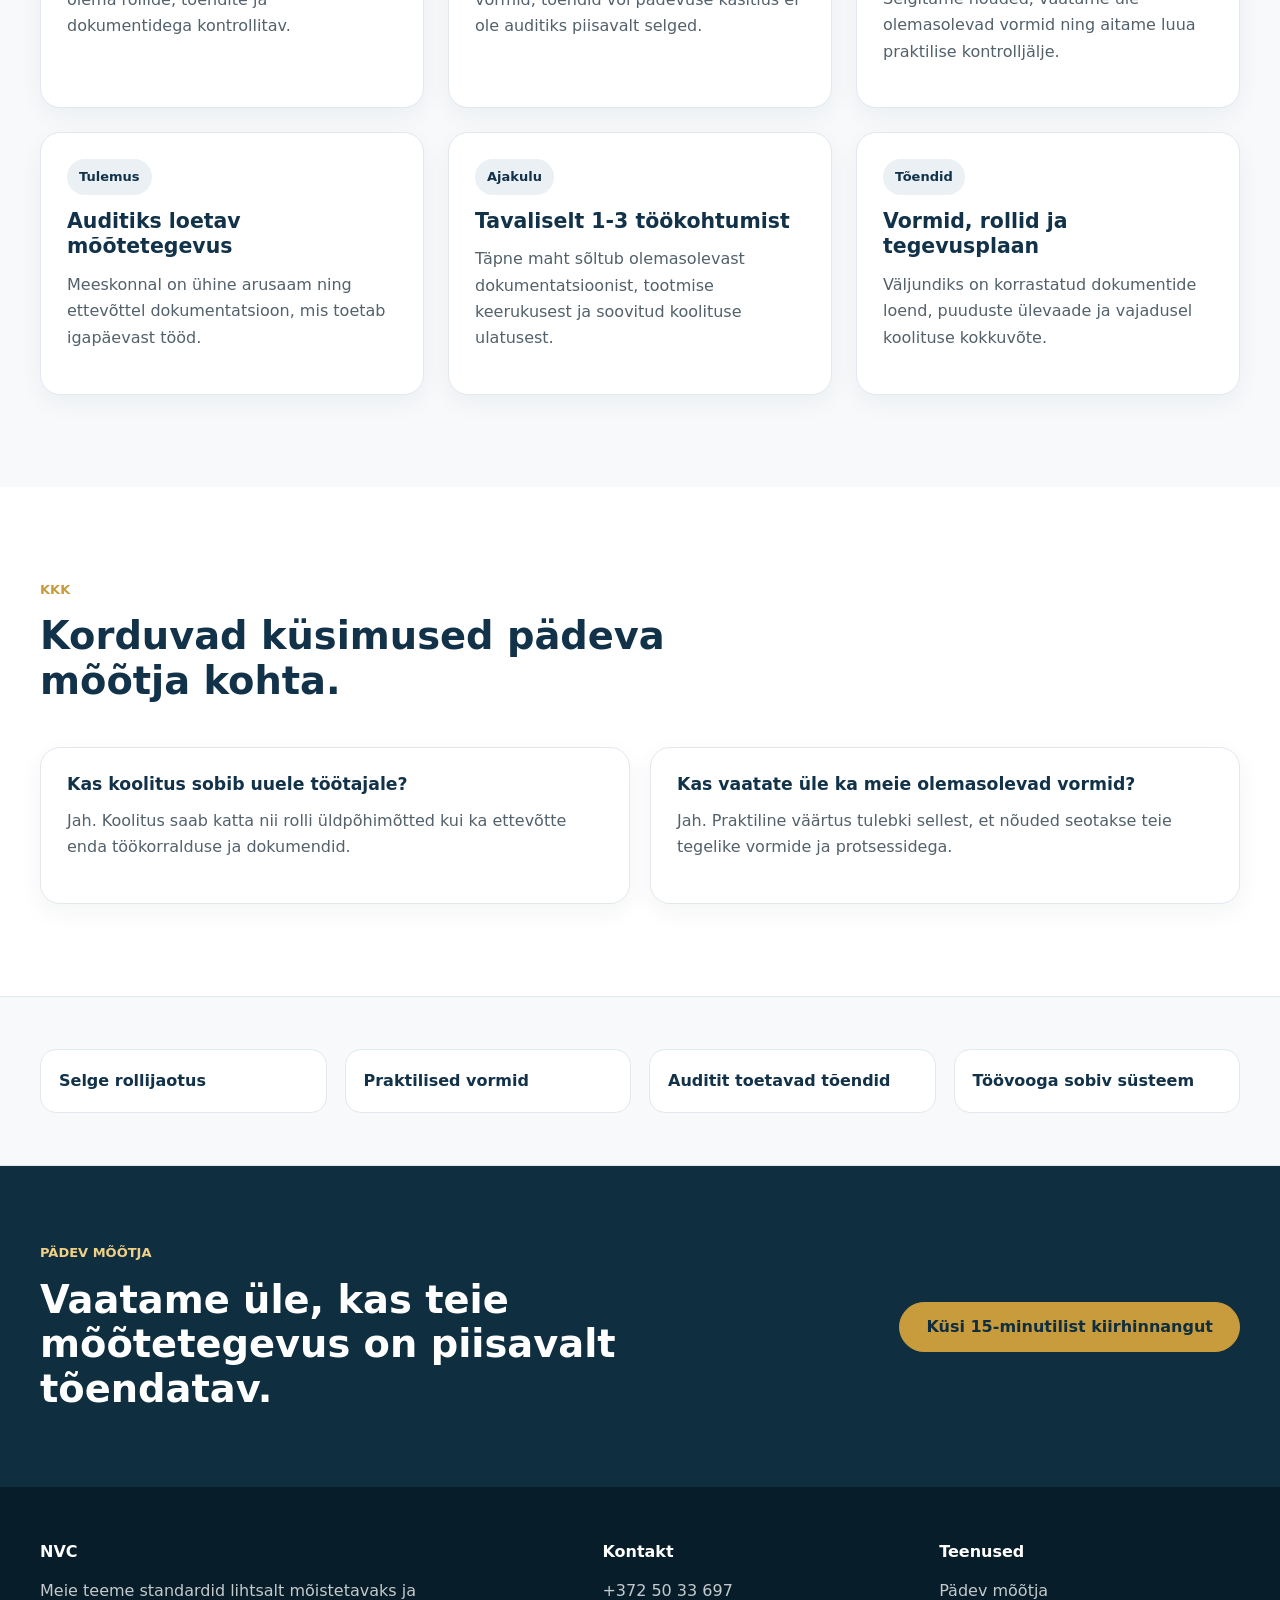
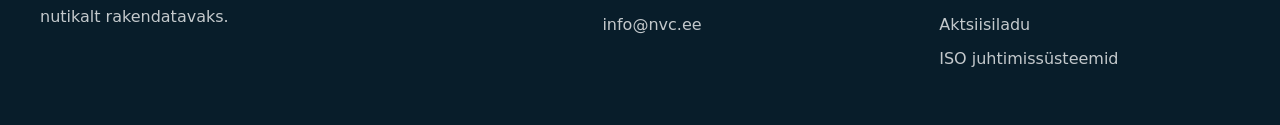
<file: padev-mootja.html>
<!doctype html>
<html lang="et">
  <head>
    <meta charset="utf-8">
    <meta name="viewport" content="width=device-width, initial-scale=1">
    <title>Pädev mõõtja - NVC</title>
    <meta name="description" content="Pädeva mõõtja koolitus ja nõustamine mõõtetegevuse nõuete praktiliseks rakendamiseks.">
    <link rel="stylesheet" href="nvc-homepage.css">
  </head>
  <body>
    <a class="skip-link" href="#main">Liigu sisuni</a>
    <div class="topbar"><div class="container topbar__inner"><a href="tel:+3725033697">+372 50 33 697</a><a href="mailto:info@nvc.ee">info@nvc.ee</a><span>Estonia</span><a href="https://ee.linkedin.com/company/nordicvalidationcompany">LinkedIn</a></div></div>
    <header class="site-header"><div class="container header__inner"><a class="brand" href="index.html" aria-label="NVC avaleht"><span class="brand__mark">NVC</span><span class="brand__text">Nordic Validation Company</span></a><button class="nav-button" type="button" aria-expanded="false" aria-controls="main-nav" aria-label="Ava menüü" hidden><span aria-hidden="true"></span><span aria-hidden="true"></span><span aria-hidden="true"></span></button><nav id="main-nav" class="main-nav" aria-label="Põhimenüü"><a href="index.html">Avaleht</a><a href="teenused.html">Teenused</a><a class="active-nav" href="padev-mootja.html">Pädev mõõtja</a><a href="aktsiisiladu.html">Aktsiisiladu</a><a href="iso-juhtimissusteemid.html">Juhtimissüsteemid</a><a href="meist.html">Meist</a><a href="kontakt.html">Kontakt</a><a class="button nav-cta" href="kontakt.html#contact-form">Küsi kiirhinnangut</a></nav><a class="button button--small" href="kontakt.html">Küsi konsultatsiooni</a></div></header>
    <main id="main">
      <section class="page-hero"><div class="container"><div class="breadcrumb"><a href="index.html">Avaleht</a><span>/</span><a href="teenused.html">Teenused</a><span>/</span><span>Pädev mõõtja</span></div><p class="eyebrow eyebrow--light">Mõõtetegevus</p><h1>Pädeva mõõtja koolitus ja praktiline tugi reguleeritud ettevõtetele.</h1><p class="page-hero__lead">Aitame mõista nõudeid, määrata vastutused ja kujundada töökorralduse, mis toetab korrektset mõõtmist ja tõendamist.</p></div></section>
      <section class="section"><div class="container content-grid"><div class="rich-text"><p class="lead-text">Pädeva mõõtja roll peab olema ettevõttes arusaadav nii juhtkonnale, tootmisele kui ka dokumentatsiooni eest vastutajatele.</p><p>NVC koolitus ja nõustamine keskendub sellele, kuidas mõõtetegevuse nõuded päris töövoos rakendada: millised andmed tuleb koguda, kuidas mõõtmist dokumenteerida, kes vastutab ja kuidas süsteemi auditis tõendada.</p><h2>Mida käsitleme?</h2><ul class="check-list"><li>pädeva mõõtja roll, vastutus ja pädevuse tõendamine</li><li>mõõtmiste dokumenteerimine ja jälgitavus</li><li>seadmete, kontrollide ja tulemuste haldamine</li><li>tõendid, mida vajavad auditid ja järelevalve</li><li>ettevõtte protseduuride ja vormide korrastamine</li></ul></div><aside class="side-panel"><h2>Sobib ettevõttele, kes</h2><ul class="plain-list"><li>toodab alkoholi-, tubaka- või nikotiinitooteid</li><li>vajab mõõtetegevuse nõuete selgemat tõlgendust</li><li>valmistub auditiks või paikvaatluseks</li><li>soovib vähendada sõltuvust üksikutest inimestest</li></ul><a class="button" href="kontakt.html">Küsi koolitust</a></aside></div></section>
      <section class="section section--soft"><div class="container"><div class="section-heading"><p class="eyebrow">Teenuse sisu</p><h2>Mida klient saab?</h2></div><div class="service-detail-grid"><article class="service-detail"><span>Kellele</span><h3>Alkoholi-, tubaka- ja nikotiinitoodete tootjale</h3><p>Ettevõttele, kellel peab mõõtetegevus olema rollide, tõendite ja dokumentidega kontrollitav.</p></article><article class="service-detail"><span>Probleem</span><h3>Nõuded on teada, aga rakendus on hajus</h3><p>Mõõtmised toimuvad, kuid vastutused, vormid, tõendid või pädevuse käsitlus ei ole auditiks piisavalt selged.</p></article><article class="service-detail"><span>Töö sisu</span><h3>Koolitus ja dokumentatsiooni korrastamine</h3><p>Selgitame nõuded, vaatame üle olemasolevad vormid ning aitame luua praktilise kontrolljälje.</p></article><article class="service-detail"><span>Tulemus</span><h3>Auditiks loetav mõõtetegevus</h3><p>Meeskonnal on ühine arusaam ning ettevõttel dokumentatsioon, mis toetab igapäevast tööd.</p></article><article class="service-detail"><span>Ajakulu</span><h3>Tavaliselt 1-3 töökohtumist</h3><p>Täpne maht sõltub olemasolevast dokumentatsioonist, tootmise keerukusest ja soovitud koolituse ulatusest.</p></article><article class="service-detail"><span>Tõendid</span><h3>Vormid, rollid ja tegevusplaan</h3><p>Väljundiks on korrastatud dokumentide loend, puuduste ülevaade ja vajadusel koolituse kokkuvõte.</p></article></div></div></section>
      <section class="section"><div class="container"><div class="section-heading"><p class="eyebrow">KKK</p><h2>Korduvad küsimused pädeva mõõtja kohta.</h2></div><div class="faq-grid"><article class="faq-item"><h3>Kas koolitus sobib uuele töötajale?</h3><p>Jah. Koolitus saab katta nii rolli üldpõhimõtted kui ka ettevõtte enda töökorralduse ja dokumendid.</p></article><article class="faq-item"><h3>Kas vaatate üle ka meie olemasolevad vormid?</h3><p>Jah. Praktiline väärtus tulebki sellest, et nõuded seotakse teie tegelike vormide ja protsessidega.</p></article></div></div></section>
      <section class="feature-band"><div class="container feature-band__inner"><div class="feature-pill">Selge rollijaotus</div><div class="feature-pill">Praktilised vormid</div><div class="feature-pill">Auditit toetavad tõendid</div><div class="feature-pill">Töövooga sobiv süsteem</div></div></section>
      <section class="cta"><div class="container cta__inner"><div><p class="eyebrow eyebrow--light">Pädev mõõtja</p><h2>Vaatame üle, kas teie mõõtetegevus on piisavalt tõendatav.</h2></div><a class="button button--accent" href="kontakt.html">Küsi 15-minutilist kiirhinnangut</a></div></section>
    </main>
    <footer class="footer"><div class="container footer__grid"><div><strong>NVC</strong><p>Meie teeme standardid lihtsalt mõistetavaks ja nutikalt rakendatavaks.</p></div><div><span>Kontakt</span><a href="tel:+3725033697">+372 50 33 697</a><a href="mailto:info@nvc.ee">info@nvc.ee</a></div><div><span>Teenused</span><a href="padev-mootja.html">Pädev mõõtja</a><a href="aktsiisiladu.html">Aktsiisiladu</a><a href="iso-juhtimissusteemid.html">ISO juhtimissüsteemid</a></div></div></footer>
  <script src="navigation.js" defer></script>
</body>
</html>
</file>
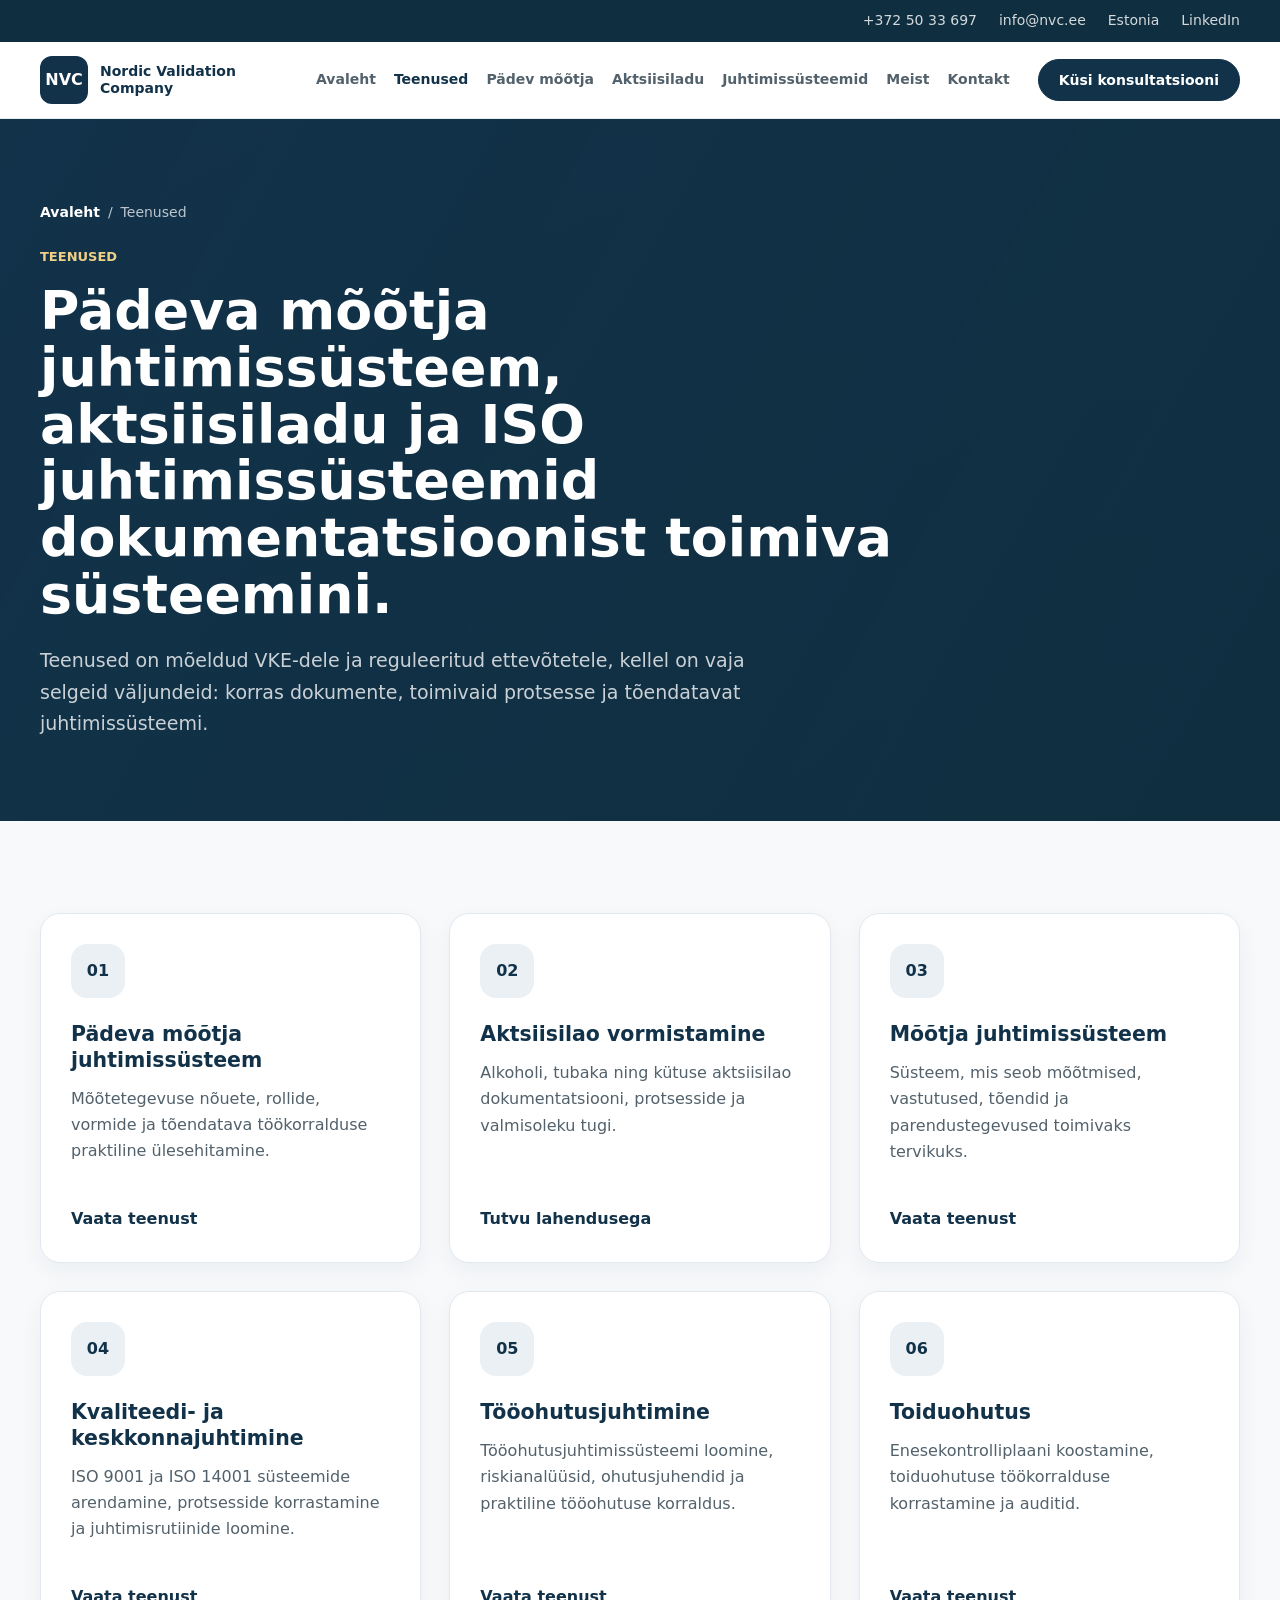
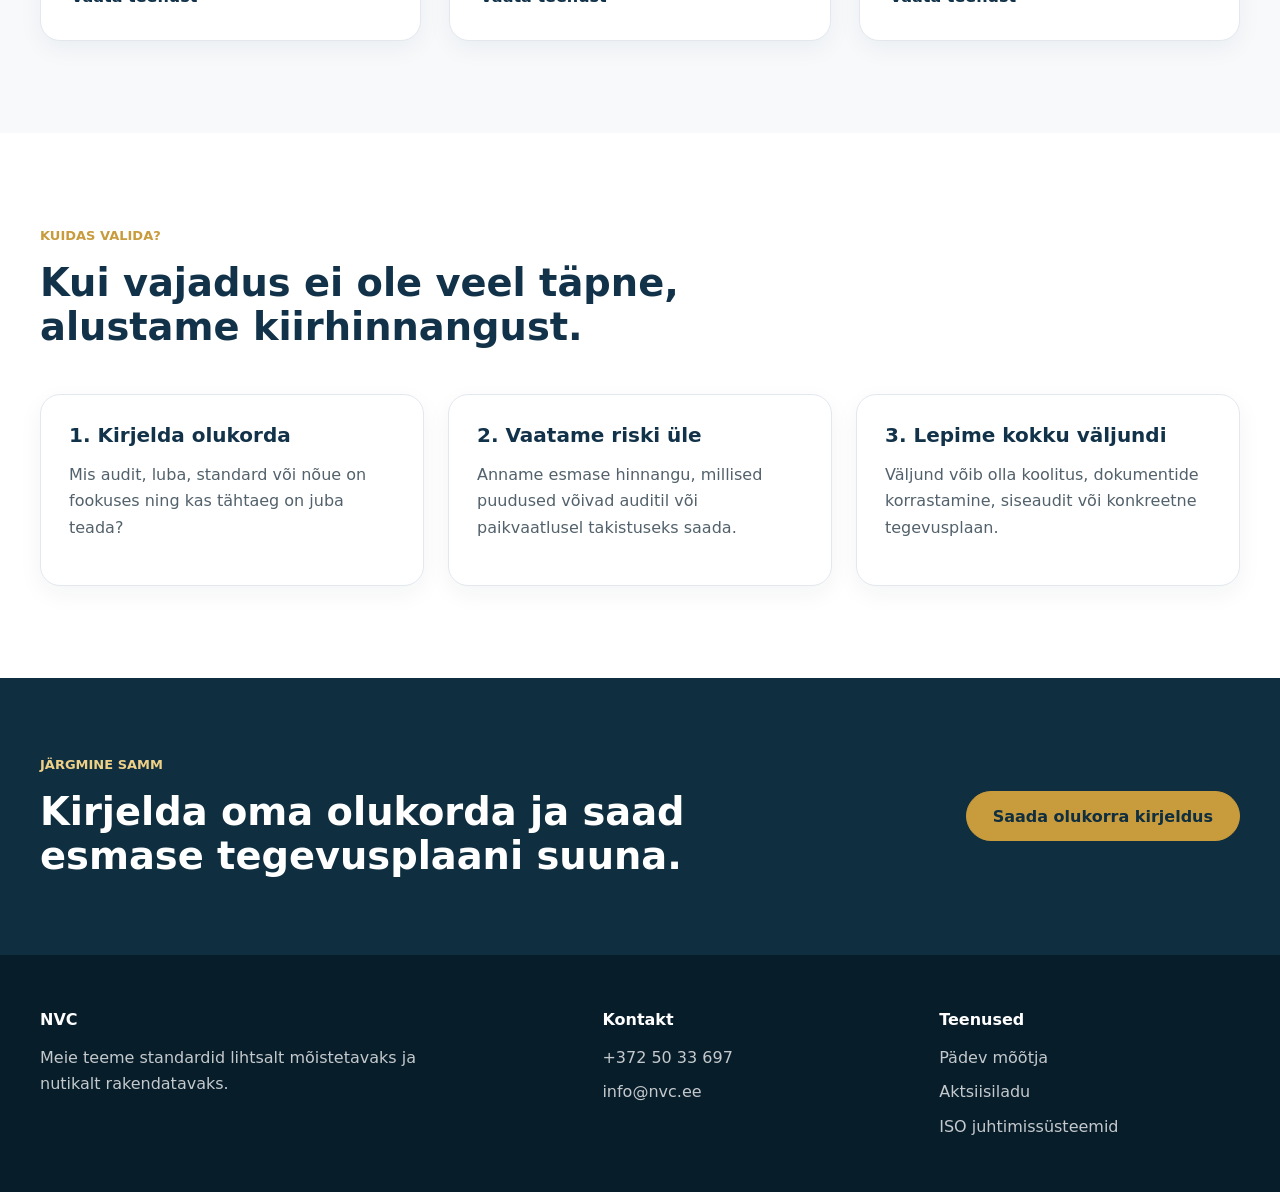
<file: teenused.html>
<!doctype html>
<html lang="et">
  <head>
    <meta charset="utf-8">
    <meta name="viewport" content="width=device-width, initial-scale=1">
    <title>Teenused - NVC</title>
    <meta name="description" content="NVC teenused: pädev mõõtja, aktsiisilao dokumentatsioon, mõõtja juhtimissüsteem ja ISO juhtimissüsteemid.">
    <link rel="stylesheet" href="nvc-homepage.css">
  </head>
  <body>
    <a class="skip-link" href="#main">Liigu sisuni</a>
    <div class="topbar"><div class="container topbar__inner"><a href="tel:+3725033697">+372 50 33 697</a><a href="mailto:info@nvc.ee">info@nvc.ee</a><span>Estonia</span><a href="https://ee.linkedin.com/company/nordicvalidationcompany">LinkedIn</a></div></div>
    <header class="site-header">
      <div class="container header__inner">
        <a class="brand" href="index.html" aria-label="NVC avaleht"><span class="brand__mark">NVC</span><span class="brand__text">Nordic Validation Company</span></a>
        <button class="nav-button" type="button" aria-expanded="false" aria-controls="main-nav" aria-label="Ava menüü" hidden><span aria-hidden="true"></span><span aria-hidden="true"></span><span aria-hidden="true"></span></button>
        <nav id="main-nav" class="main-nav" aria-label="Põhimenüü"><a href="index.html">Avaleht</a><a class="active-nav" href="teenused.html">Teenused</a><a href="padev-mootja.html">Pädev mõõtja</a><a href="aktsiisiladu.html">Aktsiisiladu</a><a href="iso-juhtimissusteemid.html">Juhtimissüsteemid</a><a href="meist.html">Meist</a><a href="kontakt.html">Kontakt</a><a class="button nav-cta" href="kontakt.html#contact-form">Küsi kiirhinnangut</a></nav>
        <a class="button button--small" href="kontakt.html">Küsi konsultatsiooni</a>
      </div>
    </header>
    <main id="main">
      <section class="page-hero">
        <div class="container">
          <div class="breadcrumb"><a href="index.html">Avaleht</a><span>/</span><span>Teenused</span></div>
          <p class="eyebrow eyebrow--light">Teenused</p>
          <h1>Pädeva mõõtja juhtimissüsteem, aktsiisiladu ja ISO juhtimissüsteemid dokumentatsioonist toimiva süsteemini.</h1>
          <p class="page-hero__lead">Teenused on mõeldud VKE-dele ja reguleeritud ettevõtetele, kellel on vaja selgeid väljundeid: korras dokumente, toimivaid protsesse ja tõendatavat juhtimissüsteemi.</p>
        </div>
      </section>
      <section class="section section--soft">
        <div class="container service-grid">
          <article class="service-card"><div class="icon-box">01</div><h3>Pädeva mõõtja juhtimissüsteem</h3><p>Mõõtetegevuse nõuete, rollide, vormide ja tõendatava töökorralduse praktiline ülesehitamine.</p><a href="padev-mootja.html">Vaata teenust</a></article>
          <article class="service-card"><div class="icon-box">02</div><h3>Aktsiisilao vormistamine</h3><p>Alkoholi, tubaka ning kütuse aktsiisilao dokumentatsiooni, protsesside ja valmisoleku tugi.</p><a href="aktsiisiladu.html">Tutvu lahendusega</a></article>
          <article class="service-card"><div class="icon-box">03</div><h3>Mõõtja juhtimissüsteem</h3><p>Süsteem, mis seob mõõtmised, vastutused, tõendid ja parendustegevused toimivaks tervikuks.</p><a href="mootja-juhtimissusteem.html">Vaata teenust</a></article>
          <article class="service-card"><div class="icon-box">04</div><h3>Kvaliteedi- ja keskkonnajuhtimine</h3><p>ISO 9001 ja ISO 14001 süsteemide arendamine, protsesside korrastamine ja juhtimisrutiinide loomine.</p><a href="iso-juhtimissusteemid.html">Vaata teenust</a></article>
          <article class="service-card"><div class="icon-box">05</div><h3>Tööohutusjuhtimine</h3><p>Tööohutusjuhtimissüsteemi loomine, riskianalüüsid, ohutusjuhendid ja praktiline tööohutuse korraldus.</p><a href="iso-juhtimissusteemid.html">Vaata teenust</a></article>
          <article class="service-card"><div class="icon-box">06</div><h3>Toiduohutus</h3><p>Enesekontrolliplaani koostamine, toiduohutuse töökorralduse korrastamine ja auditid.</p><a href="iso-juhtimissusteemid.html">Vaata teenust</a></article>
        </div>
      </section>
      <section class="section"><div class="container"><div class="section-heading"><p class="eyebrow">Kuidas valida?</p><h2>Kui vajadus ei ole veel täpne, alustame kiirhinnangust.</h2></div><div class="detail-grid"><article class="info-card"><h3>1. Kirjelda olukorda</h3><p>Mis audit, luba, standard või nõue on fookuses ning kas tähtaeg on juba teada?</p></article><article class="info-card"><h3>2. Vaatame riski üle</h3><p>Anname esmase hinnangu, millised puudused võivad auditil või paikvaatlusel takistuseks saada.</p></article><article class="info-card"><h3>3. Lepime kokku väljundi</h3><p>Väljund võib olla koolitus, dokumentide korrastamine, siseaudit või konkreetne tegevusplaan.</p></article></div></div></section>
      <section class="cta"><div class="container cta__inner"><div><p class="eyebrow eyebrow--light">Järgmine samm</p><h2>Kirjelda oma olukorda ja saad esmase tegevusplaani suuna.</h2></div><a class="button button--accent" href="kontakt.html">Saada olukorra kirjeldus</a></div></section>
    </main>
    <footer class="footer"><div class="container footer__grid"><div><strong>NVC</strong><p>Meie teeme standardid lihtsalt mõistetavaks ja nutikalt rakendatavaks.</p></div><div><span>Kontakt</span><a href="tel:+3725033697">+372 50 33 697</a><a href="mailto:info@nvc.ee">info@nvc.ee</a></div><div><span>Teenused</span><a href="padev-mootja.html">Pädev mõõtja</a><a href="aktsiisiladu.html">Aktsiisiladu</a><a href="iso-juhtimissusteemid.html">ISO juhtimissüsteemid</a></div></div></footer>
  <script src="navigation.js" defer></script>
</body>
</html>
</file>
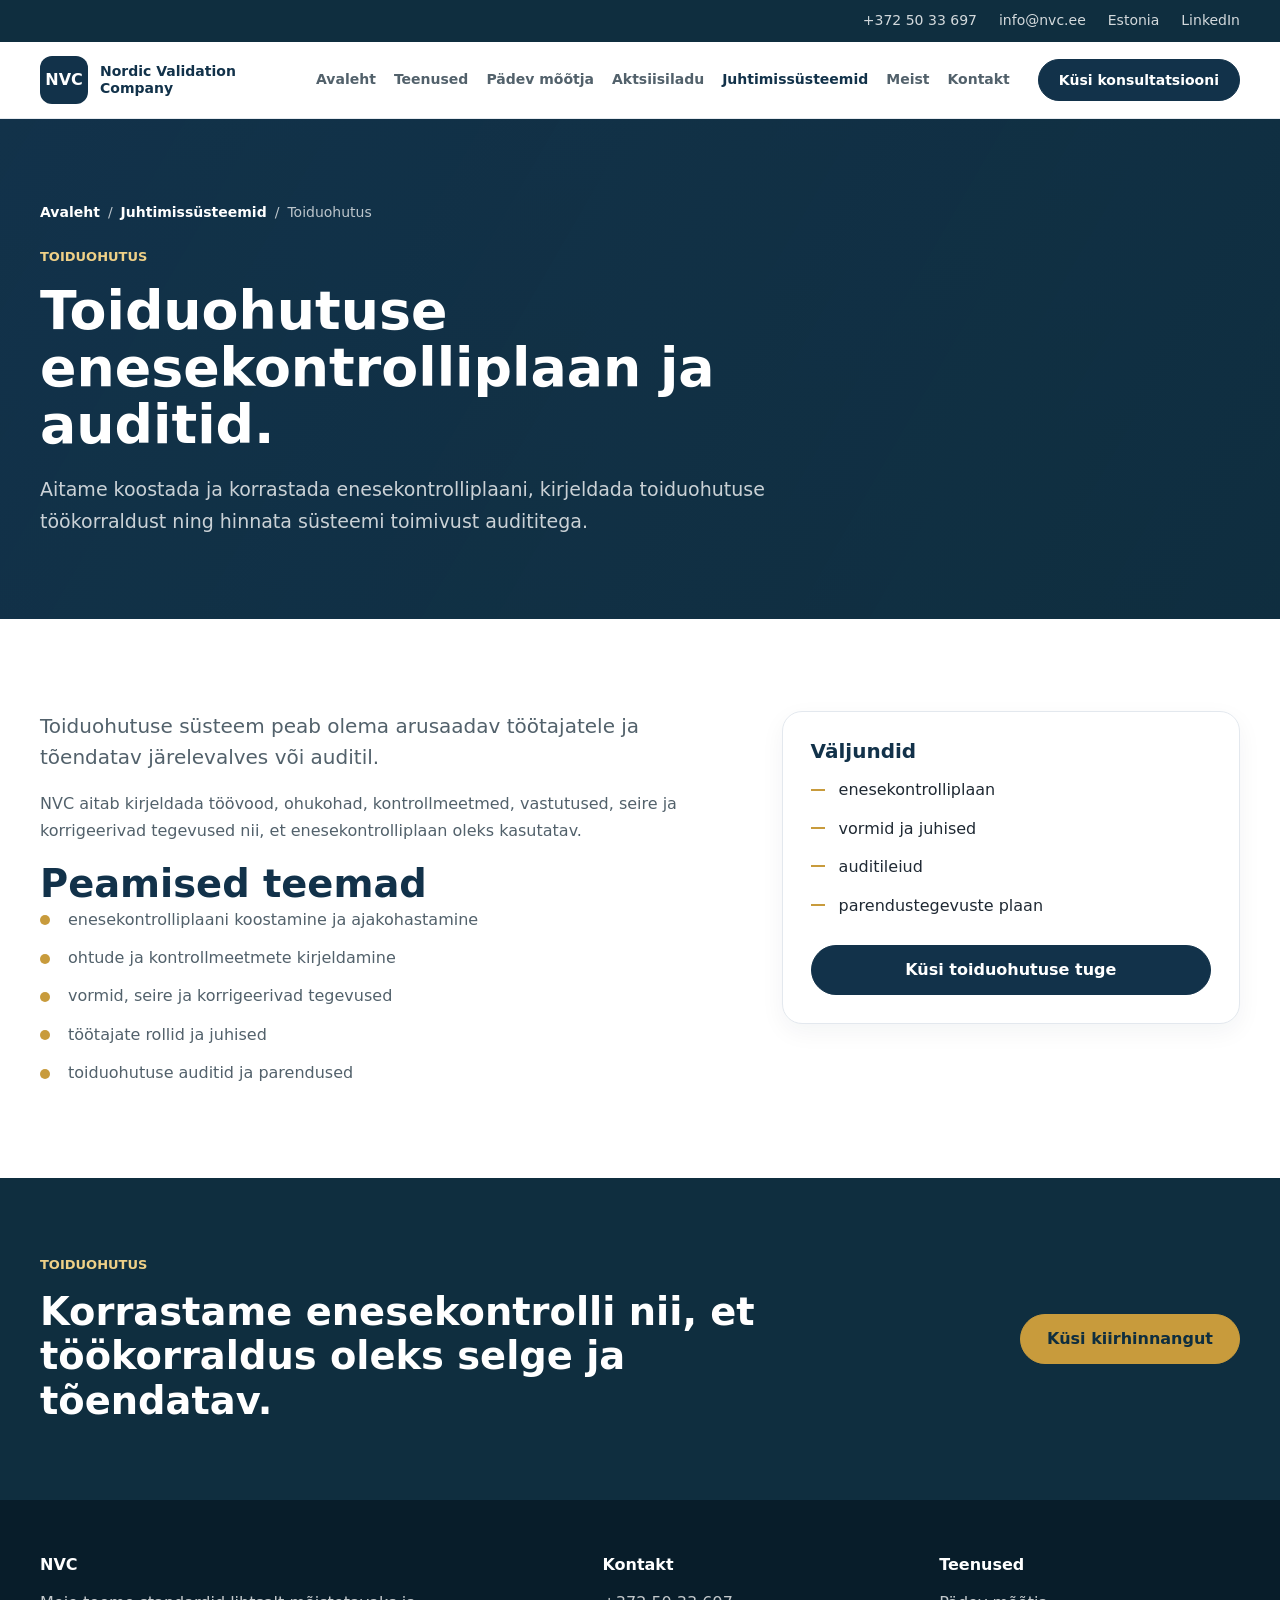
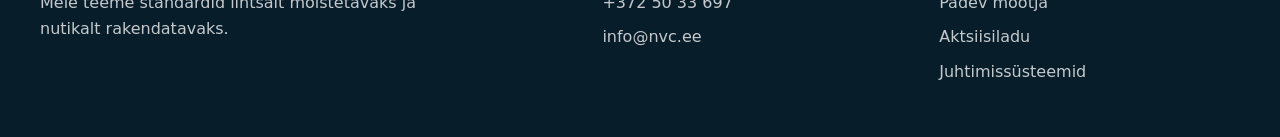
<file: toiduohutus.html>
<!doctype html>
<html lang="et">
  <head><meta charset="utf-8"><meta name="viewport" content="width=device-width, initial-scale=1"><title>Toiduohutus - NVC</title><meta name="description" content="Toiduohutuse enesekontrolliplaani koostamine, toiduohutuse töökorraldus ja auditid."><link rel="stylesheet" href="nvc-homepage.css"></head>
  <body>
    <a class="skip-link" href="#main">Liigu sisuni</a>
    <div class="topbar"><div class="container topbar__inner"><a href="tel:+3725033697">+372 50 33 697</a><a href="mailto:info@nvc.ee">info@nvc.ee</a><span>Estonia</span><a href="https://ee.linkedin.com/company/nordicvalidationcompany">LinkedIn</a></div></div>
    <header class="site-header"><div class="container header__inner"><a class="brand" href="index.html" aria-label="NVC avaleht"><span class="brand__mark">NVC</span><span class="brand__text">Nordic Validation Company</span></a><button class="nav-button" type="button" aria-expanded="false" aria-controls="main-nav" aria-label="Ava menüü" hidden><span aria-hidden="true"></span><span aria-hidden="true"></span><span aria-hidden="true"></span></button><nav id="main-nav" class="main-nav" aria-label="Põhimenüü"><a href="index.html">Avaleht</a><a href="teenused.html">Teenused</a><a href="padev-mootja.html">Pädev mõõtja</a><a href="aktsiisiladu.html">Aktsiisiladu</a><a class="active-nav" href="iso-juhtimissusteemid.html">Juhtimissüsteemid</a><a href="meist.html">Meist</a><a href="kontakt.html">Kontakt</a><a class="button nav-cta" href="kontakt.html#contact-form">Küsi kiirhinnangut</a></nav><a class="button button--small" href="kontakt.html">Küsi konsultatsiooni</a></div></header>
    <main id="main">
      <section class="page-hero"><div class="container"><div class="breadcrumb"><a href="index.html">Avaleht</a><span>/</span><a href="iso-juhtimissusteemid.html">Juhtimissüsteemid</a><span>/</span><span>Toiduohutus</span></div><p class="eyebrow eyebrow--light">Toiduohutus</p><h1>Toiduohutuse enesekontrolliplaan ja auditid.</h1><p class="page-hero__lead">Aitame koostada ja korrastada enesekontrolliplaani, kirjeldada toiduohutuse töökorraldust ning hinnata süsteemi toimivust audititega.</p></div></section>
      <section class="section"><div class="container content-grid"><div class="rich-text"><p class="lead-text">Toiduohutuse süsteem peab olema arusaadav töötajatele ja tõendatav järelevalves või auditil.</p><p>NVC aitab kirjeldada töövood, ohukohad, kontrollmeetmed, vastutused, seire ja korrigeerivad tegevused nii, et enesekontrolliplaan oleks kasutatav.</p><h2>Peamised teemad</h2><ul class="check-list"><li>enesekontrolliplaani koostamine ja ajakohastamine</li><li>ohtude ja kontrollmeetmete kirjeldamine</li><li>vormid, seire ja korrigeerivad tegevused</li><li>töötajate rollid ja juhised</li><li>toiduohutuse auditid ja parendused</li></ul></div><aside class="side-panel"><h2>Väljundid</h2><ul class="plain-list"><li>enesekontrolliplaan</li><li>vormid ja juhised</li><li>auditileiud</li><li>parendustegevuste plaan</li></ul><a class="button" href="kontakt.html">Küsi toiduohutuse tuge</a></aside></div></section>
      <section class="cta"><div class="container cta__inner"><div><p class="eyebrow eyebrow--light">Toiduohutus</p><h2>Korrastame enesekontrolli nii, et töökorraldus oleks selge ja tõendatav.</h2></div><a class="button button--accent" href="kontakt.html">Küsi kiirhinnangut</a></div></section>
    </main>
    <footer class="footer"><div class="container footer__grid"><div><strong>NVC</strong><p>Meie teeme standardid lihtsalt mõistetavaks ja nutikalt rakendatavaks.</p></div><div><span>Kontakt</span><a href="tel:+3725033697">+372 50 33 697</a><a href="mailto:info@nvc.ee">info@nvc.ee</a></div><div><span>Teenused</span><a href="padev-mootja.html">Pädev mõõtja</a><a href="aktsiisiladu.html">Aktsiisiladu</a><a href="iso-juhtimissusteemid.html">Juhtimissüsteemid</a></div></div></footer>
  <script src="navigation.js" defer></script>
</body>
</html>
</file>
<file: nvc-homepage.css>
:root {
  --navy: #12324a;
  --navy-strong: #0f2e3f;
  --ink: #1f2933;
  --muted: #52616b;
  --line: #e3e8ee;
  --soft: #f7f9fb;
  --blue-soft: #eaf0f4;
  --accent: #c89b3c;
  --white: #ffffff;
  --shadow: 0 18px 42px rgba(15, 46, 63, 0.09);
}

* {
  box-sizing: border-box;
}

html {
  scroll-behavior: smooth;
}

body {
  margin: 0;
  color: var(--ink);
  background: var(--white);
  font-family: Inter, ui-sans-serif, system-ui, -apple-system, BlinkMacSystemFont, "Segoe UI", Arial, sans-serif;
  font-size: 16px;
  line-height: 1.65;
}

a {
  color: inherit;
  text-decoration: none;
}

.skip-link {
  position: absolute;
  left: 16px;
  top: -48px;
  z-index: 20;
  background: var(--navy);
  color: var(--white);
  padding: 10px 14px;
}

.skip-link:focus {
  top: 16px;
}

.container {
  width: min(100% - 48px, 1200px);
  margin-inline: auto;
}

.topbar {
  background: var(--navy-strong);
  color: rgba(255, 255, 255, 0.82);
  font-size: 14px;
}

.topbar__inner {
  display: flex;
  min-height: 42px;
  align-items: center;
  justify-content: flex-end;
  gap: 22px;
}

.topbar a:hover,
.main-nav a:hover,
.footer a:hover {
  color: var(--accent);
}

.site-header {
  position: sticky;
  top: 0;
  z-index: 10;
  background: rgba(255, 255, 255, 0.94);
  border-bottom: 1px solid rgba(227, 232, 238, 0.9);
  backdrop-filter: blur(14px);
}

.header__inner {
  display: grid;
  grid-template-columns: auto 1fr auto;
  min-height: 76px;
  align-items: center;
  gap: 28px;
}

.brand {
  display: inline-flex;
  align-items: center;
  gap: 12px;
  font-weight: 750;
  color: var(--navy);
}

.brand__mark {
  display: grid;
  width: 48px;
  height: 48px;
  place-items: center;
  border-radius: 12px;
  background: var(--navy);
  color: var(--white);
  letter-spacing: 0;
}

.brand__text {
  max-width: 180px;
  font-size: 14px;
  line-height: 1.2;
}

.main-nav {
  display: flex;
  justify-content: flex-end;
  gap: 18px;
  color: var(--muted);
  font-size: 14px;
  font-weight: 650;
  white-space: nowrap;
}

.button {
  display: inline-flex;
  min-height: 50px;
  align-items: center;
  justify-content: center;
  border: 1px solid var(--navy);
  border-radius: 999px;
  background: var(--navy);
  color: var(--white);
  padding: 13px 26px;
  font-weight: 750;
  line-height: 1.2;
  transition: transform 180ms ease, background 180ms ease, border-color 180ms ease;
}

.button:hover {
  transform: translateY(-2px);
  background: var(--navy-strong);
  border-color: var(--navy-strong);
}

.button--secondary {
  background: var(--white);
  color: var(--navy);
}

.button--accent {
  border-color: var(--accent);
  background: var(--accent);
  color: var(--navy-strong);
}

.button--small {
  min-height: 42px;
  padding: 11px 20px;
  font-size: 14px;
}

.nav-toggle,
.nav-button {
  display: none;
}

.hero {
  overflow: hidden;
  background:
    linear-gradient(115deg, rgba(234, 240, 244, 0.94), rgba(255, 255, 255, 0.72)),
    linear-gradient(180deg, var(--white), var(--soft));
}

.hero__grid {
  display: grid;
  grid-template-columns: minmax(0, 1.07fr) minmax(360px, 0.93fr);
  min-height: 650px;
  align-items: center;
  gap: 64px;
  padding-block: 96px;
}

.eyebrow {
  margin: 0 0 14px;
  color: var(--accent);
  font-size: 13px;
  font-weight: 850;
  letter-spacing: 0;
  text-transform: uppercase;
}

.eyebrow--light {
  color: #efd087;
}

h1,
h2,
h3,
p {
  margin-top: 0;
}

h1 {
  max-width: 770px;
  margin-bottom: 22px;
  color: var(--navy);
  font-size: clamp(2.25rem, 4.2vw, 3.5rem);
  line-height: 1.06;
  letter-spacing: 0;
}

h2 {
  margin-bottom: 0;
  color: var(--navy);
  font-size: clamp(1.8rem, 3vw, 2.55rem);
  line-height: 1.16;
  letter-spacing: 0;
}

h3 {
  margin-bottom: 12px;
  color: var(--navy);
  font-size: 1.28rem;
  line-height: 1.25;
}

.hero__lead {
  max-width: 670px;
  margin-bottom: 34px;
  color: var(--muted);
  font-size: 18px;
}

.hero__actions {
  display: flex;
  flex-wrap: wrap;
  gap: 14px;
}

.compliance-card {
  position: relative;
  border: 1px solid rgba(255, 255, 255, 0.72);
  border-radius: 24px;
  background: var(--white);
  padding: 30px;
  box-shadow: var(--shadow);
}

.compliance-card::before {
  content: "";
  position: absolute;
  inset: 18px -18px -18px 18px;
  z-index: -1;
  border-radius: 24px;
  background: var(--blue-soft);
}

.compliance-card__top {
  display: flex;
  align-items: center;
  justify-content: space-between;
  gap: 18px;
  margin-bottom: 28px;
  color: var(--muted);
  font-weight: 700;
}

.compliance-card__top strong {
  color: var(--accent);
  font-size: 52px;
  line-height: 1;
}

.status-list {
  display: grid;
  gap: 12px;
}

.status-row {
  display: flex;
  align-items: center;
  justify-content: space-between;
  gap: 16px;
  border: 1px solid var(--line);
  border-radius: 14px;
  padding: 16px 18px;
}

.status-row span {
  color: var(--muted);
}

.status-row b {
  color: var(--navy);
}

.progress-block {
  display: grid;
  gap: 12px;
  margin-top: 28px;
}

.progress-block span {
  display: block;
  height: 10px;
  border-radius: 999px;
  background: var(--blue-soft);
}

.progress-block span::before {
  content: "";
  display: block;
  width: var(--w);
  height: 100%;
  border-radius: inherit;
  background: linear-gradient(90deg, var(--navy), var(--accent));
}

.section {
  padding-block: 92px;
}

.section--soft {
  background: var(--soft);
}

.section-heading {
  max-width: 760px;
  margin-bottom: 44px;
}

.section-heading--center {
  margin-inline: auto;
  text-align: center;
}

.service-grid,
.process-grid {
  display: grid;
  grid-template-columns: repeat(3, minmax(0, 1fr));
  gap: 28px;
}

.service-card {
  display: flex;
  min-height: 350px;
  flex-direction: column;
  border: 1px solid var(--line);
  border-radius: 20px;
  background: var(--white);
  padding: 30px;
  box-shadow: 0 8px 24px rgba(15, 46, 63, 0.05);
  transition: transform 180ms ease, border-color 180ms ease, box-shadow 180ms ease;
}

.service-card:hover {
  transform: translateY(-4px);
  border-color: rgba(200, 155, 60, 0.65);
  box-shadow: var(--shadow);
}

.service-card p,
.process-step p {
  color: var(--muted);
}

.service-card a {
  margin-top: auto;
  color: var(--navy);
  font-weight: 800;
}

.icon-box {
  display: grid;
  width: 54px;
  height: 54px;
  place-items: center;
  margin-bottom: 24px;
  border-radius: 16px;
  background: var(--blue-soft);
  color: var(--navy);
  font-weight: 850;
}

.metrics {
  background: var(--navy);
  color: var(--white);
  padding-block: 72px;
}

.metrics h2 {
  color: var(--white);
}

.metrics__grid {
  display: grid;
  grid-template-columns: 1.2fr repeat(3, minmax(0, 0.8fr));
  align-items: center;
  gap: 32px;
}

.metric {
  border-left: 1px solid rgba(255, 255, 255, 0.18);
  padding-left: 28px;
}

.metric strong {
  display: block;
  color: var(--accent);
  font-size: 42px;
  line-height: 1.05;
}

.metric span {
  display: block;
  margin-top: 8px;
  color: rgba(255, 255, 255, 0.78);
}

.process-step {
  position: relative;
  border-top: 3px solid var(--accent);
  background: var(--white);
  padding: 30px 26px 24px;
}

.process-step span {
  display: inline-grid;
  width: 40px;
  height: 40px;
  place-items: center;
  margin-bottom: 22px;
  border-radius: 50%;
  background: var(--navy);
  color: var(--white);
  font-weight: 850;
}

.split {
  display: grid;
  grid-template-columns: minmax(0, 0.9fr) minmax(0, 1.1fr);
  align-items: start;
  gap: 60px;
}

.standards-list {
  display: flex;
  flex-wrap: wrap;
  gap: 14px;
}

.standards-list span {
  border: 1px solid var(--line);
  border-radius: 999px;
  background: var(--white);
  padding: 12px 18px;
  color: var(--navy);
  font-weight: 750;
}

.cta {
  background: var(--navy-strong);
  color: var(--white);
  padding-block: 76px;
}

.cta h2 {
  max-width: 780px;
  color: var(--white);
}

.cta__inner {
  display: flex;
  align-items: center;
  justify-content: space-between;
  gap: 42px;
}

.footer {
  background: #081d2a;
  color: rgba(255, 255, 255, 0.76);
  padding-block: 52px;
}

.footer__grid {
  display: grid;
  grid-template-columns: 1.4fr 0.8fr 0.8fr;
  gap: 36px;
}

.footer strong,
.footer span {
  display: block;
  margin-bottom: 12px;
  color: var(--white);
  font-weight: 800;
}

.footer p {
  max-width: 380px;
  margin-bottom: 0;
}

.footer a {
  display: block;
  margin-top: 8px;
}

.page-hero {
  background:
    linear-gradient(120deg, rgba(18, 50, 74, 0.94), rgba(15, 46, 63, 0.86)),
    linear-gradient(180deg, var(--navy), var(--navy-strong));
  color: var(--white);
  padding-block: 82px;
}

.page-hero h1 {
  max-width: 860px;
  color: var(--white);
}

.page-hero__lead {
  max-width: 760px;
  margin-bottom: 0;
  color: rgba(255, 255, 255, 0.78);
  font-size: 19px;
}

.breadcrumb {
  display: flex;
  flex-wrap: wrap;
  gap: 8px;
  margin-bottom: 22px;
  color: rgba(255, 255, 255, 0.72);
  font-size: 14px;
}

.breadcrumb a {
  color: var(--white);
  font-weight: 700;
}

.content-grid {
  display: grid;
  grid-template-columns: minmax(0, 1.2fr) minmax(300px, 0.8fr);
  gap: 54px;
  align-items: start;
}

.rich-text {
  max-width: 780px;
}

.rich-text p,
.rich-text li {
  color: var(--muted);
}

.rich-text p {
  margin-bottom: 18px;
}

.lead-text {
  color: var(--ink);
  font-size: 20px;
  line-height: 1.55;
}

.side-panel,
.info-card,
.contact-card {
  border: 1px solid var(--line);
  border-radius: 20px;
  background: var(--white);
  padding: 28px;
  box-shadow: 0 8px 24px rgba(15, 46, 63, 0.05);
}

.side-panel {
  position: sticky;
  top: 104px;
}

.side-panel h2,
.info-card h3,
.contact-card h3 {
  margin-bottom: 14px;
  font-size: 1.25rem;
}

.side-panel .button {
  width: 100%;
  margin-top: 26px;
}

.check-list,
.plain-list {
  display: grid;
  gap: 12px;
  margin: 0;
  padding: 0;
  list-style: none;
}

.check-list li,
.plain-list li {
  position: relative;
  padding-left: 28px;
}

.check-list li::before {
  content: "";
  position: absolute;
  left: 0;
  top: 0.55em;
  width: 10px;
  height: 10px;
  border-radius: 50%;
  background: var(--accent);
}

.plain-list li::before {
  content: "";
  position: absolute;
  left: 0;
  top: 0.7em;
  width: 14px;
  height: 2px;
  background: var(--accent);
}

.detail-grid,
.contact-grid {
  display: grid;
  grid-template-columns: repeat(3, minmax(0, 1fr));
  gap: 24px;
}

.case-grid,
.service-detail-grid {
  display: grid;
  grid-template-columns: repeat(3, minmax(0, 1fr));
  gap: 24px;
}

.case-card,
.service-detail,
.faq-item {
  border: 1px solid var(--line);
  border-radius: 20px;
  background: var(--white);
  padding: 26px;
  box-shadow: 0 8px 24px rgba(15, 46, 63, 0.05);
}

.case-card span,
.service-detail span {
  display: inline-flex;
  margin-bottom: 14px;
  border-radius: 999px;
  background: var(--blue-soft);
  padding: 7px 12px;
  color: var(--navy);
  font-size: 13px;
  font-weight: 850;
}

.case-card p,
.service-detail p,
.faq-item p {
  color: var(--muted);
}

.faq-grid {
  display: grid;
  grid-template-columns: repeat(2, minmax(0, 1fr));
  gap: 20px;
}

.faq-item h3 {
  font-size: 1.08rem;
}

.info-card p,
.contact-card p {
  color: var(--muted);
}

.contact-card {
  display: flex;
  min-width: 0;
  flex-direction: column;
}

.contact-card .button {
  width: 100%;
  min-height: 46px;
  margin-top: auto;
  padding-inline: 12px;
  white-space: nowrap;
}

.feature-band {
  border-block: 1px solid var(--line);
  background: var(--soft);
  padding-block: 52px;
}

.feature-band__inner {
  display: grid;
  grid-template-columns: repeat(4, minmax(0, 1fr));
  gap: 18px;
}

.feature-pill {
  border: 1px solid var(--line);
  border-radius: 16px;
  background: var(--white);
  padding: 18px;
  color: var(--navy);
  font-weight: 800;
}

.form-shell {
  display: grid;
  gap: 16px;
}

.form-shell label {
  display: grid;
  gap: 7px;
  color: var(--navy);
  font-weight: 750;
}

.form-shell input,
.form-shell textarea {
  width: 100%;
  border: 1px solid var(--line);
  border-radius: 12px;
  padding: 13px 14px;
  color: var(--ink);
  font: inherit;
}

.form-shell textarea {
  min-height: 140px;
  resize: vertical;
}

.active-nav {
  color: var(--navy);
}

.alt-hero {
  overflow: hidden;
  padding-block: 88px;
}

.alt-hero--authority {
  background: linear-gradient(115deg, #f7f9fb 0%, #ffffff 56%, #eaf0f4 100%);
}

.alt-hero--services {
  background: var(--navy-strong);
  color: var(--white);
}

.alt-hero--partners {
  background:
    linear-gradient(115deg, rgba(18, 50, 74, 0.9), rgba(18, 50, 74, 0.58)),
    linear-gradient(180deg, #f7f9fb, #eaf0f4);
  color: var(--white);
}

.alt-hero__grid {
  display: grid;
  grid-template-columns: minmax(0, 1fr) minmax(340px, 0.78fr);
  align-items: center;
  gap: 58px;
}

.alt-hero h1 {
  color: inherit;
}

.alt-hero--authority h1 {
  color: var(--navy);
}

.alt-hero__lead {
  max-width: 720px;
  margin-bottom: 30px;
  color: var(--muted);
  font-size: 19px;
}

.alt-hero--services .alt-hero__lead,
.alt-hero--partners .alt-hero__lead {
  color: rgba(255, 255, 255, 0.78);
}

.hero-proof,
.hero-service-panel,
.partner-panel {
  border: 1px solid var(--line);
  border-radius: 24px;
  background: var(--white);
  padding: 28px;
  box-shadow: var(--shadow);
}

.hero-proof {
  display: grid;
  gap: 18px;
}

.proof-row {
  display: grid;
  grid-template-columns: 62px 1fr;
  gap: 16px;
  align-items: start;
  border-bottom: 1px solid var(--line);
  padding-bottom: 18px;
}

.proof-row:last-child {
  border-bottom: 0;
  padding-bottom: 0;
}

.proof-row strong {
  color: var(--accent);
  font-size: 30px;
  line-height: 1;
}

.proof-row span,
.hero-service-panel p,
.partner-panel p {
  color: var(--muted);
}

.hero-service-panel {
  display: grid;
  gap: 14px;
  background: #fbfcfd;
}

.hero-service-link {
  display: grid;
  gap: 4px;
  border: 1px solid var(--line);
  border-radius: 16px;
  background: var(--white);
  padding: 18px;
}

.hero-service-link b {
  color: var(--navy);
}

.hero-service-link span {
  color: var(--muted);
  font-size: 14px;
}

.partner-panel {
  background: rgba(255, 255, 255, 0.96);
}

.partner-mini {
  display: grid;
  gap: 12px;
  margin-top: 18px;
}

.partner-mini div {
  border-left: 3px solid var(--accent);
  padding-left: 16px;
}

.choice-strip {
  border-bottom: 1px solid var(--line);
  background: var(--white);
  padding-block: 18px;
}

.choice-strip__inner {
  display: flex;
  flex-wrap: wrap;
  align-items: center;
  justify-content: space-between;
  gap: 16px;
}

.choice-strip nav {
  display: flex;
  flex-wrap: wrap;
  gap: 10px;
}

.choice-strip a {
  border: 1px solid var(--line);
  border-radius: 999px;
  padding: 9px 14px;
  color: var(--navy);
  font-weight: 750;
}

.choice-strip a:hover {
  border-color: var(--accent);
}

.mini-service-grid {
  display: grid;
  grid-template-columns: repeat(3, minmax(0, 1fr));
  gap: 18px;
}

.mini-service {
  border: 1px solid var(--line);
  border-radius: 18px;
  background: var(--white);
  padding: 22px;
}

.mini-service p {
  color: var(--muted);
}

.ts-page {
  background: #fbf7ef;
}

.ts-header {
  background: rgba(251, 247, 239, 0.92);
}

.ts-hero {
  padding-block: 46px 90px;
  background:
    radial-gradient(circle at 88% 18%, rgba(200, 155, 60, 0.16), transparent 30%),
    linear-gradient(180deg, #fbf7ef 0%, #ffffff 100%);
}

.announcement-pill {
  display: inline-flex;
  align-items: center;
  gap: 10px;
  margin-bottom: 30px;
  border: 1px solid #eadfc8;
  border-radius: 999px;
  background: #fffaf1;
  padding: 8px 14px;
  color: var(--navy);
  font-size: 14px;
  font-weight: 750;
}

.announcement-pill span {
  display: inline-grid;
  min-width: 24px;
  height: 24px;
  place-items: center;
  border-radius: 999px;
  background: var(--accent);
  color: var(--navy-strong);
  font-size: 12px;
}

.ts-hero__grid {
  display: grid;
  grid-template-columns: minmax(0, 1.18fr) minmax(380px, 0.72fr);
  align-items: center;
  gap: 76px;
}

.ts-hero h1 {
  max-width: 850px;
  color: var(--navy);
  font-size: clamp(2.8rem, 6vw, 5.25rem);
  line-height: 0.98;
}

.ts-hero__lead {
  max-width: 740px;
  margin-bottom: 32px;
  color: var(--muted);
  font-size: 20px;
}

.ts-network {
  position: relative;
  min-height: 430px;
  border: 1px solid #eadfc8;
  border-radius: 28px;
  background:
    linear-gradient(90deg, rgba(18, 50, 74, 0.07) 1px, transparent 1px),
    linear-gradient(rgba(18, 50, 74, 0.07) 1px, transparent 1px),
    #fffaf1;
  background-size: 34px 34px;
  box-shadow: 0 24px 60px rgba(15, 46, 63, 0.12);
}

.ts-network::before,
.ts-network::after {
  content: "";
  position: absolute;
  inset: 50% auto auto 50%;
  width: 72%;
  height: 2px;
  background: #d9c28c;
  transform-origin: left center;
}

.ts-network::before {
  transform: rotate(24deg) translateX(-50%);
}

.ts-network::after {
  transform: rotate(-24deg) translateX(-50%);
}

.network-node {
  position: absolute;
  z-index: 1;
  max-width: 168px;
  border: 1px solid #e7d7b6;
  border-radius: 18px;
  background: var(--white);
  padding: 14px;
  box-shadow: 0 12px 26px rgba(15, 46, 63, 0.1);
}

.network-node b {
  display: block;
  color: var(--navy);
  line-height: 1.2;
}

.network-node span {
  display: block;
  margin-top: 4px;
  color: var(--muted);
  font-size: 13px;
  line-height: 1.35;
}

.network-node--center {
  left: 50%;
  top: 50%;
  width: 180px;
  transform: translate(-50%, -50%);
  border-color: var(--accent);
}

.network-node--a {
  left: 24px;
  top: 46px;
}

.network-node--b {
  right: 26px;
  top: 74px;
}

.network-node--c {
  left: 44px;
  bottom: 52px;
}

.network-node--d {
  right: 34px;
  bottom: 44px;
}

.ts-band {
  border-block: 1px solid #eadfc8;
  background: #fffaf1;
  padding-block: 22px;
}

.ts-band__inner {
  display: flex;
  flex-wrap: wrap;
  align-items: center;
  justify-content: space-between;
  gap: 16px;
  color: var(--muted);
  font-weight: 750;
}

.ts-band__chips {
  display: flex;
  flex-wrap: wrap;
  gap: 10px;
}

.ts-band__chips span {
  border: 1px solid #eadfc8;
  border-radius: 999px;
  background: var(--white);
  padding: 8px 12px;
  color: var(--navy);
}

.ts-product {
  display: grid;
  grid-template-columns: minmax(0, 0.78fr) minmax(0, 1.22fr);
  gap: 34px;
  align-items: stretch;
}

.ts-product__intro {
  border-radius: 24px;
  background: var(--navy);
  padding: 32px;
  color: var(--white);
}

.ts-product__intro h2 {
  color: var(--white);
}

.ts-product__intro p {
  color: rgba(255, 255, 255, 0.76);
}

.ts-stack {
  display: grid;
  gap: 16px;
}

.ts-stack-card {
  display: grid;
  grid-template-columns: 64px 1fr auto;
  align-items: center;
  gap: 18px;
  border: 1px solid var(--line);
  border-radius: 22px;
  background: var(--white);
  padding: 18px;
  box-shadow: 0 10px 28px rgba(15, 46, 63, 0.05);
}

.ts-stack-card strong {
  display: grid;
  width: 54px;
  height: 54px;
  place-items: center;
  border-radius: 16px;
  background: #fff3d6;
  color: var(--navy);
}

.ts-stack-card h3,
.ts-stack-card p {
  margin-bottom: 0;
}

.ts-stack-card p {
  color: var(--muted);
}

.ts-stack-card a {
  color: var(--navy);
  font-weight: 850;
}

.ts-quote-grid {
  display: grid;
  grid-template-columns: minmax(0, 1fr) minmax(0, 1fr);
  gap: 24px;
}

.ts-quote {
  border: 1px solid #eadfc8;
  border-radius: 24px;
  background: #fffaf1;
  padding: 28px;
}

.ts-quote p {
  color: var(--ink);
  font-size: 18px;
}

.ts-quote span {
  color: var(--muted);
  font-weight: 750;
}

.system-visual {
  overflow: hidden;
  border: 1px solid #eadfc8;
  border-radius: 30px;
  background:
    radial-gradient(circle at 50% 46%, rgba(200, 155, 60, 0.2), transparent 34%),
    linear-gradient(90deg, rgba(18, 50, 74, 0.055) 1px, transparent 1px),
    linear-gradient(rgba(18, 50, 74, 0.055) 1px, transparent 1px),
    #fffaf1;
  background-size: auto, 32px 32px, 32px 32px, auto;
  box-shadow: 0 24px 60px rgba(15, 46, 63, 0.12);
}

.system-visual__header,
.system-visual__footer {
  display: flex;
  align-items: center;
  justify-content: space-between;
  gap: 14px;
  padding: 20px 22px;
}

.system-visual__header {
  border-bottom: 1px solid #eadfc8;
}

.system-visual__header span {
  color: var(--muted);
  font-size: 14px;
  font-weight: 800;
}

.system-visual__header strong {
  color: var(--navy);
  font-size: 18px;
}

.system-visual__core {
  position: relative;
  min-height: 370px;
}

.system-ring,
.system-core,
.system-orbit {
  position: absolute;
  left: 50%;
  top: 50%;
  transform: translate(-50%, -50%);
}

.system-ring {
  border: 1px solid rgba(18, 50, 74, 0.16);
  border-radius: 50%;
}

.system-ring--outer {
  width: min(86%, 350px);
  aspect-ratio: 1;
}

.system-ring--inner {
  width: min(54%, 220px);
  aspect-ratio: 1;
  border-color: rgba(200, 155, 60, 0.46);
  background: rgba(255, 255, 255, 0.42);
}

.system-core {
  z-index: 2;
  display: grid;
  width: 148px;
  height: 148px;
  place-items: center;
  border: 1px solid rgba(200, 155, 60, 0.78);
  border-radius: 50%;
  background: var(--white);
  box-shadow: 0 16px 34px rgba(15, 46, 63, 0.14);
  text-align: center;
}

.system-core b,
.system-core span,
.system-core em {
  display: block;
  color: var(--navy);
  font-style: normal;
  line-height: 1.15;
}

.system-core b {
  font-size: 19px;
}

.system-core span {
  color: var(--accent);
  font-weight: 850;
}

.system-core em {
  color: var(--muted);
  font-size: 13px;
  font-weight: 750;
}

.system-orbit {
  z-index: 3;
  width: 168px;
  border: 1px solid #e7d7b6;
  border-radius: 18px;
  background: rgba(255, 255, 255, 0.96);
  padding: 12px 14px;
  box-shadow: 0 12px 26px rgba(15, 46, 63, 0.1);
}

.system-orbit::before {
  content: "";
  position: absolute;
  left: 50%;
  top: 50%;
  z-index: -1;
  width: 86px;
  height: 2px;
  background: rgba(200, 155, 60, 0.42);
  transform-origin: left center;
}

.system-orbit b {
  display: block;
  color: var(--navy);
  line-height: 1.18;
}

.system-orbit span {
  display: block;
  margin-top: 4px;
  color: var(--muted);
  font-size: 13px;
  line-height: 1.3;
}

.system-orbit--a {
  transform: translate(-190%, -154%);
}

.system-orbit--a::before {
  transform: rotate(30deg);
}

.system-orbit--b {
  transform: translate(88%, -142%);
}

.system-orbit--b::before {
  left: auto;
  right: 50%;
  transform: rotate(148deg);
}

.system-orbit--c {
  transform: translate(-205%, 54%);
}

.system-orbit--c::before {
  transform: rotate(-24deg);
}

.system-orbit--d {
  transform: translate(86%, 58%);
}

.system-orbit--d::before {
  left: auto;
  right: 50%;
  transform: rotate(206deg);
}

.system-orbit--e {
  width: 190px;
  transform: translate(-50%, 132%);
}

.system-orbit--e::before {
  left: 50%;
  top: auto;
  bottom: 100%;
  width: 2px;
  height: 54px;
}

.system-visual__footer {
  border-top: 1px solid #eadfc8;
  background: rgba(255, 255, 255, 0.54);
}

.system-visual__footer span {
  color: var(--navy);
  font-size: 13px;
  font-weight: 850;
}

.hero-summary {
  justify-self: end;
  width: min(100%, 440px);
  border: 1px solid #eadfc8;
  border-radius: 30px;
  background: #fffaf1;
  padding: 28px;
  box-shadow: 0 24px 60px rgba(15, 46, 63, 0.12);
}

.hero-summary__top {
  display: grid;
  gap: 8px;
  margin-bottom: 24px;
  border-bottom: 1px solid #eadfc8;
  padding-bottom: 20px;
}

.hero-summary__top span {
  color: var(--accent);
  font-size: 13px;
  font-weight: 850;
  text-transform: uppercase;
}

.hero-summary__top strong {
  color: var(--navy);
  font-size: 28px;
  line-height: 1.1;
}

.hero-summary__list {
  display: grid;
  gap: 14px;
}

.hero-summary__list div {
  border: 1px solid #eadfc8;
  border-radius: 18px;
  background: var(--white);
  padding: 16px;
}

.hero-summary__list b {
  display: block;
  color: var(--navy);
  line-height: 1.2;
}

.hero-summary__list span {
  display: block;
  margin-top: 5px;
  color: var(--muted);
  font-size: 14px;
  line-height: 1.4;
}

.hero-summary > a {
  display: inline-flex;
  margin-top: 22px;
  color: var(--navy);
  font-weight: 850;
}

@media (max-width: 1180px) {
  .container {
    width: min(100% - 40px, 1200px);
  }

  .topbar__inner {
    justify-content: center;
    flex-wrap: wrap;
    padding-block: 8px;
  }

  .header__inner {
    grid-template-columns: auto auto;
    justify-content: space-between;
  }

  .header__inner > .button {
    display: none;
  }

  .nav-button {
    display: grid;
    width: 44px;
    height: 44px;
    place-items: center;
    border: 1px solid var(--line);
    border-radius: 12px;
    cursor: pointer;
  }

  .nav-button span {
    display: block;
    width: 20px;
    height: 2px;
    background: var(--navy);
  }

  .main-nav {
    display: none;
    grid-column: 1 / -1;
    flex-direction: column;
    gap: 0;
    border-top: 1px solid var(--line);
    padding-block: 14px;
  }

  .main-nav a {
    padding-block: 12px;
  }

  .nav-button[aria-expanded="true"] ~ .main-nav {
    display: flex;
  }

  .hero__grid,
  .alt-hero__grid,
  .ts-hero__grid,
  .ts-product,
  .split,
  .cta__inner,
  .content-grid {
    grid-template-columns: 1fr;
  }

  .hero__grid {
    min-height: auto;
    gap: 44px;
    padding-block: 72px;
  }

  .service-grid,
  .mini-service-grid,
  .process-grid,
  .metrics__grid,
  .footer__grid,
  .detail-grid,
  .contact-grid,
  .case-grid,
  .service-detail-grid,
  .feature-band__inner {
    grid-template-columns: 1fr 1fr;
  }

  .side-panel {
    position: static;
  }

  .ts-network {
    min-height: 380px;
  }

  .system-visual__core {
    min-height: 520px;
  }

  .system-orbit--a {
    transform: translate(-98%, -220%);
  }

  .system-orbit--b {
    transform: translate(-2%, -220%);
  }

  .system-orbit--c {
    transform: translate(-98%, 120%);
  }

  .system-orbit--d {
    transform: translate(-2%, 120%);
  }

  .system-orbit--e {
    transform: translate(-50%, 245%);
  }

  .ts-stack-card {
    grid-template-columns: 58px 1fr;
  }

  .ts-stack-card a {
    grid-column: 2;
  }

  .metrics__grid > div:first-child,
  .footer__grid > div:first-child {
    grid-column: 1 / -1;
  }

  .cta__inner {
    display: grid;
  }
}

@media (max-width: 660px) {
  .container {
    width: min(100% - 40px, 1200px);
  }

  .brand__text {
    display: none;
  }

  .hero__grid {
    padding-block: 56px;
  }

  .hero__actions,
  .hero__actions .button,
  .cta .button {
    width: 100%;
  }

  .compliance-card {
    padding: 22px;
  }

  .section {
    padding-block: 58px;
  }

  .service-grid,
  .mini-service-grid,
  .ts-quote-grid,
  .process-grid,
  .metrics__grid,
  .footer__grid,
  .detail-grid,
  .contact-grid,
  .case-grid,
  .service-detail-grid,
  .faq-grid,
  .feature-band__inner {
    grid-template-columns: 1fr;
  }

  .service-card {
    min-height: 0;
  }

  .system-visual__header,
  .system-visual__footer {
    align-items: flex-start;
    flex-direction: column;
  }

  .system-visual__core {
    min-height: 620px;
  }

  .system-core {
    top: 44%;
  }

  .system-ring--outer {
    width: 280px;
  }

  .system-ring--inner {
    width: 176px;
  }

  .system-orbit {
    left: 50%;
    width: min(260px, calc(100% - 44px));
  }

  .system-orbit::before {
    display: none;
  }

  .system-orbit--a {
    top: 62px;
    transform: translateX(-50%);
  }

  .system-orbit--b {
    top: 150px;
    transform: translateX(-50%);
  }

  .system-orbit--c {
    top: 394px;
    transform: translateX(-50%);
  }

  .system-orbit--d {
    top: 482px;
    transform: translateX(-50%);
  }

  .system-orbit--e {
    top: 570px;
    transform: translateX(-50%);
  }

  .metric {
    border-left: 0;
    border-top: 1px solid rgba(255, 255, 255, 0.18);
    padding-top: 22px;
    padding-left: 0;
  }
}

/* Keep the anti-spam field out of keyboard navigation and visual layout. */
.contact-trap { position: absolute; left: -10000px; width: 1px; height: 1px; overflow: hidden; }
.form-shell button:disabled { opacity: .6; cursor: wait; }

/* Responsive navigation: keep links usable when JavaScript is unavailable. */
.nav-cta { display: none; }
:focus-visible { outline: 3px solid #986b15; outline-offset: 4px; }
#main, #contact-form { scroll-margin-top: 100px; }
.header__inner > *, .ts-hero__grid > *, .content-grid > *, .ts-stack-card > * { min-width: 0; }
h1, h2, h3, .button, .brand { overflow-wrap: anywhere; }
.button { text-align: center; }
@media (max-width: 1180px) {
 .nav-button[hidden] { display: none; }
 .nav-button { background: transparent; padding: 8px; gap: 4px; }
 .main-nav { white-space: normal; max-height: calc(100dvh - 90px); overflow-y: auto; }
 .main-nav:not([data-enhanced]) { display: flex; }
 .main-nav .nav-cta { display: flex; margin-top: 8px; color: white; padding: 13px 18px; }
 .main-nav a { min-height: 44px; }
 .header__inner { column-gap: 12px; row-gap: 0; }
 .ts-hero__grid { grid-template-columns: minmax(0, 1fr); gap: 36px; }
}
@media (max-width: 660px) {
 .ts-hero h1, .page-hero h1, .hero h1, .alt-hero h1 { font-size: clamp(2rem, 8.5vw, 2.375rem); line-height: 1.12; }
 .ts-hero__lead { font-size: 18px; }
 .ts-hero { padding-block: 32px; }
 .ts-stack-card { grid-template-columns: minmax(0, 1fr); gap: 12px; padding: 20px; }
 .ts-stack-card a { grid-column: 1; min-height: 44px; display: inline-flex; align-items: center; }
 .hero__actions .button { padding-inline: 16px; }
 .contact-card, .form-shell, .side-panel { min-width: 0; padding: 20px; }
 input, textarea, select { min-width: 0; max-width: 100%; font-size: 16px; }
}
@media (prefers-reduced-motion: reduce) {
 html { scroll-behavior: auto; }
 *, *::before, *::after { transition: none !important; }
}

.hero-summary__top > * { min-width: 0; overflow-wrap: anywhere; }
</file>
